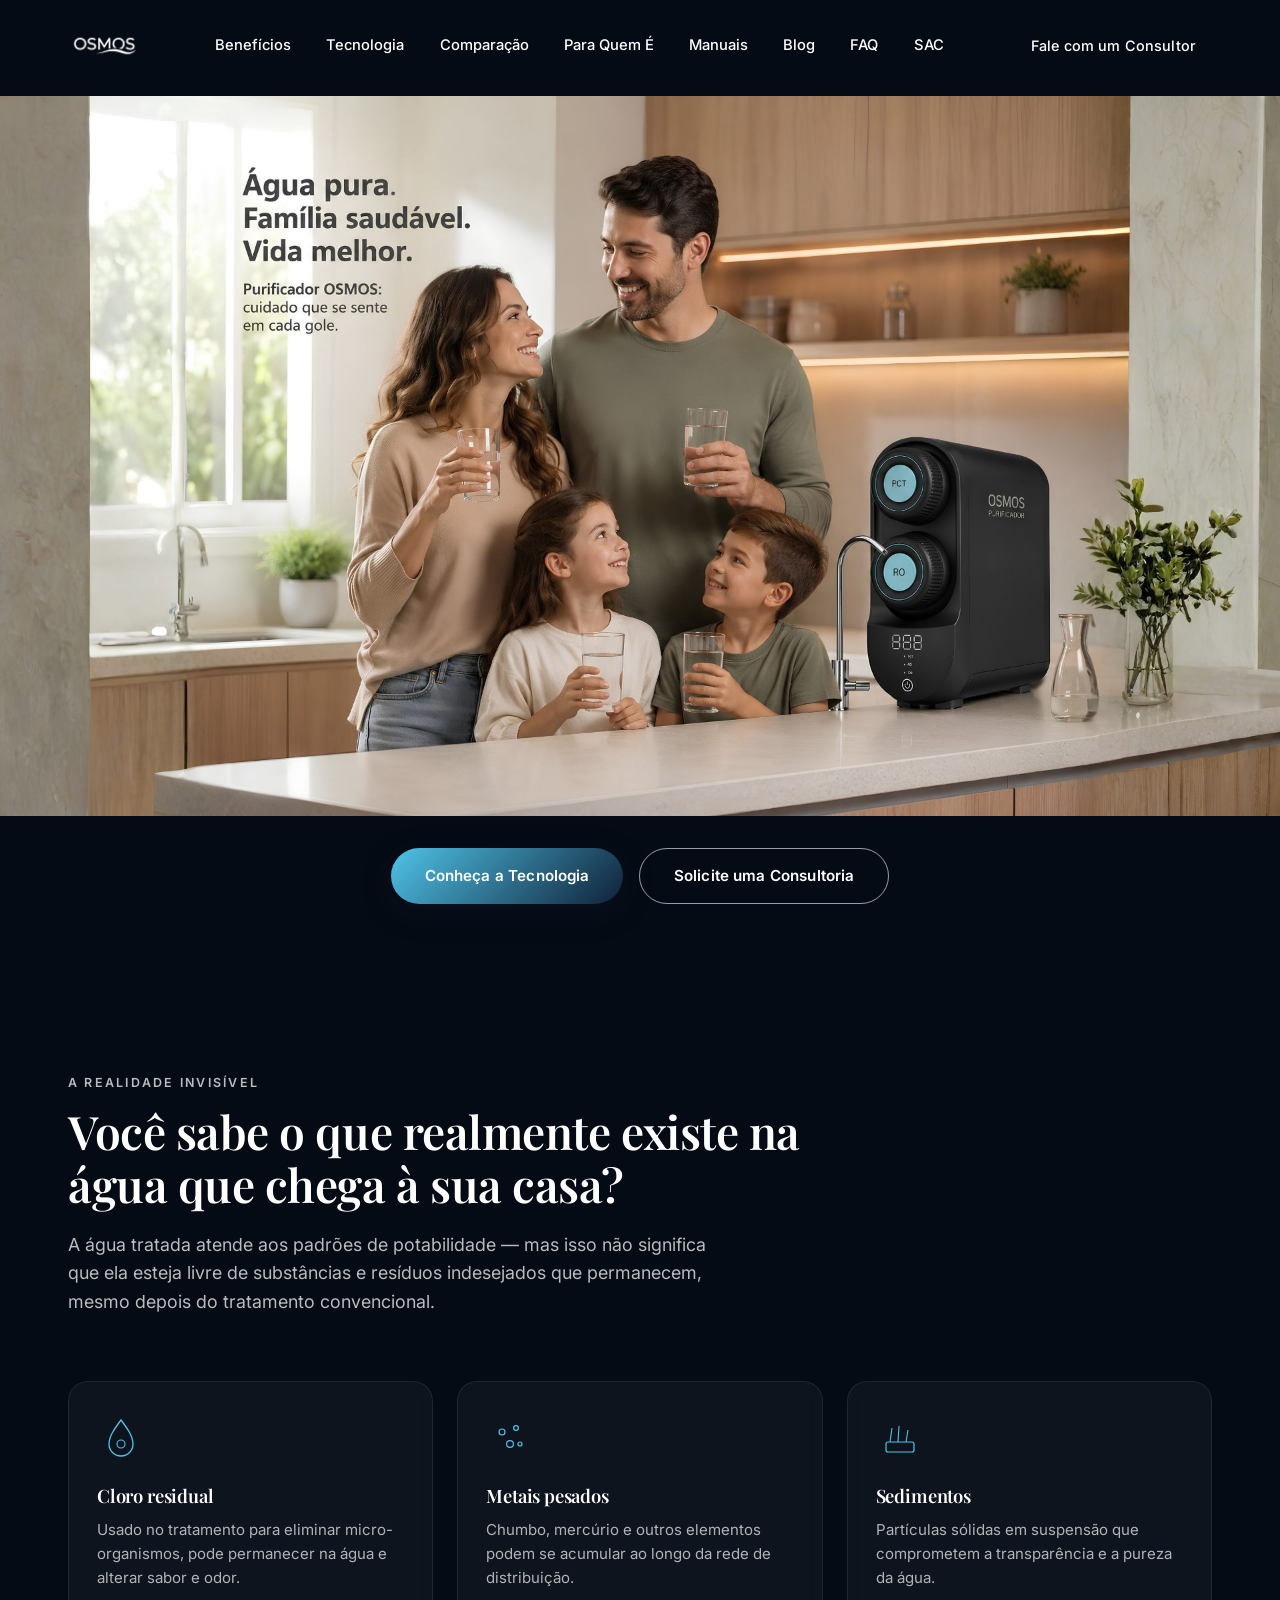
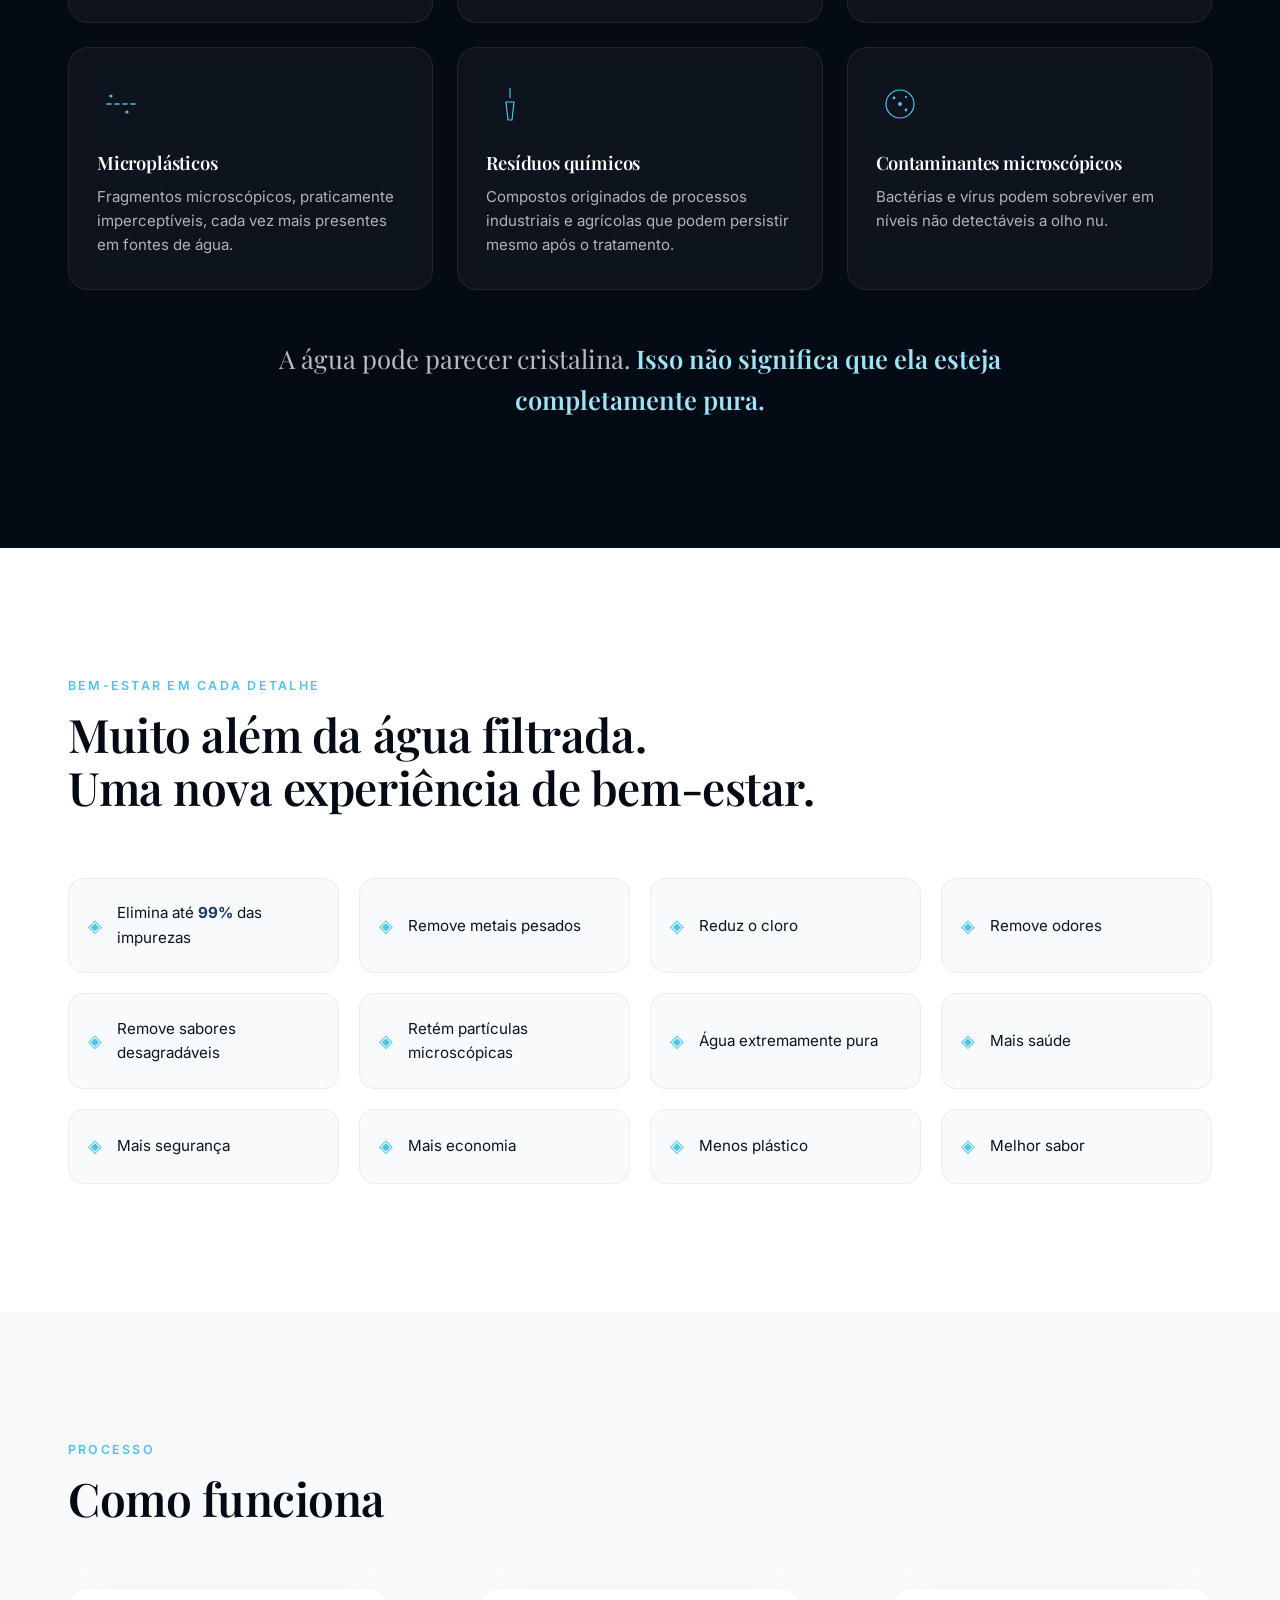
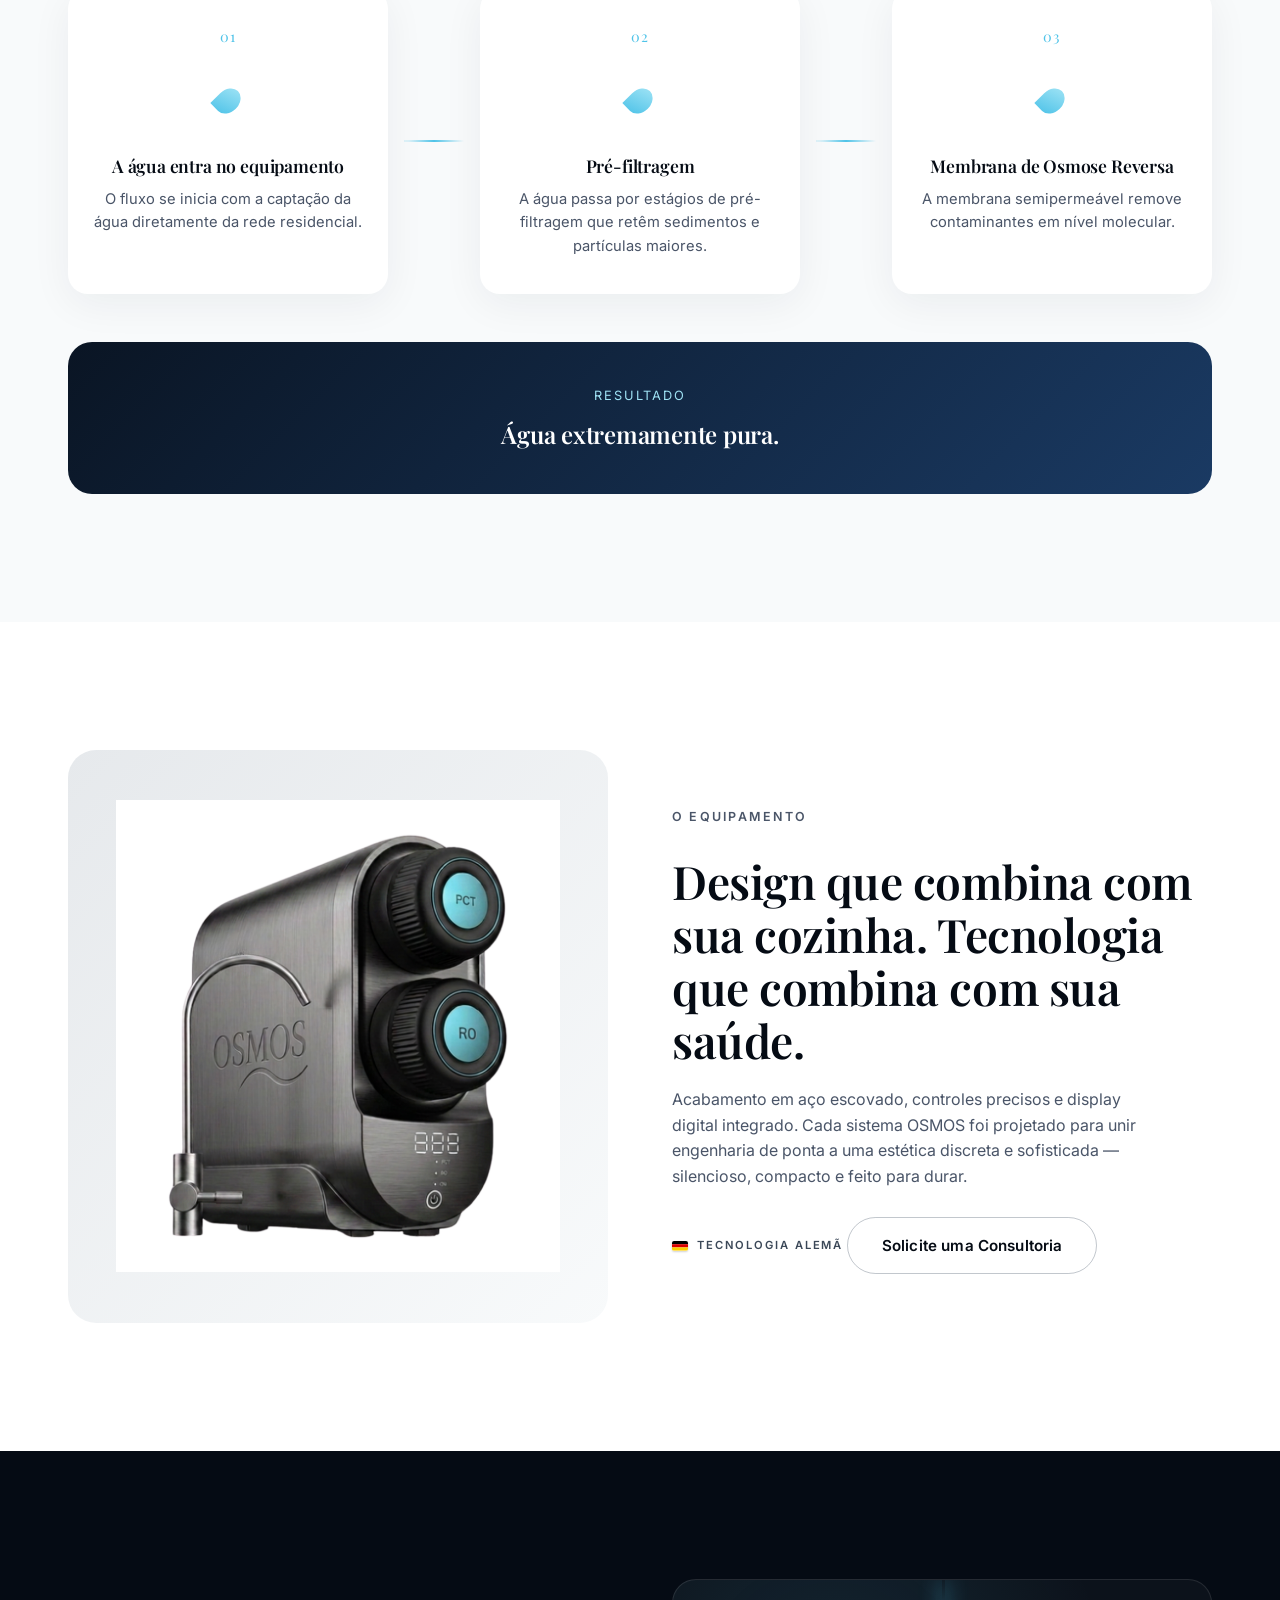
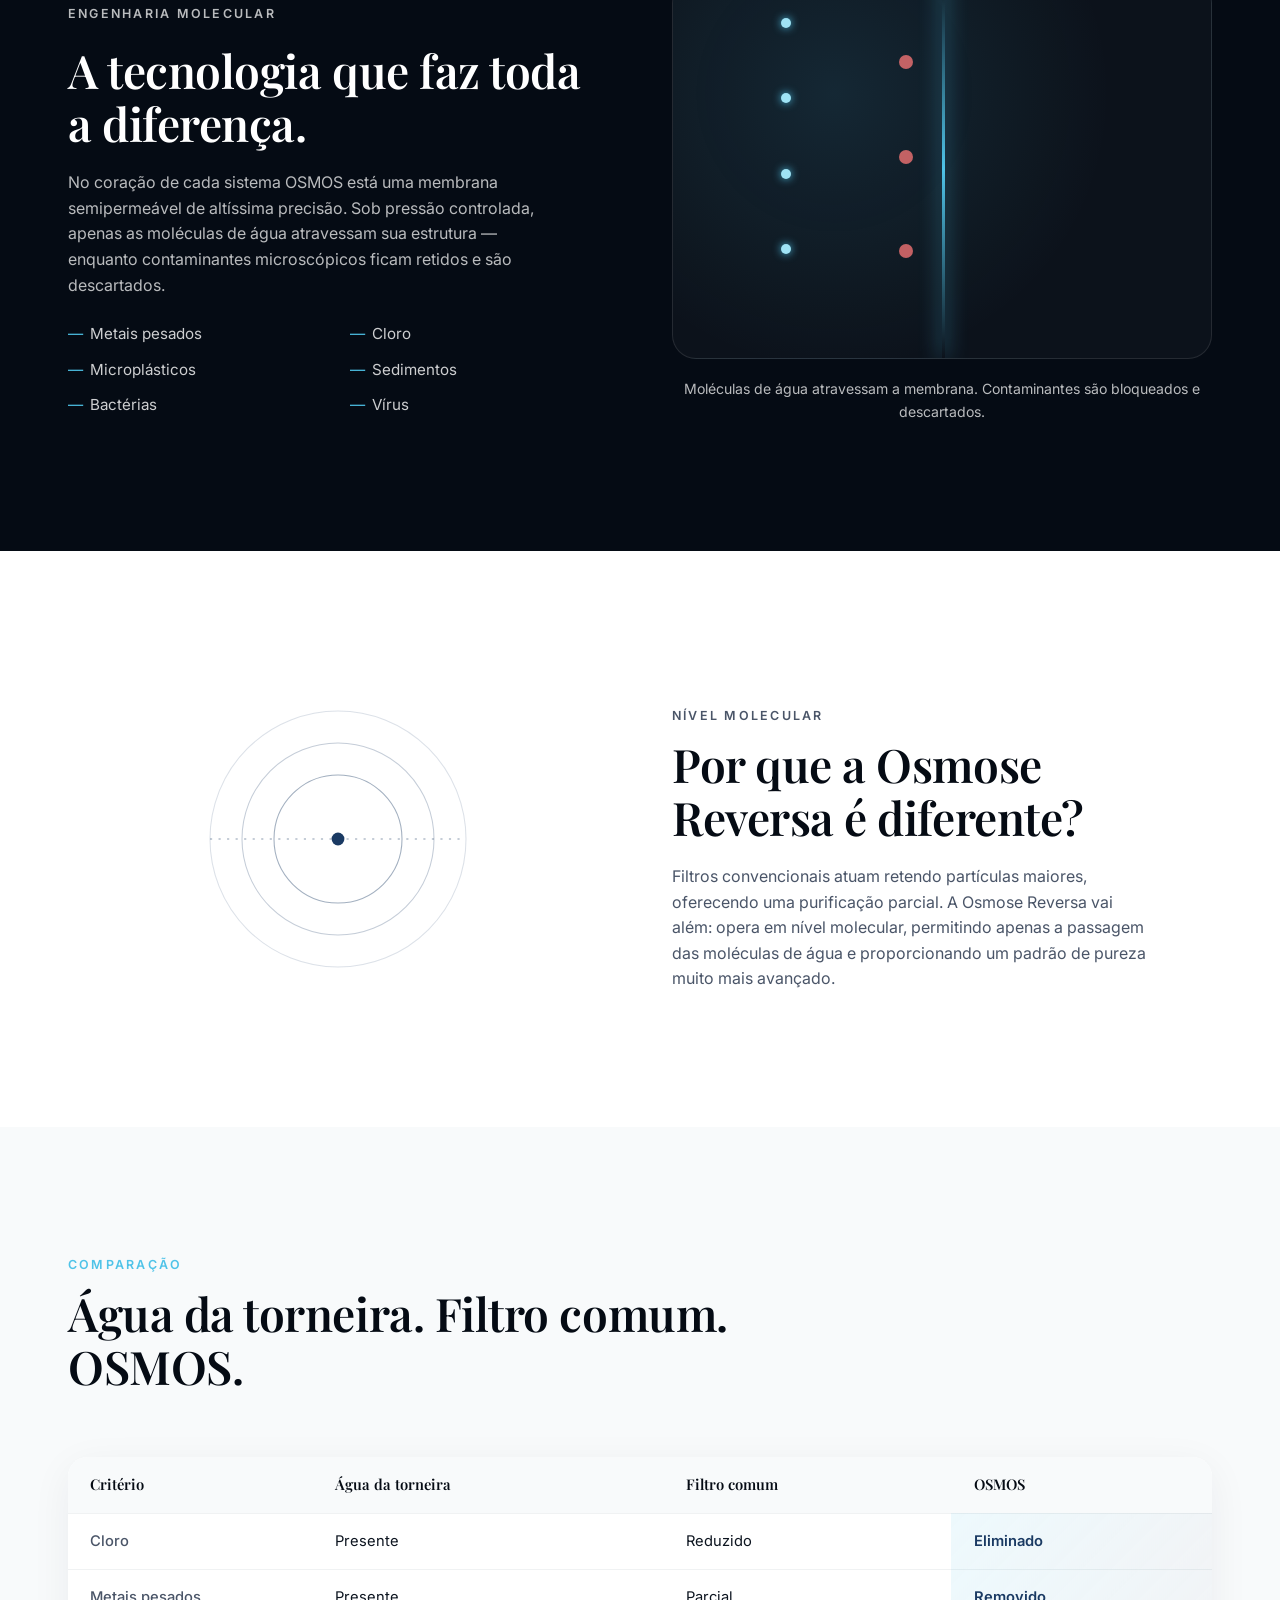
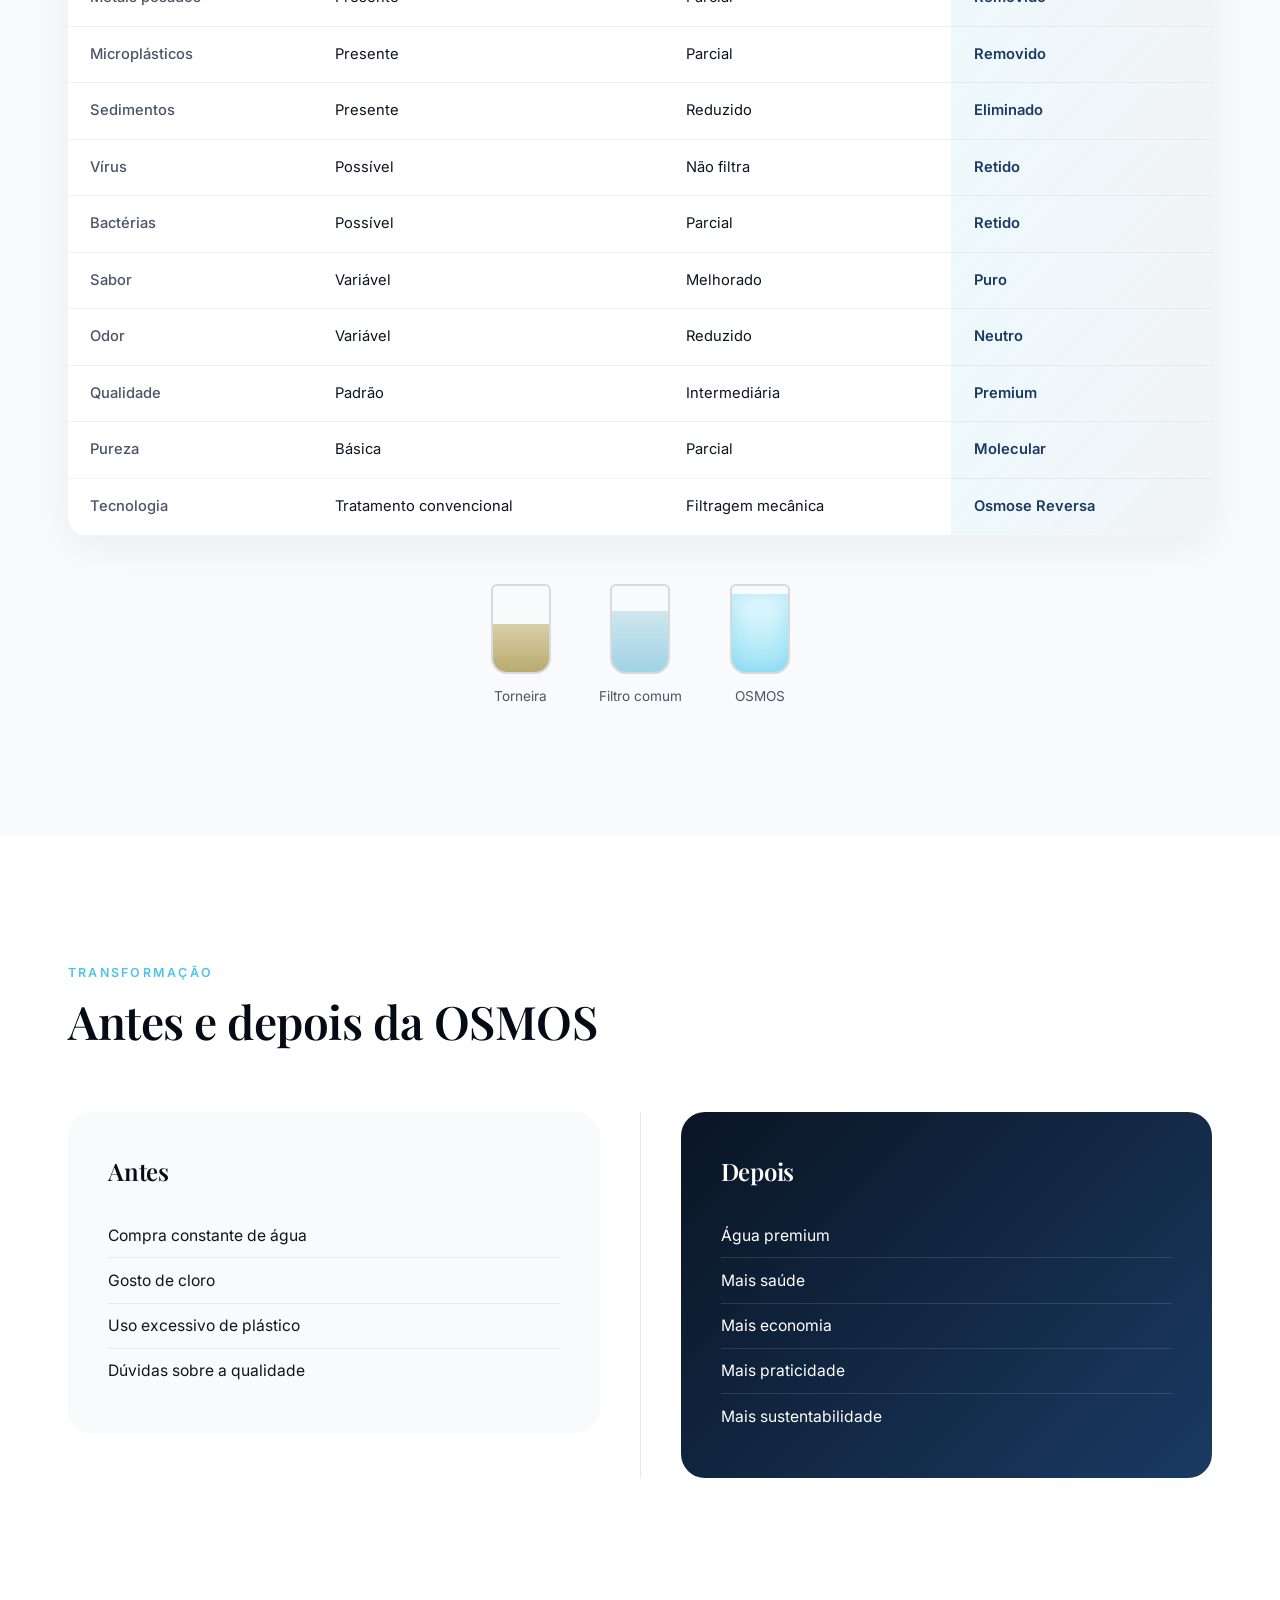
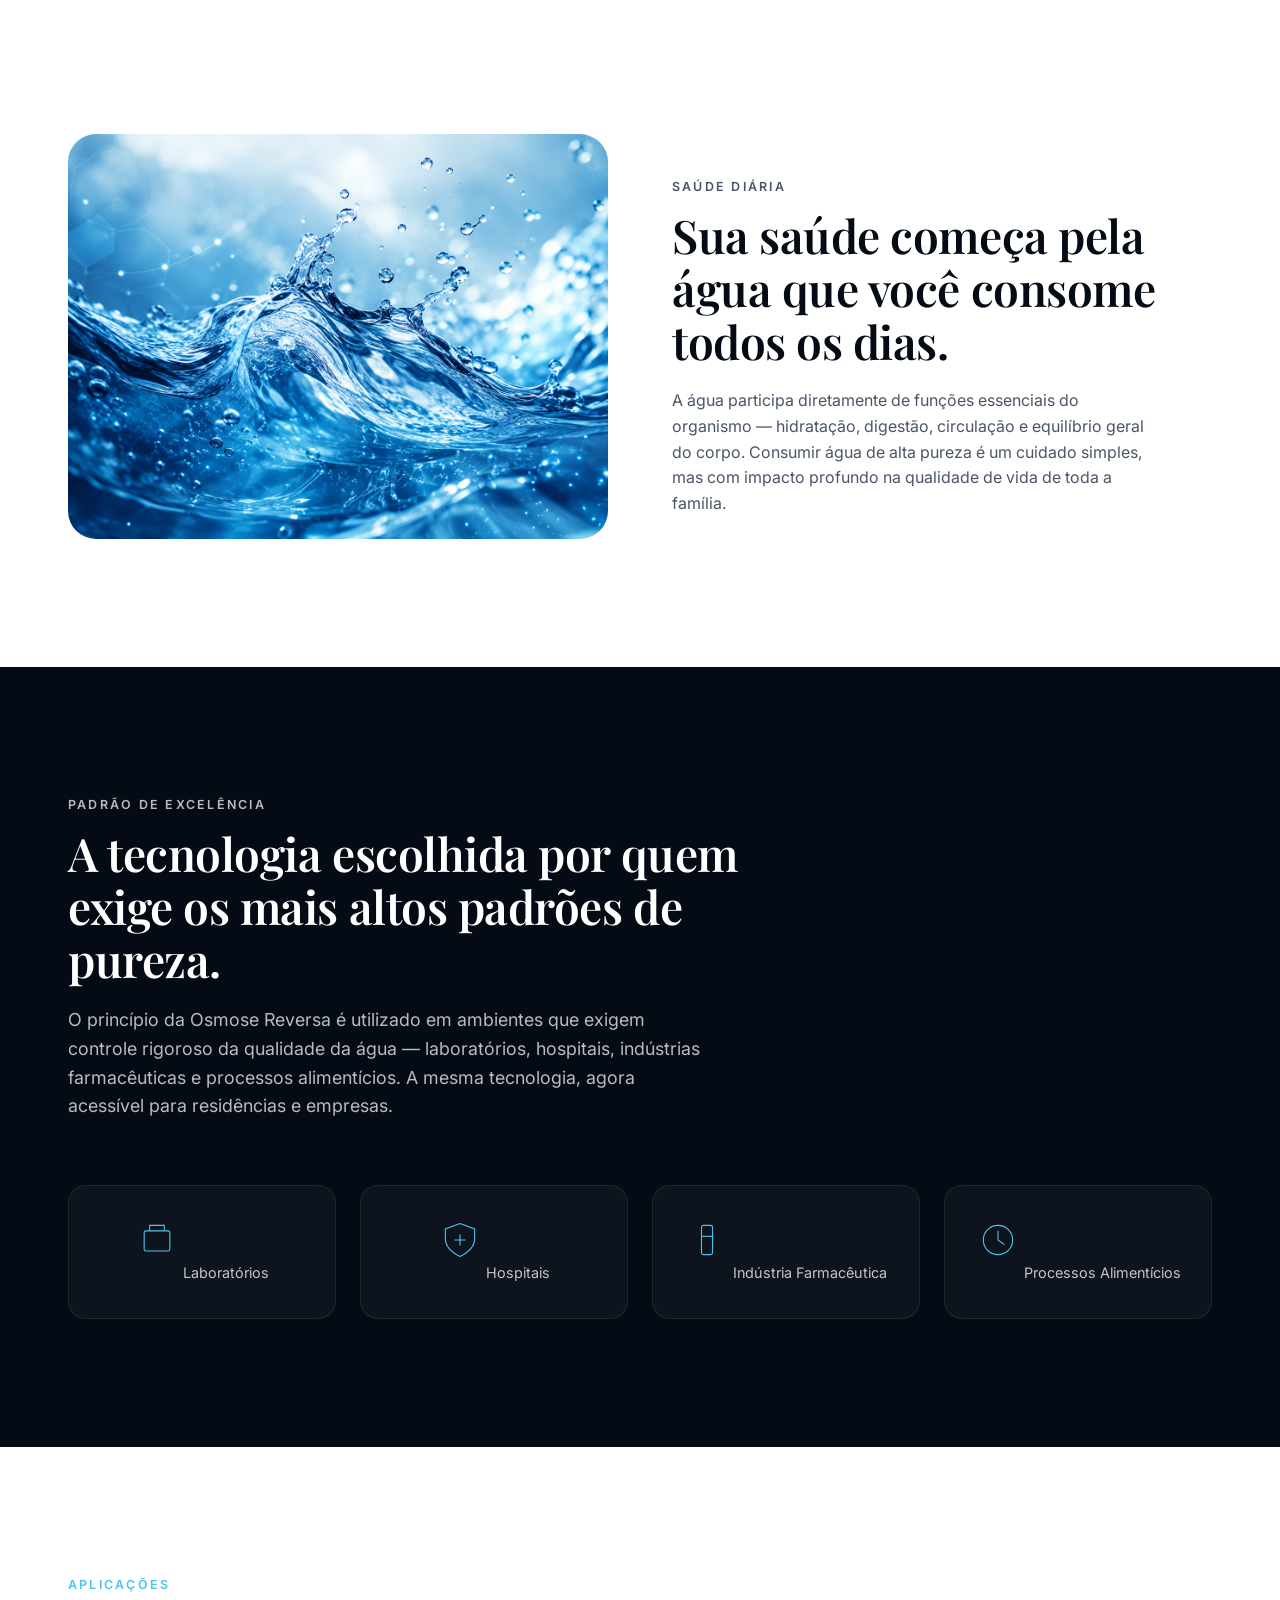
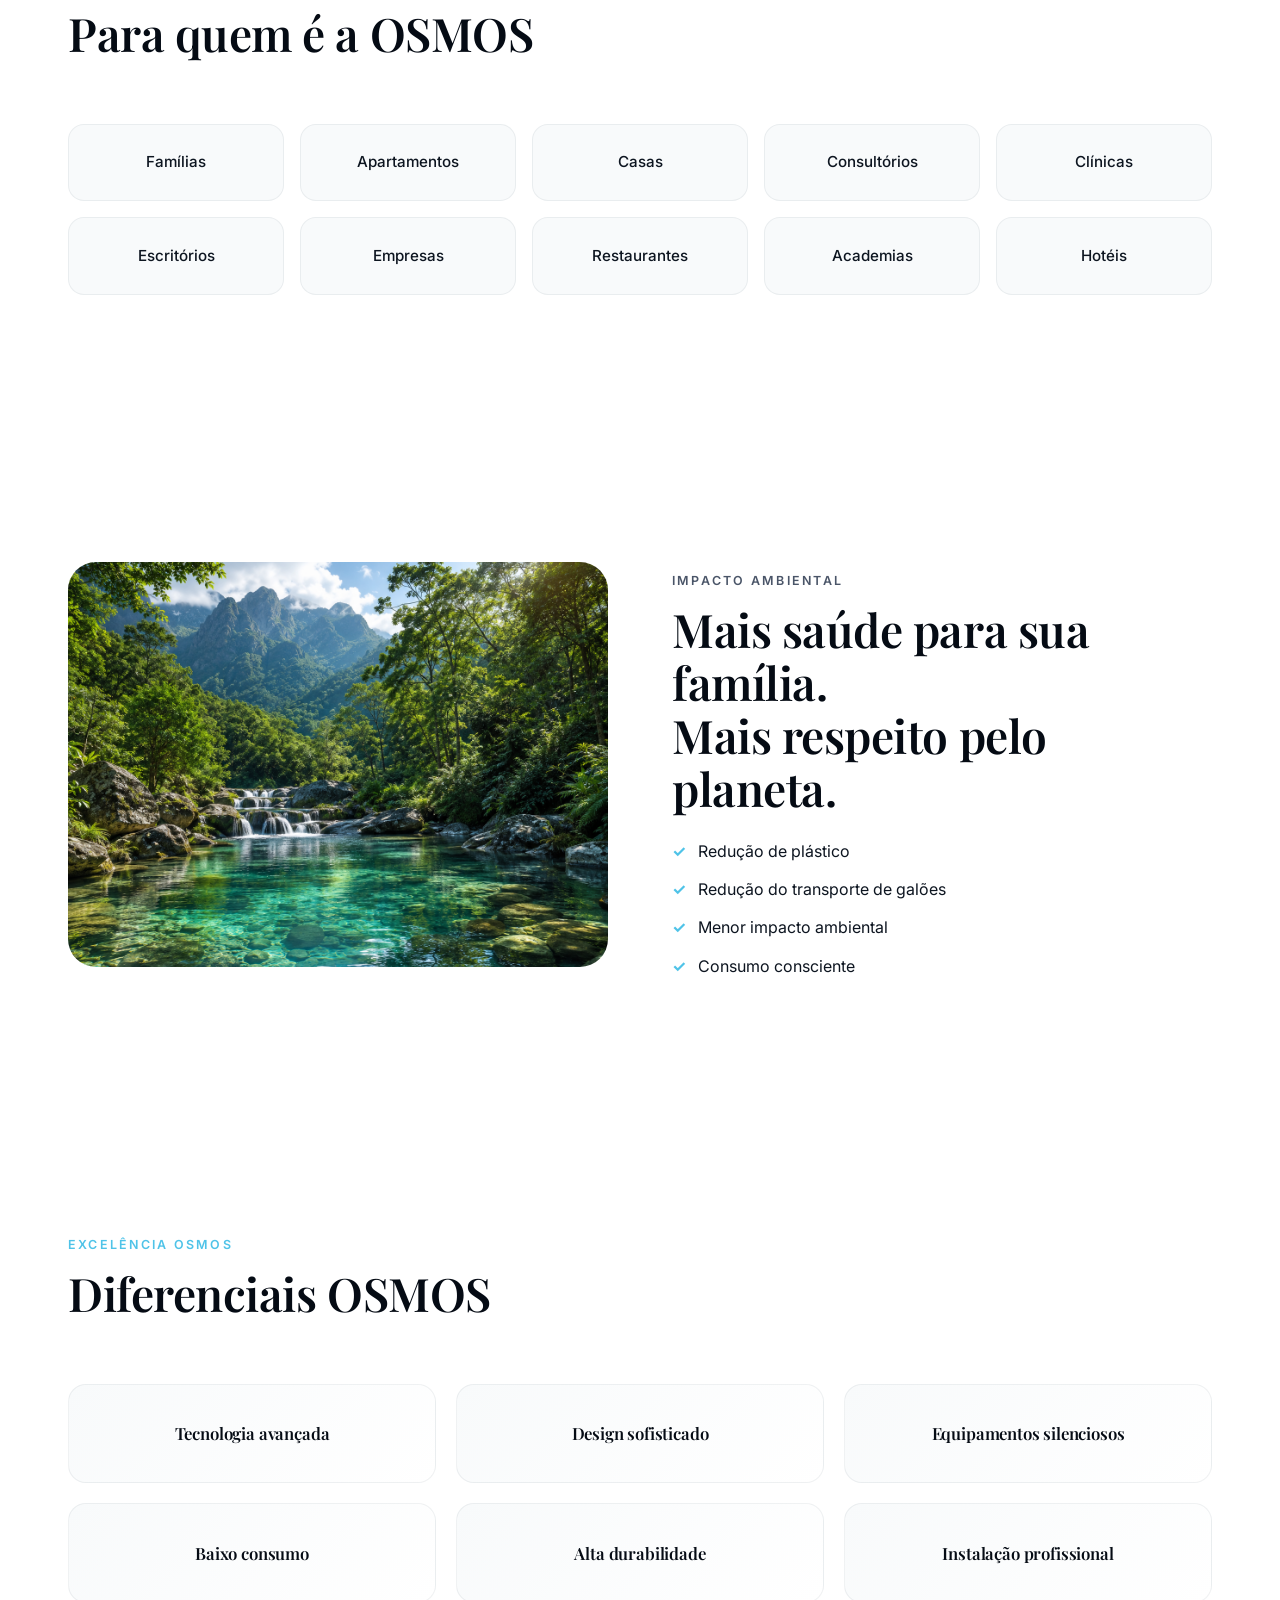
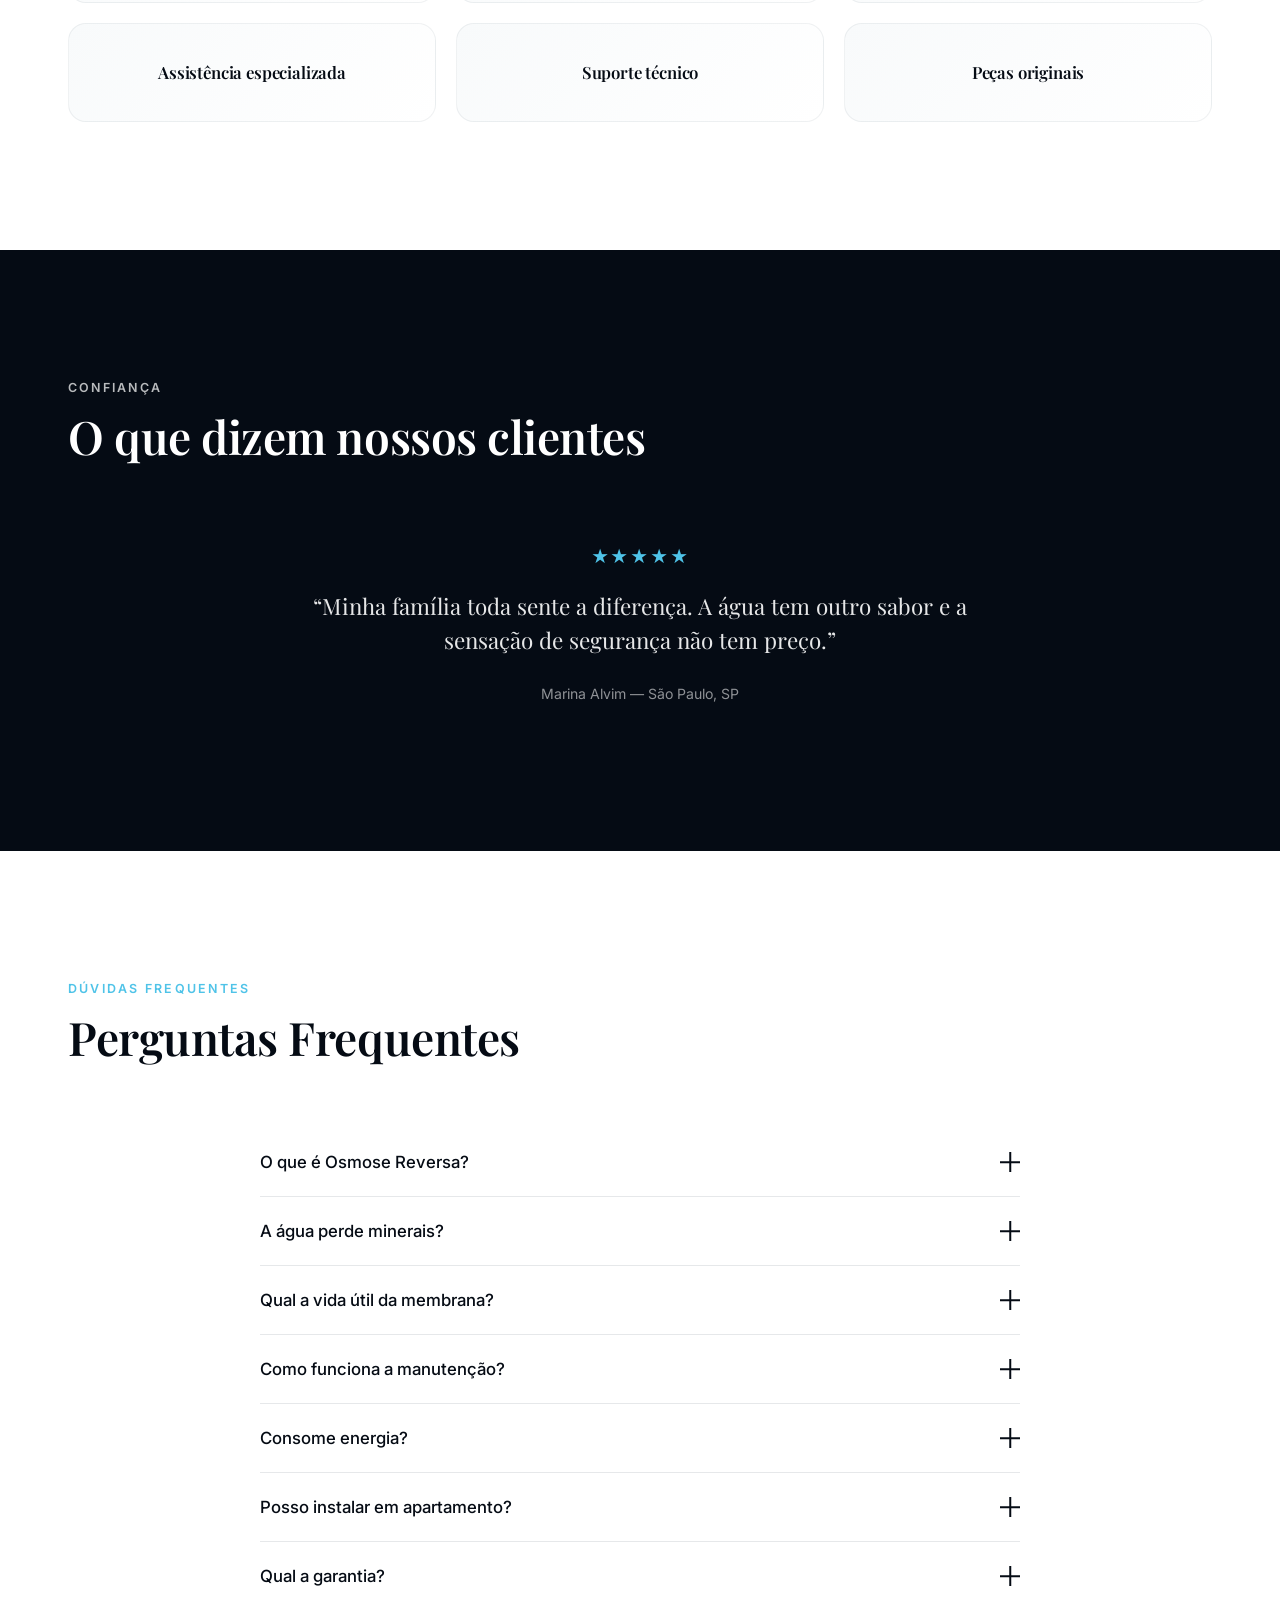
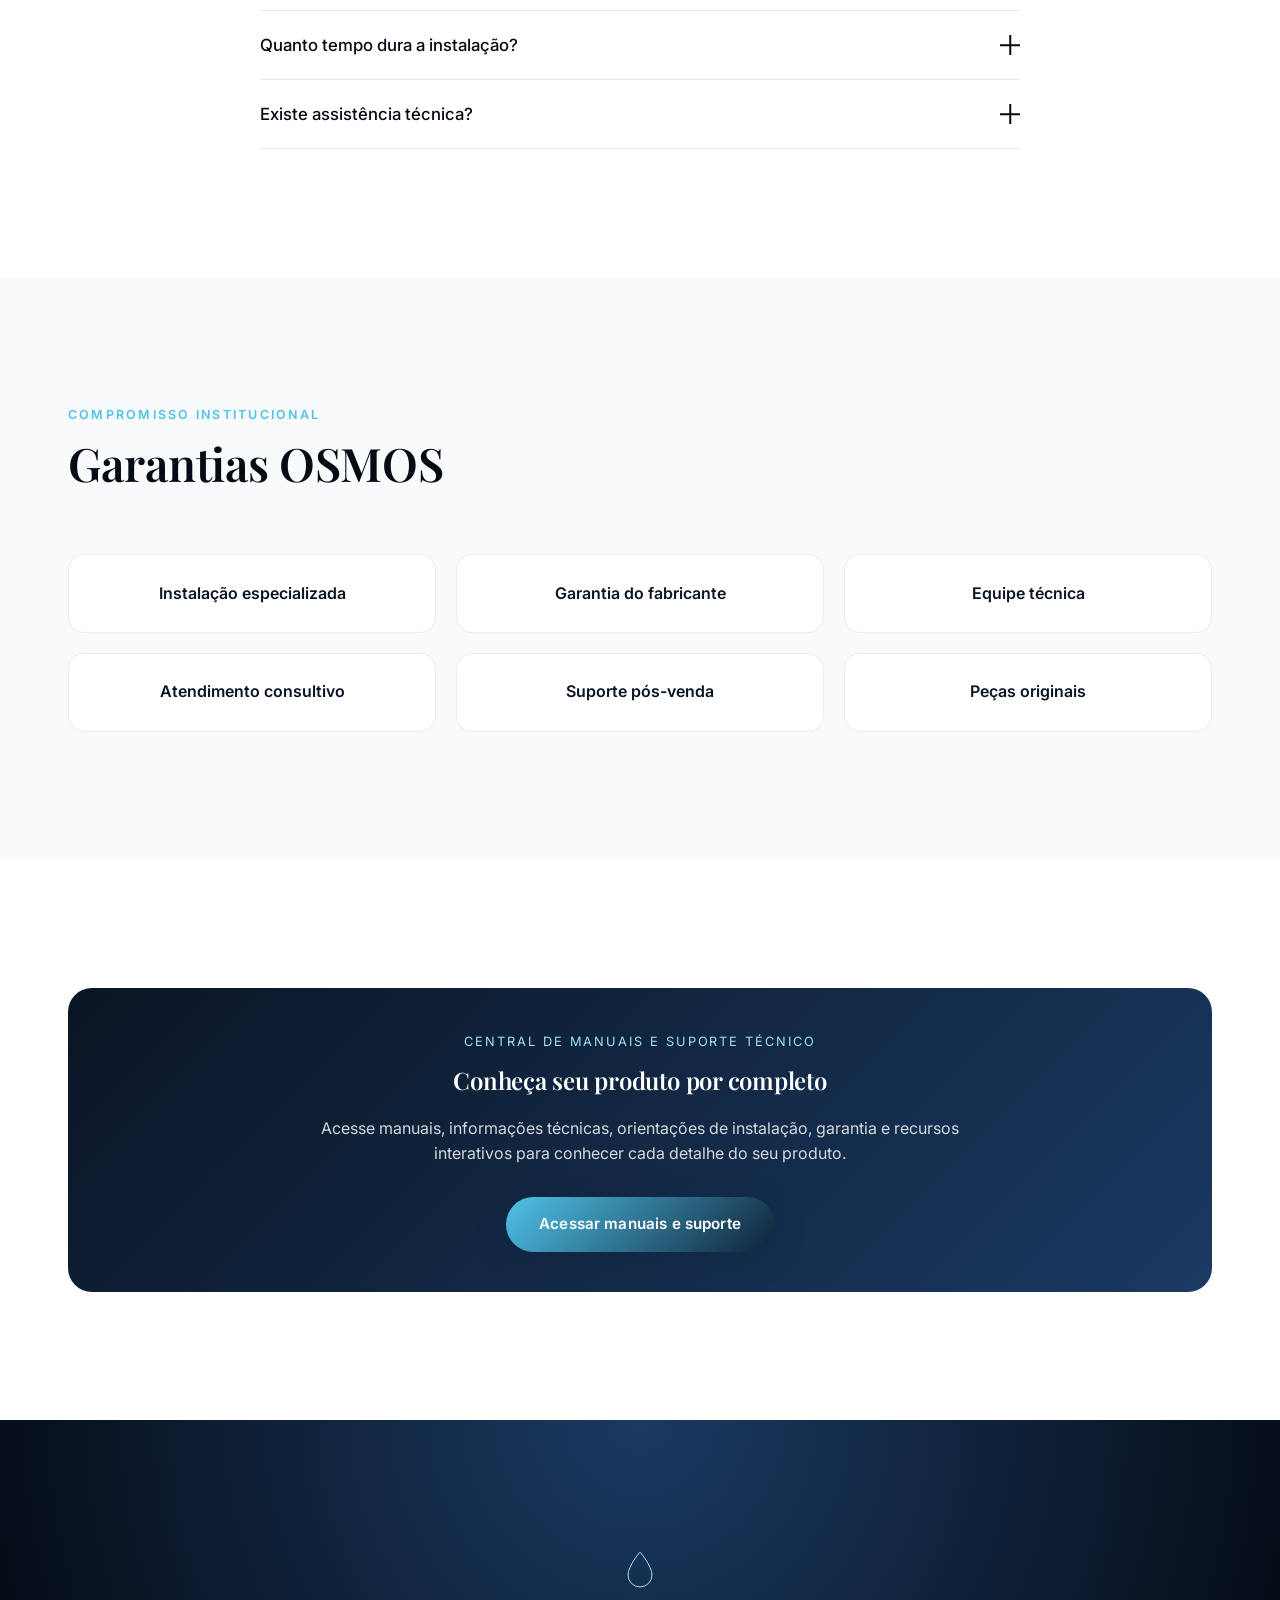
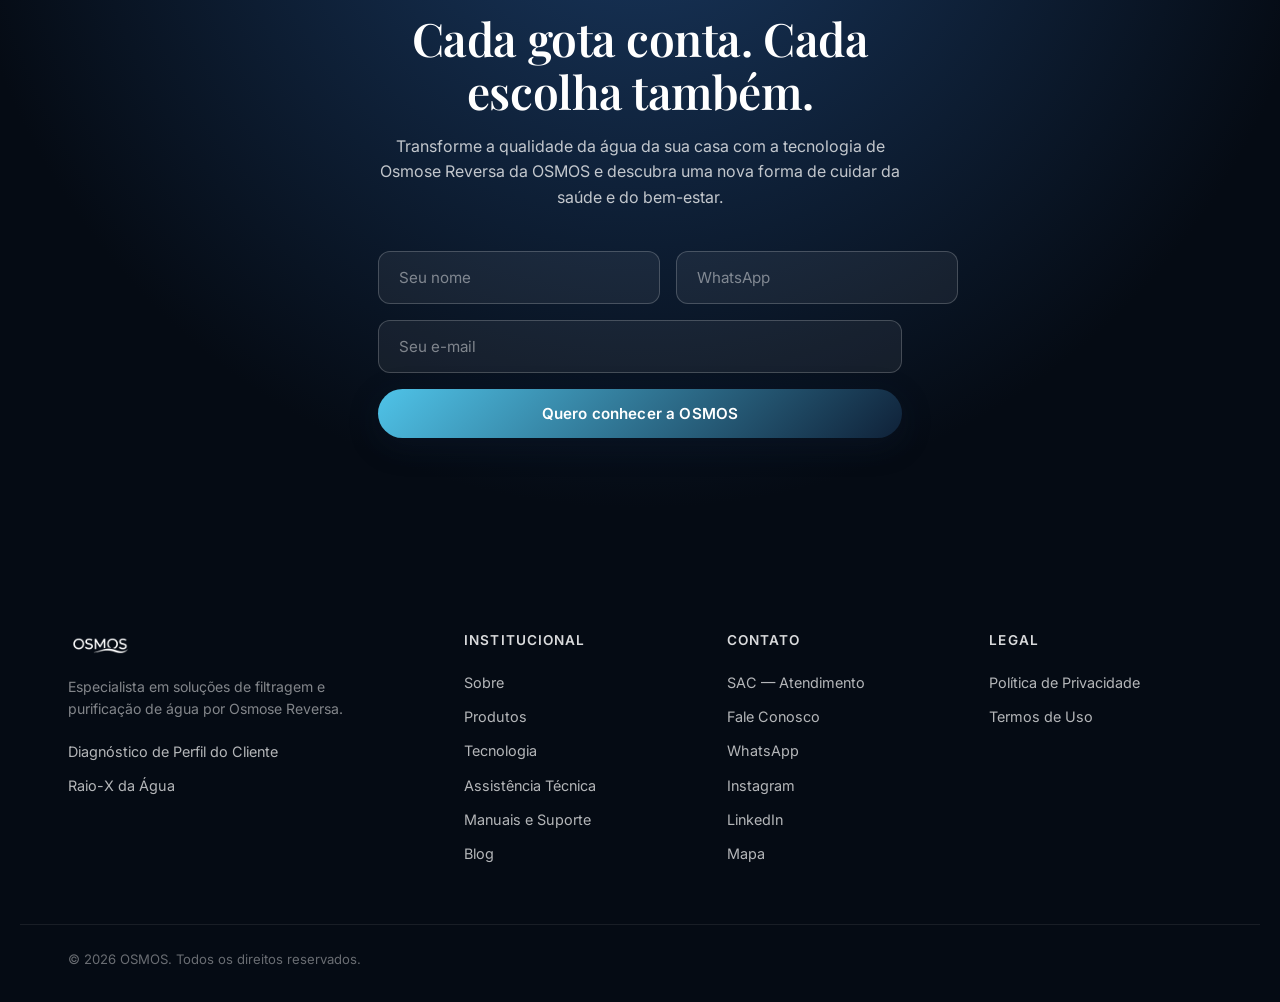
<file: index.html>
<!DOCTYPE html>
<html lang="pt-BR">
<head>
<meta charset="UTF-8">
<meta name="viewport" content="width=device-width, initial-scale=1.0">
<title>OSMOS | Osmose Reversa Premium para Água Pura</title>
<meta name="description" content="Tecnologia de Osmose Reversa premium. Purificação avançada que elimina até 99% das impurezas da água. Solicite uma consultoria OSMOS.">
<meta name="keywords" content="Osmose Reversa, Purificação de Água, Água Premium, Purificador de Água, Filtragem Avançada, Água Cristalina, Água Segura">
<meta name="author" content="OSMOS">
<link rel="canonical" href="https://osmoslife.com.br/">

<!-- Open Graph -->
<meta property="og:type" content="website">
<meta property="og:site_name" content="OSMOS">
<meta property="og:title" content="OSMOS | Osmose Reversa Premium para Água Pura">
<meta property="og:description" content="Descubra como a tecnologia de Osmose Reversa transforma a água da sua casa em saúde, bem-estar e segurança.">
<meta property="og:image" content="assets/img/marca/osmos-produto-logo.png">
<meta property="og:url" content="https://osmoslife.com.br/">
<meta property="og:locale" content="pt_BR">

<meta name="twitter:card" content="summary_large_image">
<meta name="twitter:title" content="OSMOS | Osmose Reversa Premium para Água Pura">
<meta name="twitter:description" content="Água pura. Saúde verdadeira. Segurança em cada gota.">
<meta name="twitter:image" content="assets/img/marca/osmos-produto-logo.png">

<link rel="icon" href="assets/img/marca/osmos-logo.png">
<link rel="preconnect" href="https://fonts.googleapis.com">
<link rel="preconnect" href="https://fonts.gstatic.com" crossorigin>
<link href="https://fonts.googleapis.com/css2?family=Playfair+Display:wght@400;500;600;700&family=Inter:wght@300;400;500;600;700&display=swap" rel="stylesheet">
<link rel="stylesheet" href="css/styles.css">
<link rel="preload" as="image" href="assets/img/site/hero-familia-mobile.jpg" type="image/jpeg" media="(max-width: 768px)" fetchpriority="high">
<link rel="preload" as="image" href="assets/img/site/hero-familia.jpg" type="image/jpeg" media="(min-width: 769px)" fetchpriority="high">

<script type="application/ld+json">
{
  "@context": "https://schema.org",
  "@type": "Organization",
  "name": "OSMOS",
  "url": "https://osmoslife.com.br/",
  "logo": "assets/img/marca/osmos-produto-logo.png",
  "description": "Especialista em soluções de filtragem e purificação de água por Osmose Reversa.",
  "sameAs": [
    "https://www.instagram.com/osmos",
    "https://www.linkedin.com/company/osmos"
  ]
}
</script>
<script type="application/ld+json">
{
  "@context": "https://schema.org",
  "@type": "Product",
  "name": "Sistema de Purificação OSMOS",
  "brand": { "@type": "Brand", "name": "OSMOS" },
  "description": "Sistema premium de Osmose Reversa que elimina até 99% das impurezas da água, incluindo cloro, metais pesados, sedimentos e microplásticos.",
  "image": "assets/img/marca/osmos-produto-logo.png",
  "category": "Purificador de Água"
}
</script>
</head>
<body>

<a href="#main" class="skip-link">Pular para o conteúdo</a>

<!-- HEADER -->
<header class="site-header" id="site-header">
  <div class="container header-inner">
    <a href="#main" class="logo" aria-label="OSMOS - Página inicial">
      <img src="assets/img/marca/osmos-logo.png" alt="OSMOS" class="logo-img" width="624" height="280">
    </a>

    <nav class="main-nav" aria-label="Navegação principal">
      <ul>
        <li><a href="#beneficios">Benefícios</a></li>
        <li><a href="#tecnologia">Tecnologia</a></li>
        <li><a href="#comparacao">Comparação</a></li>
        <li><a href="#para-quem">Para Quem É</a></li>
        <li><a href="/manuais">Manuais</a></li>
        <li><a href="/blog">Blog</a></li>
        <li><a href="#faq">FAQ</a></li>
        <li><a href="sac.html">SAC</a></li>
      </ul>
    </nav>

    <div class="header-actions">
      <a href="#contato" class="btn btn-ghost">Fale com um Consultor</a>
      <button class="nav-toggle" id="navToggle" aria-label="Abrir menu" aria-expanded="false" aria-controls="mobileMenu">
        <span></span><span></span><span></span>
      </button>
    </div>
  </div>

  <div class="mobile-menu" id="mobileMenu">
    <ul>
      <li><a href="#beneficios">Benefícios</a></li>
      <li><a href="#tecnologia">Tecnologia</a></li>
      <li><a href="#comparacao">Comparação</a></li>
      <li><a href="#para-quem">Para Quem É</a></li>
      <li><a href="/manuais">Manuais e Suporte</a></li>
      <li><a href="/blog">Blog</a></li>
      <li><a href="#faq">FAQ</a></li>
      <li><a href="sac.html">SAC</a></li>
      <li><a href="#contato" class="btn btn-primary">Solicitar Consultoria</a></li>
    </ul>
  </div>
</header>

<main id="main">

  <!-- HERO -->
  <section class="hero" id="hero">
    <div class="hero-media" aria-hidden="true">
      <picture>
        <source media="(max-width: 768px)" srcset="assets/img/site/hero-familia-mobile.jpg" type="image/jpeg">
        <img
          id="heroPhoto"
          class="hero-photo"
          src="assets/img/site/hero-familia.jpg"
          alt="Família sorrindo na cozinha, servindo água filtrada ao lado do purificador OSMOS. Texto na imagem: Água pura. Família saudável. Vida melhor. Purificador OSMOS: cuidado que se sente em cada gole."
          width="1920" height="1080"
          fetchpriority="high"
          decoding="async">
      </picture>
    </div>

    <div class="container hero-content">
      <!-- Título/subtítulo já fazem parte da composição da foto; mantidos aqui
           apenas para leitores de tela e hierarquia de heading (sr-only). -->
      <p class="eyebrow sr-only">Osmose Reversa Residencial</p>
      <h1 class="sr-only">Água pura. Família saudável. Vida melhor.</h1>
      <p class="hero-subtitle sr-only">O purificador OSMOS elimina até 99% das impurezas da água da torneira — para sua família sentir a diferença em cada copo.</p>
      <div class="hero-actions fade-up">
        <a href="#tecnologia" class="btn btn-primary">Conheça a Tecnologia</a>
        <a href="#contato" class="btn btn-outline">Solicite uma Consultoria</a>
      </div>
    </div>
  </section>

  <!-- O PROBLEMA -->
  <section class="section section-dark" id="problema">
    <div class="container">
      <div class="section-head">
        <p class="eyebrow">A realidade invisível</p>
        <h2>Você sabe o que realmente existe na água que chega à sua casa?</h2>
        <p class="section-lead">A água tratada atende aos padrões de potabilidade — mas isso não significa que ela esteja livre de substâncias e resíduos indesejados que permanecem, mesmo depois do tratamento convencional.</p>
      </div>

      <div class="problem-grid">
        <article class="problem-card">
          <div class="problem-icon" aria-hidden="true">
            <svg viewBox="0 0 48 48" fill="none"><path d="M24 6c6 8 12 16 12 24a12 12 0 01-24 0c0-8 6-16 12-24z" stroke="currentColor" stroke-width="1.3"/><circle cx="24" cy="30" r="4" stroke="currentColor" stroke-width="1.1"/></svg>
          </div>
          <h3>Cloro residual</h3>
          <p>Usado no tratamento para eliminar micro-organismos, pode permanecer na água e alterar sabor e odor.</p>
        </article>

        <article class="problem-card">
          <div class="problem-icon" aria-hidden="true">
            <svg viewBox="0 0 48 48" fill="none"><circle cx="16" cy="18" r="3" stroke="currentColor" stroke-width="1.2"/><circle cx="30" cy="14" r="2.4" stroke="currentColor" stroke-width="1.2"/><circle cx="24" cy="30" r="3.4" stroke="currentColor" stroke-width="1.2"/><circle cx="34" cy="30" r="2" stroke="currentColor" stroke-width="1.2"/></svg>
          </div>
          <h3>Metais pesados</h3>
          <p>Chumbo, mercúrio e outros elementos podem se acumular ao longo da rede de distribuição.</p>
        </article>

        <article class="problem-card">
          <div class="problem-icon" aria-hidden="true">
            <svg viewBox="0 0 48 48" fill="none"><rect x="10" y="28" width="28" height="10" rx="2" stroke="currentColor" stroke-width="1.2"/><path d="M14 28l2-14M22 28l1-16M30 28l2-12" stroke="currentColor" stroke-width="1.1"/></svg>
          </div>
          <h3>Sedimentos</h3>
          <p>Partículas sólidas em suspensão que comprometem a transparência e a pureza da água.</p>
        </article>

        <article class="problem-card">
          <div class="problem-icon" aria-hidden="true">
            <svg viewBox="0 0 48 48" fill="none"><path d="M10 24h4M18 24h4M26 24h4M34 24h4" stroke="currentColor" stroke-width="1.4" stroke-linecap="round"/><circle cx="14" cy="16" r="1.6" fill="currentColor"/><circle cx="30" cy="32" r="1.6" fill="currentColor"/></svg>
          </div>
          <h3>Microplásticos</h3>
          <p>Fragmentos microscópicos, praticamente imperceptíveis, cada vez mais presentes em fontes de água.</p>
        </article>

        <article class="problem-card">
          <div class="problem-icon" aria-hidden="true">
            <svg viewBox="0 0 48 48" fill="none"><path d="M24 8v10M20 22h8l-2 18h-4l-2-18z" stroke="currentColor" stroke-width="1.2"/></svg>
          </div>
          <h3>Resíduos químicos</h3>
          <p>Compostos originados de processos industriais e agrícolas que podem persistir mesmo após o tratamento.</p>
        </article>

        <article class="problem-card">
          <div class="problem-icon" aria-hidden="true">
            <svg viewBox="0 0 48 48" fill="none"><circle cx="24" cy="24" r="14" stroke="currentColor" stroke-width="1.2"/><circle cx="24" cy="24" r="2" fill="currentColor"/><circle cx="18" cy="18" r="1.4" fill="currentColor"/><circle cx="30" cy="30" r="1.4" fill="currentColor"/><circle cx="30" cy="17" r="1.1" fill="currentColor"/></svg>
          </div>
          <h3>Contaminantes microscópicos</h3>
          <p>Bactérias e vírus podem sobreviver em níveis não detectáveis a olho nu.</p>
        </article>
      </div>

      <p class="problem-highlight">A água pode parecer cristalina. <span>Isso não significa que ela esteja completamente pura.</span></p>
    </div>
  </section>

  <!-- BENEFÍCIOS -->
  <section class="section" id="beneficios">
    <div class="container">
      <div class="section-head">
        <p class="eyebrow">Bem-estar em cada detalhe</p>
        <h2>Muito além da água filtrada.<br>Uma nova experiência de bem-estar.</h2>
      </div>

      <div class="benefits-grid">
        <div class="benefit-item"><span class="benefit-icon">◈</span><p>Elimina até <strong>99%</strong> das impurezas</p></div>
        <div class="benefit-item"><span class="benefit-icon">◈</span><p>Remove metais pesados</p></div>
        <div class="benefit-item"><span class="benefit-icon">◈</span><p>Reduz o cloro</p></div>
        <div class="benefit-item"><span class="benefit-icon">◈</span><p>Remove odores</p></div>
        <div class="benefit-item"><span class="benefit-icon">◈</span><p>Remove sabores desagradáveis</p></div>
        <div class="benefit-item"><span class="benefit-icon">◈</span><p>Retém partículas microscópicas</p></div>
        <div class="benefit-item"><span class="benefit-icon">◈</span><p>Água extremamente pura</p></div>
        <div class="benefit-item"><span class="benefit-icon">◈</span><p>Mais saúde</p></div>
        <div class="benefit-item"><span class="benefit-icon">◈</span><p>Mais segurança</p></div>
        <div class="benefit-item"><span class="benefit-icon">◈</span><p>Mais economia</p></div>
        <div class="benefit-item"><span class="benefit-icon">◈</span><p>Menos plástico</p></div>
        <div class="benefit-item"><span class="benefit-icon">◈</span><p>Melhor sabor</p></div>
      </div>
    </div>
  </section>

  <!-- COMO FUNCIONA -->
  <section class="section section-tint" id="como-funciona">
    <div class="container">
      <div class="section-head">
        <p class="eyebrow">Processo</p>
        <h2>Como funciona</h2>
      </div>

      <div class="steps-flow">
        <div class="step-card">
          <span class="step-number">01</span>
          <div class="step-visual" aria-hidden="true"><span class="flow-drop"></span></div>
          <h3>A água entra no equipamento</h3>
          <p>O fluxo se inicia com a captação da água diretamente da rede residencial.</p>
        </div>

        <div class="step-connector" aria-hidden="true"><span class="flow-line"></span></div>

        <div class="step-card">
          <span class="step-number">02</span>
          <div class="step-visual" aria-hidden="true"><span class="flow-drop"></span></div>
          <h3>Pré-filtragem</h3>
          <p>A água passa por estágios de pré-filtragem que retêm sedimentos e partículas maiores.</p>
        </div>

        <div class="step-connector" aria-hidden="true"><span class="flow-line"></span></div>

        <div class="step-card">
          <span class="step-number">03</span>
          <div class="step-visual" aria-hidden="true"><span class="flow-drop"></span></div>
          <h3>Membrana de Osmose Reversa</h3>
          <p>A membrana semipermeável remove contaminantes em nível molecular.</p>
        </div>
      </div>

      <div class="result-banner">
        <span>Resultado</span>
        <h3>Água extremamente pura.</h3>
      </div>
    </div>
  </section>

  <!-- PRODUTO -->
  <section class="section" id="produto">
    <div class="container product-layout">
      <div class="product-image">
        <img src="assets/img/site/osmos-produto-equipamento.png" alt="Sistema de purificação OSMOS por Osmose Reversa" loading="lazy" class="product-crop" width="810" height="860">
      </div>
      <div class="product-text">
        <p class="eyebrow">O equipamento</p>
        <h2>Design que combina com sua cozinha. Tecnologia que combina com sua saúde.</h2>
        <p>Acabamento em aço escovado, controles precisos e display digital integrado. Cada sistema OSMOS foi projetado para unir engenharia de ponta a uma estética discreta e sofisticada — silencioso, compacto e feito para durar.</p>

        <!-- Selo: origem da tecnologia (não indica local de fabricação) -->
        <div class="de-tech-seal">
          <span class="de-tech-flag" aria-hidden="true">
            <svg viewBox="0 0 20 12" role="img">
              <rect width="20" height="4" y="0" fill="#000000"/>
              <rect width="20" height="4" y="4" fill="#DD0000"/>
              <rect width="20" height="4" y="8" fill="#FFCE00"/>
            </svg>
          </span>
          <span class="de-tech-label">Tecnologia alemã</span>
        </div>

        <a href="#contato" class="btn btn-outline btn-outline-dark">Solicite uma Consultoria</a>
      </div>
    </div>
  </section>

  <!-- CORAÇÃO DA TECNOLOGIA -->
  <section class="section section-dark" id="tecnologia">
    <div class="container tech-layout">
      <div class="tech-text">
        <p class="eyebrow">Engenharia molecular</p>
        <h2>A tecnologia que faz toda a diferença.</h2>
        <p>No coração de cada sistema OSMOS está uma membrana semipermeável de altíssima precisão. Sob pressão controlada, apenas as moléculas de água atravessam sua estrutura — enquanto contaminantes microscópicos ficam retidos e são descartados.</p>
        <ul class="tech-list">
          <li>Metais pesados</li>
          <li>Cloro</li>
          <li>Microplásticos</li>
          <li>Sedimentos</li>
          <li>Bactérias</li>
          <li>Vírus</li>
        </ul>
      </div>

      <div class="membrane-visual" aria-hidden="true">
        <div class="membrane-frame">
          <div class="membrane-line"></div>
          <span class="molecule molecule-clean" style="--d:0"></span>
          <span class="molecule molecule-clean" style="--d:1"></span>
          <span class="molecule molecule-clean" style="--d:2"></span>
          <span class="molecule molecule-clean" style="--d:3"></span>
          <span class="molecule molecule-blocked" style="--d:0"></span>
          <span class="molecule molecule-blocked" style="--d:1"></span>
          <span class="molecule molecule-blocked" style="--d:2"></span>
        </div>
        <p class="membrane-caption">Moléculas de água atravessam a membrana. Contaminantes são bloqueados e descartados.</p>
      </div>
    </div>
  </section>

  <!-- POR QUE A OSMOSE REVERSA É DIFERENTE -->
  <section class="section" id="diferenca">
    <div class="container split-layout">
      <div class="split-visual" aria-hidden="true">
        <svg viewBox="0 0 300 300" fill="none" class="tech-illustration">
          <circle cx="150" cy="150" r="120" stroke="currentColor" stroke-opacity="0.15" stroke-width="1"/>
          <circle cx="150" cy="150" r="90" stroke="currentColor" stroke-opacity="0.25" stroke-width="1"/>
          <circle cx="150" cy="150" r="60" stroke="currentColor" stroke-opacity="0.4" stroke-width="1"/>
          <line x1="30" y1="150" x2="270" y2="150" stroke="currentColor" stroke-opacity="0.5" stroke-width="1" stroke-dasharray="2 6"/>
          <circle cx="150" cy="150" r="6" fill="currentColor"/>
        </svg>
      </div>
      <div class="split-text">
        <p class="eyebrow">Nível molecular</p>
        <h2>Por que a Osmose Reversa é diferente?</h2>
        <p>Filtros convencionais atuam retendo partículas maiores, oferecendo uma purificação parcial. A Osmose Reversa vai além: opera em nível molecular, permitindo apenas a passagem das moléculas de água e proporcionando um padrão de pureza muito mais avançado.</p>
      </div>
    </div>
  </section>

  <!-- COMPARAÇÃO VISUAL -->
  <section class="section section-tint" id="comparacao">
    <div class="container">
      <div class="section-head">
        <p class="eyebrow">Comparação</p>
        <h2>Água da torneira. Filtro comum. OSMOS.</h2>
      </div>

      <div class="compare-table-wrap">
        <table class="compare-table">
          <thead>
            <tr>
              <th scope="col">Critério</th>
              <th scope="col">Água da torneira</th>
              <th scope="col">Filtro comum</th>
              <th scope="col" class="highlight-col">OSMOS</th>
            </tr>
          </thead>
          <tbody>
            <tr><th scope="row">Cloro</th><td>Presente</td><td>Reduzido</td><td class="highlight-col">Eliminado</td></tr>
            <tr><th scope="row">Metais pesados</th><td>Presente</td><td>Parcial</td><td class="highlight-col">Removido</td></tr>
            <tr><th scope="row">Microplásticos</th><td>Presente</td><td>Parcial</td><td class="highlight-col">Removido</td></tr>
            <tr><th scope="row">Sedimentos</th><td>Presente</td><td>Reduzido</td><td class="highlight-col">Eliminado</td></tr>
            <tr><th scope="row">Vírus</th><td>Possível</td><td>Não filtra</td><td class="highlight-col">Retido</td></tr>
            <tr><th scope="row">Bactérias</th><td>Possível</td><td>Parcial</td><td class="highlight-col">Retido</td></tr>
            <tr><th scope="row">Sabor</th><td>Variável</td><td>Melhorado</td><td class="highlight-col">Puro</td></tr>
            <tr><th scope="row">Odor</th><td>Variável</td><td>Reduzido</td><td class="highlight-col">Neutro</td></tr>
            <tr><th scope="row">Qualidade</th><td>Padrão</td><td>Intermediária</td><td class="highlight-col">Premium</td></tr>
            <tr><th scope="row">Pureza</th><td>Básica</td><td>Parcial</td><td class="highlight-col">Molecular</td></tr>
            <tr><th scope="row">Tecnologia</th><td>Tratamento convencional</td><td>Filtragem mecânica</td><td class="highlight-col">Osmose Reversa</td></tr>
          </tbody>
        </table>
      </div>

      <div class="glass-compare" aria-hidden="true">
        <div class="glass-item"><div class="glass glass-tap"></div><span>Torneira</span></div>
        <div class="glass-item"><div class="glass glass-filter"></div><span>Filtro comum</span></div>
        <div class="glass-item"><div class="glass glass-osmos"></div><span>OSMOS</span></div>
      </div>
    </div>
  </section>

  <!-- ANTES E DEPOIS -->
  <section class="section" id="antes-depois">
    <div class="container">
      <div class="section-head">
        <p class="eyebrow">Transformação</p>
        <h2>Antes e depois da OSMOS</h2>
      </div>

      <div class="before-after">
        <div class="ba-column ba-before">
          <h3>Antes</h3>
          <ul>
            <li>Compra constante de água</li>
            <li>Gosto de cloro</li>
            <li>Uso excessivo de plástico</li>
            <li>Dúvidas sobre a qualidade</li>
          </ul>
        </div>
        <div class="ba-divider" aria-hidden="true"></div>
        <div class="ba-column ba-after">
          <h3>Depois</h3>
          <ul>
            <li>Água premium</li>
            <li>Mais saúde</li>
            <li>Mais economia</li>
            <li>Mais praticidade</li>
            <li>Mais sustentabilidade</li>
          </ul>
        </div>
      </div>
    </div>
  </section>

  <!-- SAÚDE -->
  <section class="section section-image" id="saude">
    <div class="container health-layout">
      <div class="health-image">
        <div class="image-frame">
          <img
            src="assets/img/site/onda-de-agua.png"
            alt="Onda de água cristalina em movimento, simbolizando hidratação e qualidade de vida"
            width="1254" height="1254"
            loading="lazy"
            decoding="async">
        </div>
      </div>
      <div class="health-text">
        <p class="eyebrow">Saúde diária</p>
        <h2>Sua saúde começa pela água que você consome todos os dias.</h2>
        <p>A água participa diretamente de funções essenciais do organismo — hidratação, digestão, circulação e equilíbrio geral do corpo. Consumir água de alta pureza é um cuidado simples, mas com impacto profundo na qualidade de vida de toda a família.</p>
      </div>
    </div>
  </section>

  <!-- AUTORIDADE -->
  <section class="section section-dark" id="autoridade">
    <div class="container">
      <div class="section-head">
        <p class="eyebrow">Padrão de excelência</p>
        <h2>A tecnologia escolhida por quem exige os mais altos padrões de pureza.</h2>
        <p class="section-lead">O princípio da Osmose Reversa é utilizado em ambientes que exigem controle rigoroso da qualidade da água — laboratórios, hospitais, indústrias farmacêuticas e processos alimentícios. A mesma tecnologia, agora acessível para residências e empresas.</p>
      </div>

      <div class="authority-icons">
        <div class="authority-item">
          <svg viewBox="0 0 48 48" fill="none"><rect x="10" y="14" width="28" height="22" rx="2" stroke="currentColor" stroke-width="1.2"/><path d="M16 14V8h16v6" stroke="currentColor" stroke-width="1.2"/></svg>
          <span>Laboratórios</span>
        </div>
        <div class="authority-item">
          <svg viewBox="0 0 48 48" fill="none"><path d="M24 6l16 6v10c0 10-8 16-16 20-8-4-16-10-16-20V12z" stroke="currentColor" stroke-width="1.2"/><path d="M24 18v12M18 24h12" stroke="currentColor" stroke-width="1.2"/></svg>
          <span>Hospitais</span>
        </div>
        <div class="authority-item">
          <svg viewBox="0 0 48 48" fill="none"><rect x="18" y="8" width="12" height="32" rx="2" stroke="currentColor" stroke-width="1.2"/><path d="M18 20h12" stroke="currentColor" stroke-width="1.2"/></svg>
          <span>Indústria Farmacêutica</span>
        </div>
        <div class="authority-item">
          <svg viewBox="0 0 48 48" fill="none"><circle cx="24" cy="24" r="16" stroke="currentColor" stroke-width="1.2"/><path d="M24 14v10l7 5" stroke="currentColor" stroke-width="1.2"/></svg>
          <span>Processos Alimentícios</span>
        </div>
      </div>
    </div>
  </section>

  <!-- PARA QUEM É -->
  <section class="section" id="para-quem">
    <div class="container">
      <div class="section-head">
        <p class="eyebrow">Aplicações</p>
        <h2>Para quem é a OSMOS</h2>
      </div>

      <div class="audience-grid">
        <div class="audience-card">Famílias</div>
        <div class="audience-card">Apartamentos</div>
        <div class="audience-card">Casas</div>
        <div class="audience-card">Consultórios</div>
        <div class="audience-card">Clínicas</div>
        <div class="audience-card">Escritórios</div>
        <div class="audience-card">Empresas</div>
        <div class="audience-card">Restaurantes</div>
        <div class="audience-card">Academias</div>
        <div class="audience-card">Hotéis</div>
      </div>
    </div>
  </section>

  <!-- SUSTENTABILIDADE -->
  <section class="section section-image" id="sustentabilidade">
    <div class="container health-layout reverse">
      <div class="health-text">
        <p class="eyebrow">Impacto ambiental</p>
        <h2>Mais saúde para sua família.<br>Mais respeito pelo planeta.</h2>
        <ul class="sustain-list">
          <li>Redução de plástico</li>
          <li>Redução do transporte de galões</li>
          <li>Menor impacto ambiental</li>
          <li>Consumo consciente</li>
        </ul>
      </div>
      <div class="health-image">
        <div class="image-frame">
          <img
            src="assets/img/site/meio-ambiente.png"
            alt="Paisagem natural preservada: rio de águas cristalinas cercado por floresta e montanhas ao fundo"
            width="1254" height="1254"
            loading="lazy"
            decoding="async">
        </div>
      </div>
    </div>
  </section>

  <!-- DIFERENCIAIS -->
  <section class="section" id="diferenciais">
    <div class="container">
      <div class="section-head">
        <p class="eyebrow">Excelência OSMOS</p>
        <h2>Diferenciais OSMOS</h2>
      </div>

      <div class="diff-grid">
        <div class="diff-card"><h3>Tecnologia avançada</h3></div>
        <div class="diff-card"><h3>Design sofisticado</h3></div>
        <div class="diff-card"><h3>Equipamentos silenciosos</h3></div>
        <div class="diff-card"><h3>Baixo consumo</h3></div>
        <div class="diff-card"><h3>Alta durabilidade</h3></div>
        <div class="diff-card"><h3>Instalação profissional</h3></div>
        <div class="diff-card"><h3>Assistência especializada</h3></div>
        <div class="diff-card"><h3>Suporte técnico</h3></div>
        <div class="diff-card"><h3>Peças originais</h3></div>
      </div>
    </div>
  </section>

  <!-- DEPOIMENTOS -->
  <section class="section section-dark" id="depoimentos">
    <div class="container">
      <div class="section-head">
        <p class="eyebrow">Confiança</p>
        <h2>O que dizem nossos clientes</h2>
      </div>

      <div class="testimonial-static">
        <article class="testimonial-slide">
          <div class="stars" aria-label="5 de 5 estrelas">★★★★★</div>
          <p>“Minha família toda sente a diferença. A água tem outro sabor e a sensação de segurança não tem preço.”</p>
          <span class="testimonial-author">Marina Alvim — São Paulo, SP</span>
        </article>
      </div>
    </div>
  </section>

  <!-- FAQ -->
  <section class="section" id="faq">
    <div class="container">
      <div class="section-head">
        <p class="eyebrow">Dúvidas frequentes</p>
        <h2>Perguntas Frequentes</h2>
      </div>

      <div class="faq-list">
        <div class="faq-item">
          <button class="faq-question" aria-expanded="false">O que é Osmose Reversa?<span class="faq-icon"></span></button>
          <div class="faq-answer"><p>É um processo de purificação que utiliza pressão para forçar a água através de uma membrana semipermeável, retendo contaminantes em nível molecular.</p></div>
        </div>
        <div class="faq-item">
          <button class="faq-question" aria-expanded="false">A água perde minerais?<span class="faq-icon"></span></button>
          <div class="faq-answer"><p>O processo reduz minerais dissolvidos junto com os contaminantes. A maior parte dos minerais essenciais é obtida pela alimentação, não pela água.</p></div>
        </div>
        <div class="faq-item">
          <button class="faq-question" aria-expanded="false">Qual a vida útil da membrana?<span class="faq-icon"></span></button>
          <div class="faq-answer"><p>Em condições normais de uso, a membrana tem vida útil estimada entre 2 e 3 anos, variando conforme a qualidade da água de entrada.</p></div>
        </div>
        <div class="faq-item">
          <button class="faq-question" aria-expanded="false">Como funciona a manutenção?<span class="faq-icon"></span></button>
          <div class="faq-answer"><p>A manutenção é realizada por nossa equipe especializada, com troca periódica de filtros e verificação do sistema.</p></div>
        </div>
        <div class="faq-item">
          <button class="faq-question" aria-expanded="false">Consome energia?<span class="faq-icon"></span></button>
          <div class="faq-answer"><p>O consumo é extremamente baixo, dependendo do modelo — alguns sistemas operam apenas com pressão da rede.</p></div>
        </div>
        <div class="faq-item">
          <button class="faq-question" aria-expanded="false">Posso instalar em apartamento?<span class="faq-icon"></span></button>
          <div class="faq-answer"><p>Sim. Os sistemas OSMOS são projetados para instalação em apartamentos, casas, escritórios e estabelecimentos comerciais.</p></div>
        </div>
        <div class="faq-item">
          <button class="faq-question" aria-expanded="false">Qual a garantia?<span class="faq-icon"></span></button>
          <div class="faq-answer"><p>Todos os equipamentos possuem garantia de fabricante, além do suporte técnico especializado OSMOS.</p></div>
        </div>
        <div class="faq-item">
          <button class="faq-question" aria-expanded="false">Quanto tempo dura a instalação?<span class="faq-icon"></span></button>
          <div class="faq-answer"><p>A instalação profissional é rápida, geralmente concluída em poucas horas, sem transtornos para o dia a dia.</p></div>
        </div>
        <div class="faq-item">
          <button class="faq-question" aria-expanded="false">Existe assistência técnica?<span class="faq-icon"></span></button>
          <div class="faq-answer"><p>Sim, contamos com equipe técnica especializada e peças originais para todo o suporte pós-venda.</p></div>
        </div>
      </div>
    </div>
  </section>

  <!-- GARANTIAS -->
  <section class="section section-tint" id="garantias">
    <div class="container">
      <div class="section-head">
        <p class="eyebrow">Compromisso institucional</p>
        <h2>Garantias OSMOS</h2>
      </div>
      <div class="guarantee-grid">
        <div class="guarantee-item">Instalação especializada</div>
        <div class="guarantee-item">Garantia do fabricante</div>
        <div class="guarantee-item">Equipe técnica</div>
        <div class="guarantee-item">Atendimento consultivo</div>
        <div class="guarantee-item">Suporte pós-venda</div>
        <div class="guarantee-item">Peças originais</div>
      </div>
    </div>
  </section>

  <!-- CENTRAL DE MANUAIS E SUPORTE TÉCNICO -->
  <section class="section" id="manuais-cta">
    <div class="container">
      <div class="result-banner" style="text-align:center;">
        <span>Central de Manuais e Suporte Técnico</span>
        <h3>Conheça seu produto por completo</h3>
        <p style="color:rgba(255,255,255,0.82); max-width:640px; margin:1rem auto 1.9rem;">Acesse manuais, informações técnicas, orientações de instalação, garantia e recursos interativos para conhecer cada detalhe do seu produto.</p>
        <a href="/manuais" class="btn btn-primary">Acessar manuais e suporte</a>
      </div>
    </div>
  </section>

  <!-- FECHAMENTO CINEMATOGRÁFICO / CONTATO -->
  <section class="cinematic-close" id="contato">
    <div class="container cinematic-content">
      <span class="drop-icon" aria-hidden="true">
        <svg viewBox="0 0 40 40" fill="none"><path d="M20 4C20 4 8 18 8 27a12 12 0 0024 0C32 18 20 4 20 4z" stroke="currentColor" stroke-width="1"/></svg>
      </span>
      <h2>Cada gota conta. Cada escolha também.</h2>
      <p>Transforme a qualidade da água da sua casa com a tecnologia de Osmose Reversa da OSMOS e descubra uma nova forma de cuidar da saúde e do bem-estar.</p>

      <form class="contact-form" id="contactForm">
        <div class="form-row">
          <input type="text" name="nome" placeholder="Seu nome" required aria-label="Seu nome">
          <input type="tel" name="telefone" placeholder="WhatsApp" required aria-label="Seu WhatsApp">
        </div>
        <input type="email" name="email" placeholder="Seu e-mail" required aria-label="Seu e-mail">
        <button type="submit" class="btn btn-primary btn-full">Quero conhecer a OSMOS</button>
      </form>
      <p class="form-success" id="formSuccess" role="status" hidden>Obrigado! Um consultor OSMOS entrará em contato em breve.</p>
    </div>
  </section>

</main>

<!-- FOOTER -->
<footer class="site-footer">
  <div class="container footer-inner">
    <div class="footer-brand">
      <img src="assets/img/marca/osmos-logo.png" alt="OSMOS" class="logo-img footer-logo" width="624" height="280">
      <p>Especialista em soluções de filtragem e purificação de água por Osmose Reversa.</p>
      <ul class="footer-col footer-brand-links">
        <li><a href="quiz.html">Diagnóstico de Perfil do Cliente</a></li>
        <li><a href="raio-x-agua.html">Raio-X da Água</a></li>
      </ul>
    </div>

    <nav class="footer-col" aria-label="Institucional">
      <h4>Institucional</h4>
      <ul>
        <li><a href="#hero">Sobre</a></li>
        <li><a href="#beneficios">Produtos</a></li>
        <li><a href="#tecnologia">Tecnologia</a></li>
        <li><a href="#garantias">Assistência Técnica</a></li>
        <li><a href="/manuais">Manuais e Suporte</a></li>
        <li><a href="/blog">Blog</a></li>
      </ul>
    </nav>

    <div class="footer-col">
      <h4>Contato</h4>
      <ul>
        <li><a href="sac.html">SAC — Atendimento</a></li>
        <li><a href="#contato">Fale Conosco</a></li>
        <li><a href="https://wa.me/5500000000000" target="_blank" rel="noopener">WhatsApp</a></li>
        <li><a href="https://instagram.com/osmos" target="_blank" rel="noopener">Instagram</a></li>
        <li><a href="https://linkedin.com/company/osmos" target="_blank" rel="noopener">LinkedIn</a></li>
        <li><a href="#">Mapa</a></li>
      </ul>
    </div>

    <div class="footer-col">
      <h4>Legal</h4>
      <ul>
        <li><a href="privacidade.html">Política de Privacidade</a></li>
        <li><a href="termos.html">Termos de Uso</a></li>
      </ul>
    </div>
  </div>
  <div class="container footer-bottom">
    <p>&copy; <span id="year"></span> OSMOS. Todos os direitos reservados.</p>
  </div>
</footer>

<button class="back-to-top" id="backToTop" aria-label="Voltar ao topo">↑</button>

<script src="js/script.js"></script>
</body>
</html>
</file>
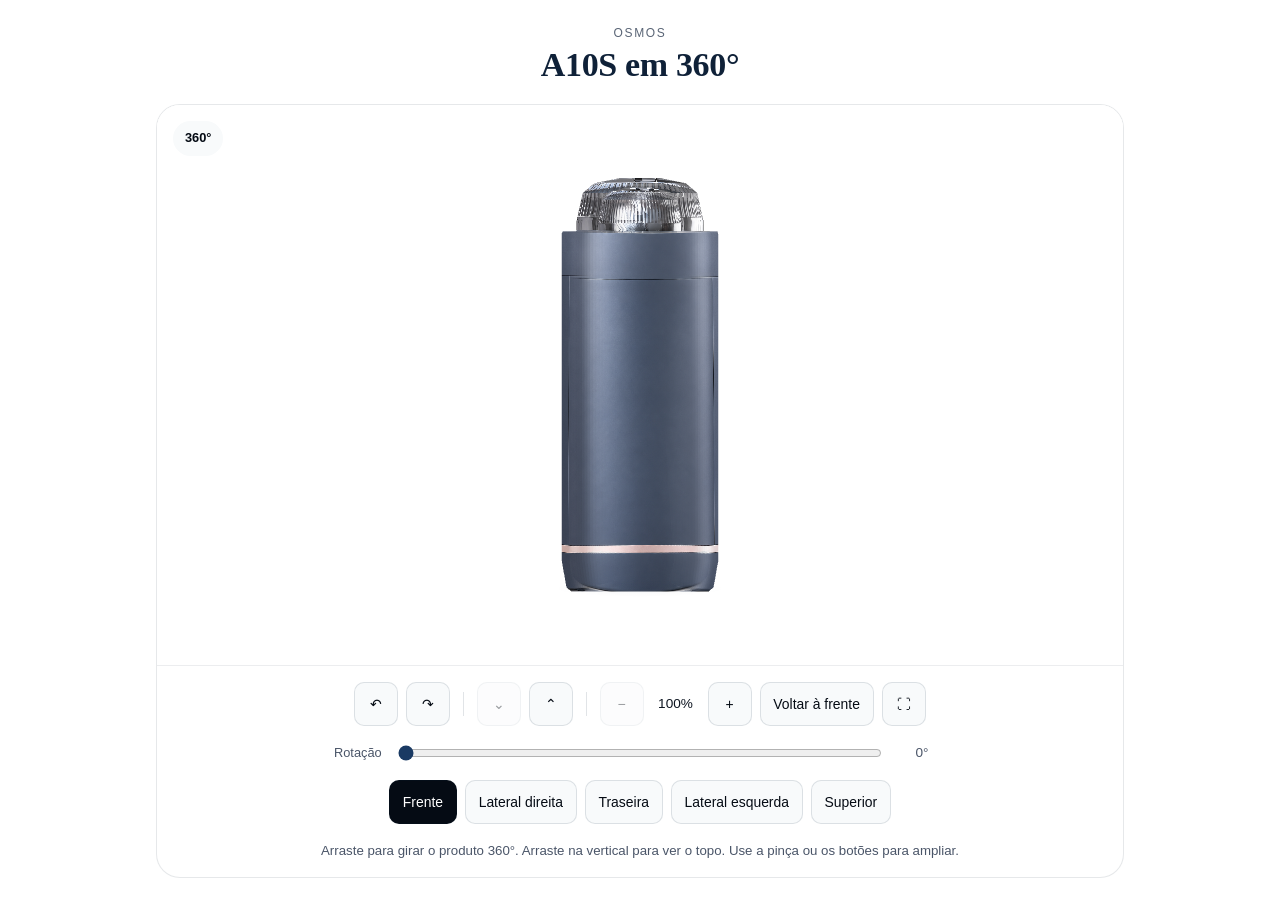
<file: a10s-360.html>
<!doctype html>
<html lang="pt-BR">
<head>
  <meta charset="utf-8">
  <meta name="viewport" content="width=device-width, initial-scale=1">
  <meta name="robots" content="noindex">
  <title>A10S · Visualização 360° | OSMOS</title>
  <link rel="stylesheet" href="/css/styles.css">
  <link rel="stylesheet" href="/css/manuais.css?v=20261007-nav-contrast">
  <style>
    body { margin:0; background:#fff; }
    main { max-width:1000px; margin:auto; padding:24px 16px; }
    .viewer-heading { margin:0 0 20px; text-align:center; }
    .viewer-heading p { margin:0 0 4px; font-size:12px; letter-spacing:.14em; color:#5a6576; }
    .viewer-heading h1 { margin:0; font-size:clamp(24px,4vw,34px); color:#0f2138; }
    @media(max-width:480px) { main { padding:16px 8px; } }
  </style>
</head>
<body>
  <main aria-labelledby="viewer-title">
    <header class="viewer-heading"><p>OSMOS</p><h1 id="viewer-title">A10S em 360°</h1></header>
    <div class="product360" data-product360 data-base="/assets/manuais/a10s/" data-model="a10s" data-produto="A10S">
          <div class="product360-stage">
            <img class="product360-poster" src="/assets/manuais/a10s/frente.png" alt="Vista frontal do Purificador OSMOS A10S" loading="lazy" decoding="async">
            <canvas hidden tabindex="0" role="img" aria-label="Purificador OSMOS A10S em 360 graus. Arraste para girar, use as setas do teclado para rotação, as setas para cima e para baixo para inclinar e ver o topo, mais e menos para zoom e Home para voltar à frente."></canvas>
            <span class="product360-badge" aria-hidden="true">360°</span>
          </div>
          <div class="product360-controls" role="group" aria-label="Controles de visualização">
            <button type="button" data-360-action="left" aria-label="Girar 15 graus para a esquerda" disabled>↶</button>
            <button type="button" data-360-action="right" aria-label="Girar 15 graus para a direita" disabled>↷</button><span class="product360-divider" aria-hidden="true"></span>
            <button type="button" data-360-action="tilt-down" aria-label="Inclinar a visualização para baixo" disabled>⌄</button>
            <button type="button" data-360-action="tilt-up" aria-label="Inclinar a visualização para cima e ver o topo" disabled>⌃</button>
            <span class="product360-divider" aria-hidden="true"></span>
            <button type="button" data-360-action="zoom-out" aria-label="Diminuir zoom" disabled>−</button>
            <output data-360-zoom aria-label="Nível de zoom">100%</output>
            <button type="button" data-360-action="zoom-in" aria-label="Aumentar zoom" disabled>+</button>
            <button type="button" data-360-action="reset">Voltar à frente</button>
            <button type="button" data-360-action="fullscreen" aria-label="Abrir visualizador em tela cheia">⛶</button>
          </div>
          <label class="product360-angle"><span>Rotação</span><input data-360-angle type="range" min="0" max="359" value="0" step="1" disabled aria-label="Ângulo de rotação" aria-valuetext="0 graus"><output data-360-degrees aria-label="Ângulo atual">0°</output></label>
          <div class="product360-views" role="group" aria-label="Vistas do produto"><button type="button" data-360-view="0" aria-pressed="true">Frente</button><button type="button" data-360-view="90" aria-pressed="false">Lateral direita</button><button type="button" data-360-view="180" aria-pressed="false">Traseira</button><button type="button" data-360-view="270" aria-pressed="false">Lateral esquerda</button><button type="button" data-360-view="top" aria-pressed="false">Superior</button></div>
          <p class="product360-status" data-360-status role="status">Carregando visualização interativa…</p>
          <noscript><p class="product360-status">Ative o JavaScript para girar o produto. As fotografias estão disponíveis abaixo.</p></noscript>
        </div>
    <noscript><div class="manual-photo-grid"><figure><a href="/assets/manuais/a10s/frente.png"><img src="/assets/manuais/a10s/frente.png" alt="A10S — Frente" loading="lazy" style="width:100%;height:auto"></a><figcaption>Frente</figcaption></figure><figure><a href="/assets/manuais/a10s/lateral-direita.png"><img src="/assets/manuais/a10s/lateral-direita.png" alt="A10S — Lateral direita" loading="lazy" style="width:100%;height:auto"></a><figcaption>Lateral direita</figcaption></figure><figure><a href="/assets/manuais/a10s/tras.png"><img src="/assets/manuais/a10s/tras.png" alt="A10S — Traseira" loading="lazy" style="width:100%;height:auto"></a><figcaption>Traseira</figcaption></figure><figure><a href="/assets/manuais/a10s/lateral-esquerda.png"><img src="/assets/manuais/a10s/lateral-esquerda.png" alt="A10S — Lateral esquerda" loading="lazy" style="width:100%;height:auto"></a><figcaption>Lateral esquerda</figcaption></figure><figure><a href="/assets/manuais/a10s/superior.png"><img src="/assets/manuais/a10s/superior.png" alt="A10S — Superior" loading="lazy" style="width:100%;height:auto"></a><figcaption>Superior</figcaption></figure></div></noscript>
  </main>
  <script type="module" src="/js/product360.js?v=20261007-a10s-calibrated"></script>
</body>
</html>
</file>
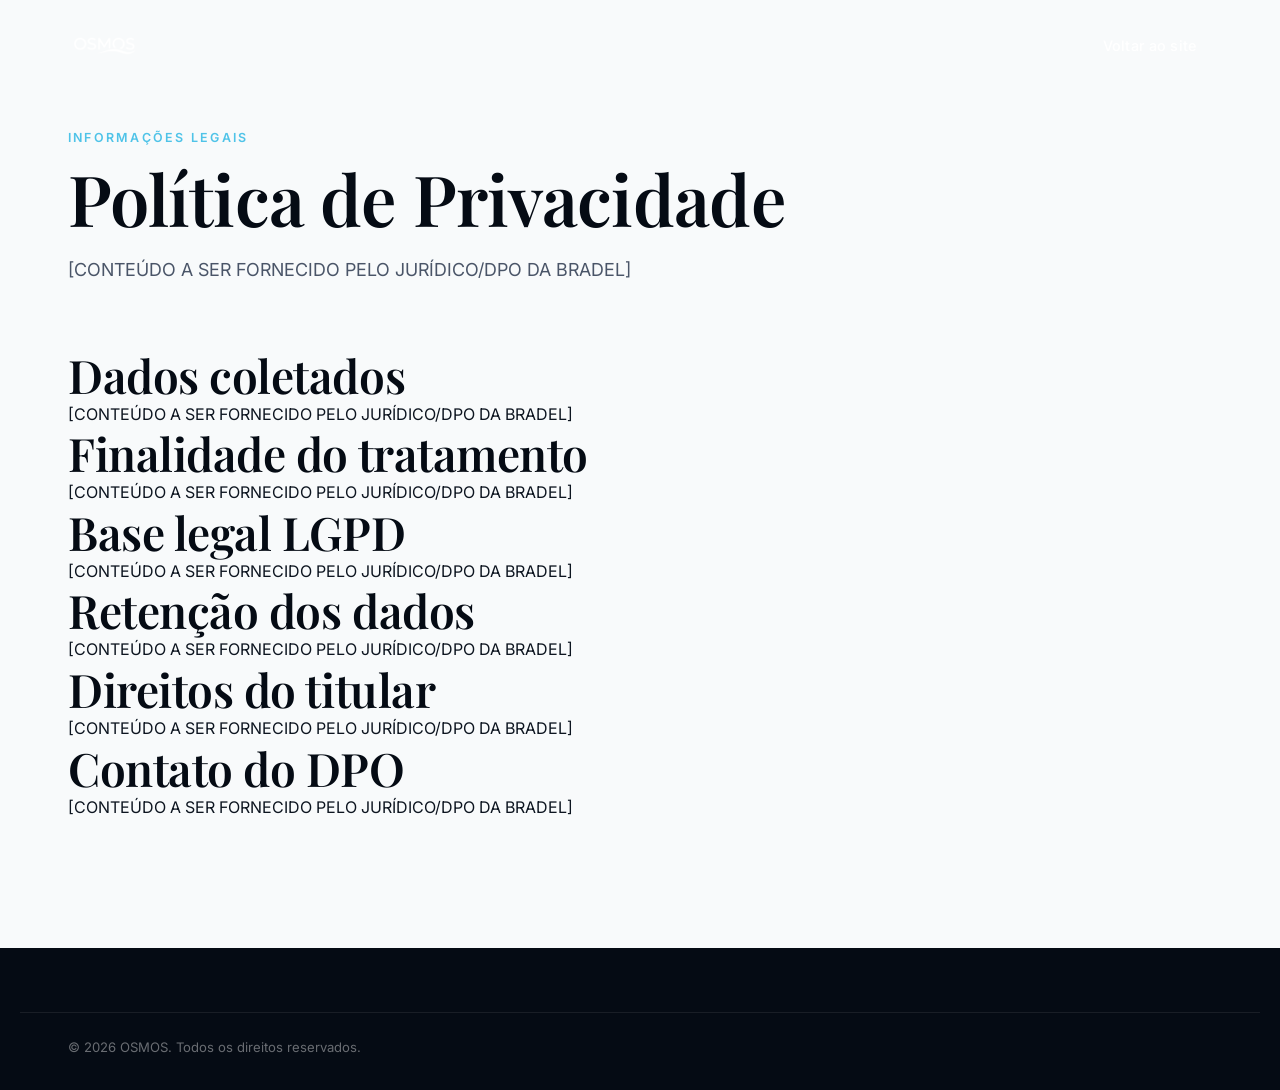
<file: privacidade.html>
<!DOCTYPE html>
<html lang="pt-BR">
<head>
<meta charset="UTF-8">
<meta name="viewport" content="width=device-width, initial-scale=1.0">
<title>Política de Privacidade | OSMOS</title>
<meta name="description" content="Política de Privacidade da OSMOS.">
<link rel="canonical" href="https://osmoslife.com.br/privacidade.html">
<link rel="icon" href="assets/img/marca/osmos-logo.png">
<link rel="preconnect" href="https://fonts.googleapis.com">
<link rel="preconnect" href="https://fonts.gstatic.com" crossorigin>
<link href="https://fonts.googleapis.com/css2?family=Playfair+Display:wght@400;500;600;700&family=Inter:wght@300;400;500;600;700&display=swap" rel="stylesheet">
<link rel="stylesheet" href="css/styles.css">
</head>
<body>
<a href="#main" class="skip-link">Pular para o conteúdo</a>
<header class="site-header" id="site-header"><div class="container header-inner">
  <a href="index.html" class="logo" aria-label="OSMOS - Página inicial"><img src="assets/img/marca/osmos-logo.png" alt="OSMOS" class="logo-img" width="624" height="280"></a>
  <div class="header-actions"><a href="index.html" class="btn btn-ghost">Voltar ao site</a></div>
</div></header>
<main id="main"><section class="section section-tint"><div class="container">
  <div class="section-head"><p class="eyebrow">Informações legais</p><h1>Política de Privacidade</h1>
    <p class="section-lead">[CONTEÚDO A SER FORNECIDO PELO JURÍDICO/DPO DA BRADEL]</p></div>
  <h2>Dados coletados</h2><p>[CONTEÚDO A SER FORNECIDO PELO JURÍDICO/DPO DA BRADEL]</p>
  <h2>Finalidade do tratamento</h2><p>[CONTEÚDO A SER FORNECIDO PELO JURÍDICO/DPO DA BRADEL]</p>
  <h2>Base legal LGPD</h2><p>[CONTEÚDO A SER FORNECIDO PELO JURÍDICO/DPO DA BRADEL]</p>
  <h2>Retenção dos dados</h2><p>[CONTEÚDO A SER FORNECIDO PELO JURÍDICO/DPO DA BRADEL]</p>
  <h2>Direitos do titular</h2><p>[CONTEÚDO A SER FORNECIDO PELO JURÍDICO/DPO DA BRADEL]</p>
  <h2>Contato do DPO</h2><p>[CONTEÚDO A SER FORNECIDO PELO JURÍDICO/DPO DA BRADEL]</p>
</div></section></main>
<footer class="site-footer"><div class="container footer-bottom"><p>&copy; 2026 OSMOS. Todos os direitos reservados.</p></div></footer>
</body>
</html>
</file>
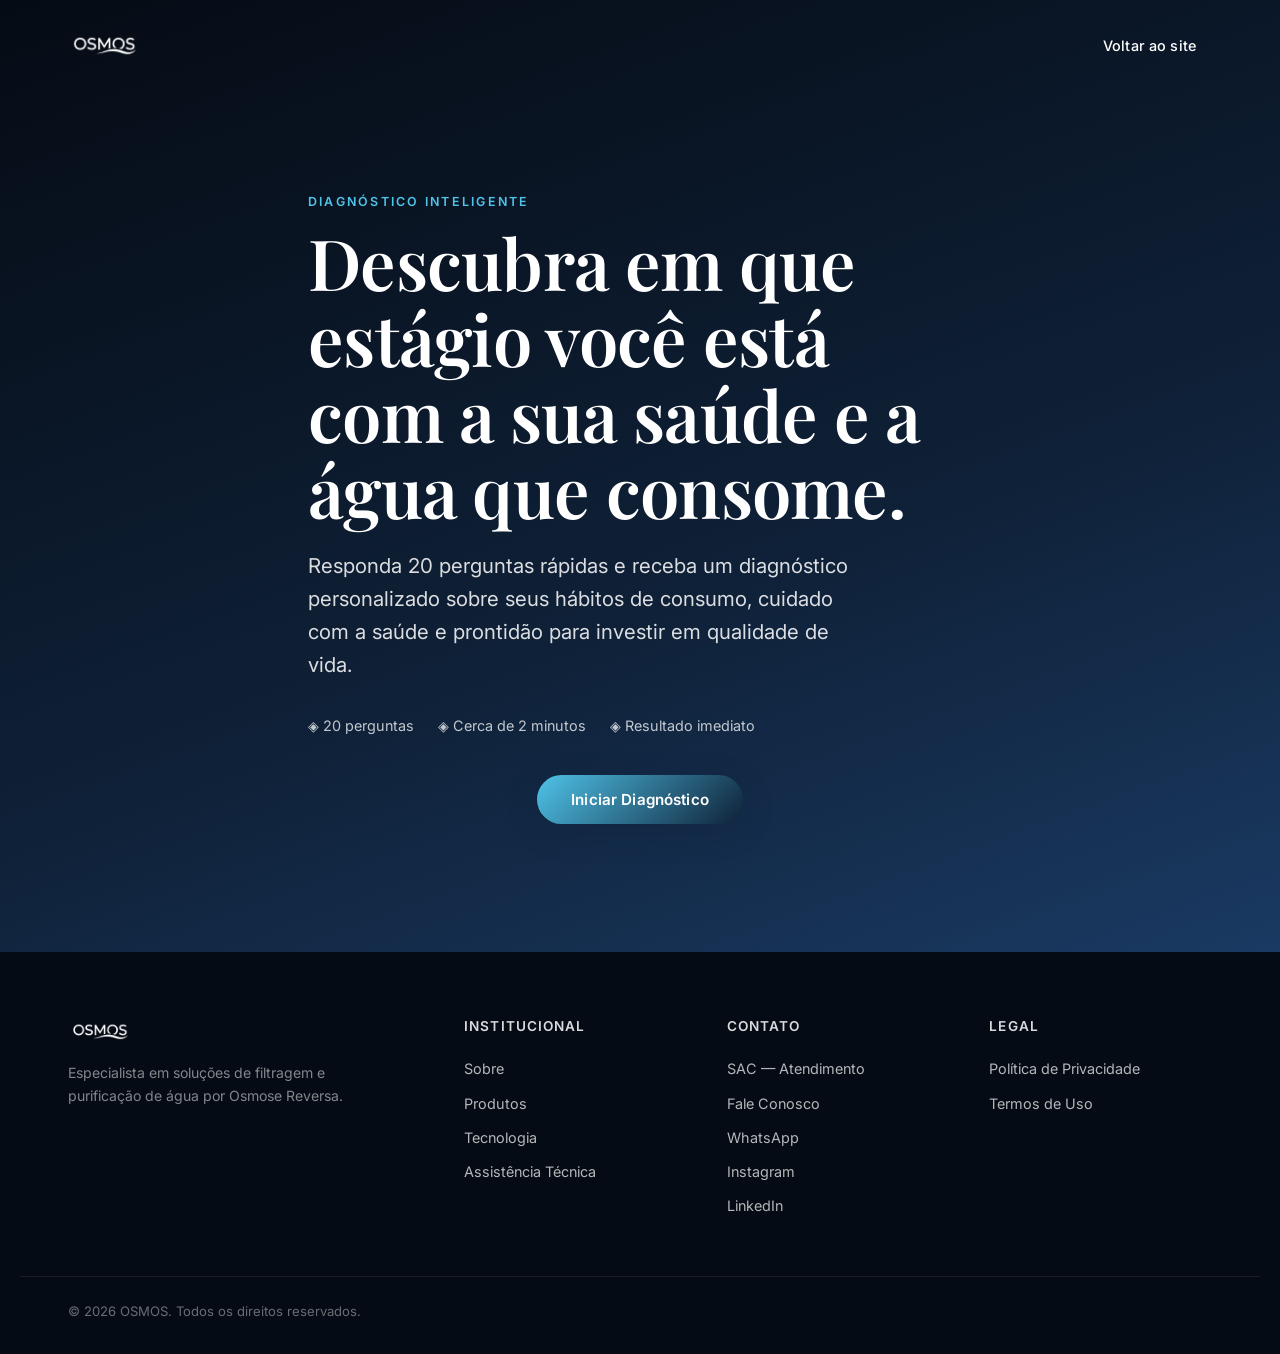
<file: quiz.html>
<!DOCTYPE html>
<html lang="pt-BR">
<head>
<meta charset="UTF-8">
<meta name="viewport" content="width=device-width, initial-scale=1.0">
<title>Diagnóstico Inteligente | OSMOS</title>
<meta name="description" content="Descubra em 2 minutos o seu perfil de consumo e cuidado com a saúde e a água. Diagnóstico gratuito e personalizado OSMOS.">
<meta name="robots" content="noindex, follow">
<link rel="canonical" href="https://osmoslife.com.br/quiz.html">

<link rel="icon" href="assets/img/marca/osmos-logo.png">
<link rel="preconnect" href="https://fonts.googleapis.com">
<link rel="preconnect" href="https://fonts.gstatic.com" crossorigin>
<link href="https://fonts.googleapis.com/css2?family=Playfair+Display:wght@400;500;600;700&family=Inter:wght@300;400;500;600;700&display=swap" rel="stylesheet">
<link rel="stylesheet" href="css/styles.css">
<link rel="stylesheet" href="css/quiz.css">
</head>
<body>

<a href="#main" class="skip-link">Pular para o conteúdo</a>

<!-- HEADER -->
<header class="site-header" id="site-header">
  <div class="container header-inner">
    <a href="index.html" class="logo" aria-label="OSMOS - Página inicial">
      <img src="assets/img/marca/osmos-logo.png" alt="OSMOS" class="logo-img" width="624" height="280">
    </a>

    <div class="header-actions">
      <a href="index.html" class="btn btn-ghost">Voltar ao site</a>
    </div>
  </div>
</header>

<main id="main">

  <!-- INTRO -->
  <section class="quiz-hero" id="quizIntro">
    <div class="container quiz-hero-content">
      <p class="eyebrow fade-up">Diagnóstico inteligente</p>
      <h1 class="fade-up delay-1">Descubra em que estágio você está com a sua saúde e a água que consome.</h1>
      <p class="hero-subtitle quiz-hero-subtitle fade-up delay-2">Responda 20 perguntas rápidas e receba um diagnóstico personalizado sobre seus hábitos de consumo, cuidado com a saúde e prontidão para investir em qualidade de vida.</p>
      <div class="quiz-hero-meta fade-up delay-3">
        <span>◈ 20 perguntas</span>
        <span>◈ Cerca de 2 minutos</span>
        <span>◈ Resultado imediato</span>
      </div>
      <div class="hero-actions fade-up delay-3">
        <button type="button" class="btn btn-primary" id="startQuiz">Iniciar Diagnóstico</button>
      </div>
    </div>
  </section>

  <!-- QUIZ -->
  <section class="quiz-app" id="quizApp" hidden>
    <div class="container quiz-app-content">
      <div class="quiz-progress">
        <div class="quiz-progress-bar"><div class="quiz-progress-fill" id="quizProgressFill"></div></div>
        <span class="quiz-progress-label" id="quizProgressLabel">Pergunta 1 de 20</span>
      </div>

      <div class="quiz-card" id="quizCard" role="group" aria-live="polite">
        <h2 class="quiz-question" id="quizQuestion"></h2>
        <div class="quiz-options" id="quizOptions"></div>
      </div>

      <div class="quiz-nav">
        <button type="button" class="btn btn-ghost" id="quizBack" disabled>Voltar</button>
      </div>
    </div>
  </section>

  <!-- RESULTADO -->
  <section class="quiz-result" id="quizResult" hidden>
    <div class="container quiz-result-content">
      <span class="drop-icon" aria-hidden="true">
        <svg viewBox="0 0 40 40" fill="none"><path d="M20 4C20 4 8 18 8 27a12 12 0 0024 0C32 18 20 4 20 4z" stroke="currentColor" stroke-width="1"/></svg>
      </span>
      <p class="eyebrow" id="resultEyebrow">Seu perfil</p>
      <h2 id="resultTitle"></h2>
      <p class="quiz-result-desc" id="resultDescription"></p>
      <div class="quiz-result-actions">
        <a href="#" class="btn btn-primary" id="resultCta"></a>
        <button type="button" class="btn btn-ghost" id="quizRestart">Refazer diagnóstico</button>
      </div>
    </div>
  </section>

</main>

<!-- FOOTER -->
<footer class="site-footer">
  <div class="container footer-inner">
    <div class="footer-brand">
      <img src="assets/img/marca/osmos-logo.png" alt="OSMOS" class="logo-img footer-logo" width="624" height="280">
      <p>Especialista em soluções de filtragem e purificação de água por Osmose Reversa.</p>
    </div>

    <nav class="footer-col" aria-label="Institucional">
      <h4>Institucional</h4>
      <ul>
        <li><a href="index.html#hero">Sobre</a></li>
        <li><a href="index.html#beneficios">Produtos</a></li>
        <li><a href="index.html#tecnologia">Tecnologia</a></li>
        <li><a href="index.html#garantias">Assistência Técnica</a></li>
      </ul>
    </nav>

    <div class="footer-col">
      <h4>Contato</h4>
      <ul>
        <li><a href="sac.html">SAC — Atendimento</a></li>
        <li><a href="index.html#contato">Fale Conosco</a></li>
        <li><a href="https://wa.me/5500000000000" target="_blank" rel="noopener">WhatsApp</a></li>
        <li><a href="https://instagram.com/osmos" target="_blank" rel="noopener">Instagram</a></li>
        <li><a href="https://linkedin.com/company/osmos" target="_blank" rel="noopener">LinkedIn</a></li>
      </ul>
    </div>

    <div class="footer-col">
      <h4>Legal</h4>
      <ul>
        <li><a href="privacidade.html">Política de Privacidade</a></li>
        <li><a href="termos.html">Termos de Uso</a></li>
      </ul>
    </div>
  </div>
  <div class="container footer-bottom">
    <p>&copy; <span id="year"></span> OSMOS. Todos os direitos reservados.</p>
  </div>
</footer>

<script src="js/quiz.js"></script>
</body>
</html>
</file>
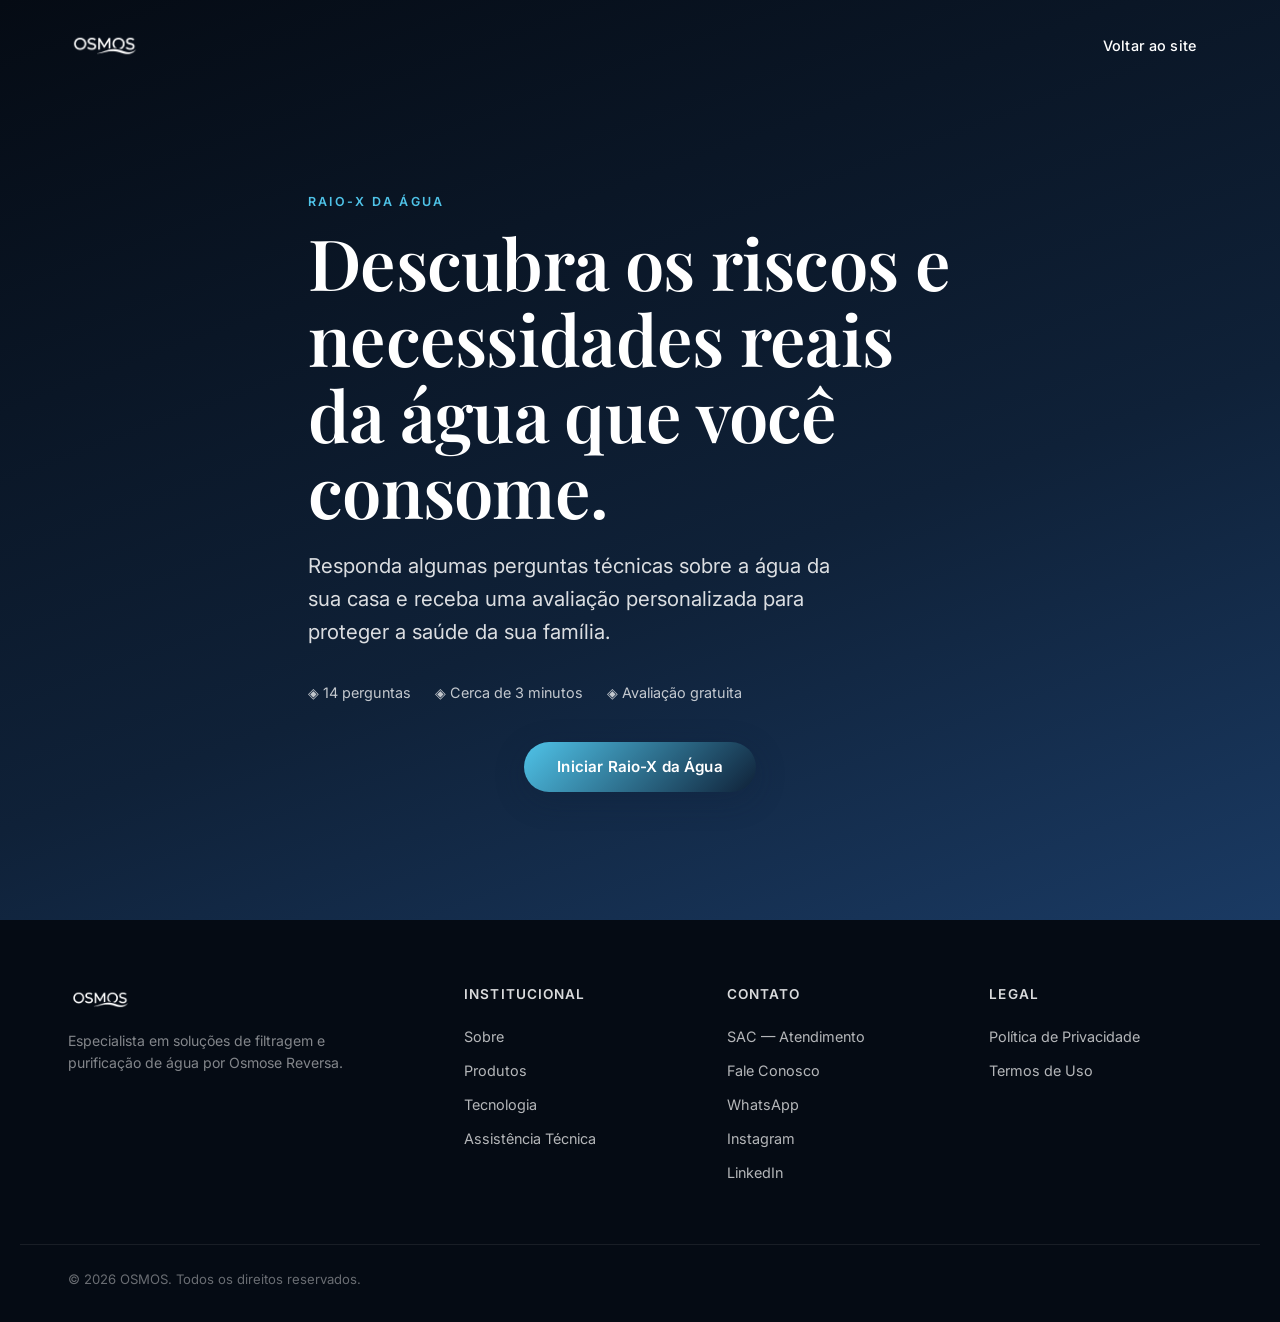
<file: raio-x-agua.html>
<!DOCTYPE html>
<html lang="pt-BR">
<head>
<meta charset="UTF-8">
<meta name="viewport" content="width=device-width, initial-scale=1.0">
<title>Raio-X da Água | OSMOS</title>
<meta name="description" content="Responda o Raio-X da Água e descubra os riscos e necessidades da água consumida na sua casa. Diagnóstico técnico gratuito OSMOS.">
<meta name="robots" content="noindex, follow">
<link rel="canonical" href="https://osmoslife.com.br/raio-x-agua.html">

<link rel="icon" href="assets/img/marca/osmos-logo.png">
<link rel="preconnect" href="https://fonts.googleapis.com">
<link rel="preconnect" href="https://fonts.gstatic.com" crossorigin>
<link href="https://fonts.googleapis.com/css2?family=Playfair+Display:wght@400;500;600;700&family=Inter:wght@300;400;500;600;700&display=swap" rel="stylesheet">
<link rel="stylesheet" href="css/styles.css">
<link rel="stylesheet" href="css/quiz.css">
<link rel="stylesheet" href="css/raiox-agua.css">
</head>
<body>

<a href="#main" class="skip-link">Pular para o conteúdo</a>

<!-- HEADER -->
<header class="site-header" id="site-header">
  <div class="container header-inner">
    <a href="index.html" class="logo" aria-label="OSMOS - Página inicial">
      <img src="assets/img/marca/osmos-logo.png" alt="OSMOS" class="logo-img" width="624" height="280">
    </a>

    <div class="header-actions">
      <a href="index.html" class="btn btn-ghost">Voltar ao site</a>
    </div>
  </div>
</header>

<main id="main">

  <!-- INTRO -->
  <section class="quiz-hero" id="quizIntro">
    <div class="container quiz-hero-content">
      <p class="eyebrow fade-up">Raio-X da Água</p>
      <h1 class="fade-up delay-1">Descubra os riscos e necessidades reais da água que você consome.</h1>
      <p class="hero-subtitle quiz-hero-subtitle fade-up delay-2">Responda algumas perguntas técnicas sobre a água da sua casa e receba uma avaliação personalizada para proteger a saúde da sua família.</p>
      <div class="quiz-hero-meta fade-up delay-3">
        <span>◈ 14 perguntas</span>
        <span>◈ Cerca de 3 minutos</span>
        <span>◈ Avaliação gratuita</span>
      </div>
      <div class="hero-actions fade-up delay-3">
        <button type="button" class="btn btn-primary" id="startQuiz">Iniciar Raio-X da Água</button>
      </div>
    </div>
  </section>

  <!-- QUIZ -->
  <section class="quiz-app" id="quizApp" hidden>
    <div class="container quiz-app-content">
      <div class="quiz-progress">
        <div class="quiz-progress-bar"><div class="quiz-progress-fill" id="quizProgressFill"></div></div>
        <span class="quiz-progress-label" id="quizProgressLabel"></span>
      </div>

      <div class="quiz-card" id="quizCard" role="group" aria-live="polite">
        <h2 class="quiz-question" id="quizQuestion"></h2>
        <div class="quiz-options" id="quizOptions"></div>
      </div>

      <div class="quiz-nav">
        <button type="button" class="btn btn-ghost" id="quizBack" disabled>Voltar</button>
        <button type="button" class="btn btn-primary" id="quizContinue" hidden>Continuar</button>
      </div>
    </div>
  </section>

  <!-- CAPTURA DE LEAD -->
  <section class="quiz-lead" id="quizLead" hidden>
    <div class="container quiz-lead-content">
      <p class="eyebrow">Última etapa</p>
      <h2>Para onde enviamos sua avaliação?</h2>
      <p class="quiz-lead-desc">Preencha seus dados para nossa equipe entrar em contato com a recomendação ideal para a água da sua casa.</p>

      <form id="quizLeadForm" class="quiz-lead-form">
        <div class="field">
          <label for="leadNome">Nome</label>
          <input type="text" id="leadNome" name="nome" required autocomplete="name">
        </div>
        <div class="field">
          <label for="leadWhatsapp">WhatsApp</label>
          <input type="tel" id="leadWhatsapp" name="whatsapp" required autocomplete="tel">
        </div>
        <div class="field">
          <label for="leadCidade">Cidade</label>
          <input type="text" id="leadCidade" name="cidade" autocomplete="address-level2">
        </div>
        <div class="field">
          <label for="leadEstado">Estado</label>
          <input type="text" id="leadEstado" name="estado" autocomplete="address-level1">
        </div>
        <button type="submit" class="btn btn-primary btn-full" id="leadSubmitBtn">Receber minha recomendação</button>
      </form>
    </div>
  </section>

  <!-- RESULTADO -->
  <section class="quiz-result" id="quizResult" hidden>
    <div class="container quiz-result-content">
      <span class="drop-icon" aria-hidden="true">
        <svg viewBox="0 0 40 40" fill="none"><path d="M20 4C20 4 8 18 8 27a12 12 0 0024 0C32 18 20 4 20 4z" stroke="currentColor" stroke-width="1"/></svg>
      </span>
      <p class="eyebrow">Obrigado!</p>
      <h2>Agora já entendemos melhor as características da água utilizada na sua residência.</h2>
      <p class="quiz-result-desc">Com essas informações, nossa equipe poderá indicar a solução ideal para proteger sua saúde e aumentar a qualidade da água consumida.</p>
      <div class="quiz-result-actions">
        <a href="index.html#contato" class="btn btn-primary">Receber minha recomendação</a>
      </div>
    </div>
  </section>

</main>

<!-- FOOTER -->
<footer class="site-footer">
  <div class="container footer-inner">
    <div class="footer-brand">
      <img src="assets/img/marca/osmos-logo.png" alt="OSMOS" class="logo-img footer-logo" width="624" height="280">
      <p>Especialista em soluções de filtragem e purificação de água por Osmose Reversa.</p>
    </div>

    <nav class="footer-col" aria-label="Institucional">
      <h4>Institucional</h4>
      <ul>
        <li><a href="index.html#hero">Sobre</a></li>
        <li><a href="index.html#beneficios">Produtos</a></li>
        <li><a href="index.html#tecnologia">Tecnologia</a></li>
        <li><a href="index.html#garantias">Assistência Técnica</a></li>
      </ul>
    </nav>

    <div class="footer-col">
      <h4>Contato</h4>
      <ul>
        <li><a href="sac.html">SAC — Atendimento</a></li>
        <li><a href="index.html#contato">Fale Conosco</a></li>
        <li><a href="https://wa.me/5500000000000" target="_blank" rel="noopener">WhatsApp</a></li>
        <li><a href="https://instagram.com/osmos" target="_blank" rel="noopener">Instagram</a></li>
        <li><a href="https://linkedin.com/company/osmos" target="_blank" rel="noopener">LinkedIn</a></li>
      </ul>
    </div>

    <div class="footer-col">
      <h4>Legal</h4>
      <ul>
        <li><a href="privacidade.html">Política de Privacidade</a></li>
        <li><a href="termos.html">Termos de Uso</a></li>
      </ul>
    </div>
  </div>
  <div class="container footer-bottom">
    <p>&copy; <span id="year"></span> OSMOS. Todos os direitos reservados.</p>
  </div>
</footer>

<script src="js/raiox-agua.js"></script>
</body>
</html>
</file>
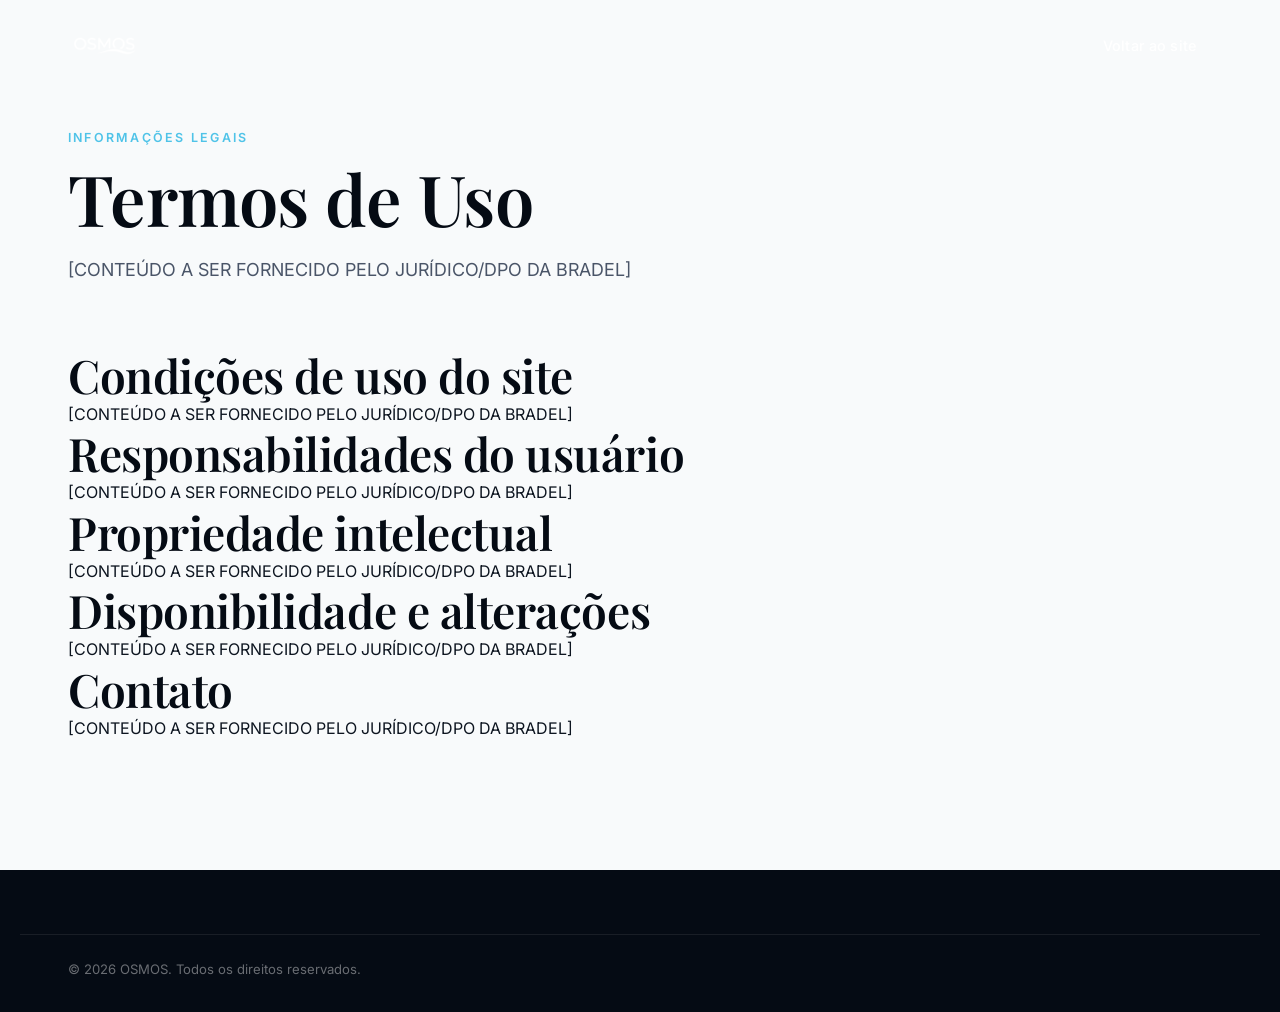
<file: termos.html>
<!DOCTYPE html>
<html lang="pt-BR">
<head>
<meta charset="UTF-8">
<meta name="viewport" content="width=device-width, initial-scale=1.0">
<title>Termos de Uso | OSMOS</title>
<meta name="description" content="Termos de Uso do site OSMOS.">
<link rel="canonical" href="https://osmoslife.com.br/termos.html">
<link rel="icon" href="assets/img/marca/osmos-logo.png">
<link rel="preconnect" href="https://fonts.googleapis.com">
<link rel="preconnect" href="https://fonts.gstatic.com" crossorigin>
<link href="https://fonts.googleapis.com/css2?family=Playfair+Display:wght@400;500;600;700&family=Inter:wght@300;400;500;600;700&display=swap" rel="stylesheet">
<link rel="stylesheet" href="css/styles.css">
</head>
<body>
<a href="#main" class="skip-link">Pular para o conteúdo</a>
<header class="site-header" id="site-header"><div class="container header-inner">
  <a href="index.html" class="logo" aria-label="OSMOS - Página inicial"><img src="assets/img/marca/osmos-logo.png" alt="OSMOS" class="logo-img" width="624" height="280"></a>
  <div class="header-actions"><a href="index.html" class="btn btn-ghost">Voltar ao site</a></div>
</div></header>
<main id="main"><section class="section section-tint"><div class="container">
  <div class="section-head"><p class="eyebrow">Informações legais</p><h1>Termos de Uso</h1>
    <p class="section-lead">[CONTEÚDO A SER FORNECIDO PELO JURÍDICO/DPO DA BRADEL]</p></div>
  <h2>Condições de uso do site</h2><p>[CONTEÚDO A SER FORNECIDO PELO JURÍDICO/DPO DA BRADEL]</p>
  <h2>Responsabilidades do usuário</h2><p>[CONTEÚDO A SER FORNECIDO PELO JURÍDICO/DPO DA BRADEL]</p>
  <h2>Propriedade intelectual</h2><p>[CONTEÚDO A SER FORNECIDO PELO JURÍDICO/DPO DA BRADEL]</p>
  <h2>Disponibilidade e alterações</h2><p>[CONTEÚDO A SER FORNECIDO PELO JURÍDICO/DPO DA BRADEL]</p>
  <h2>Contato</h2><p>[CONTEÚDO A SER FORNECIDO PELO JURÍDICO/DPO DA BRADEL]</p>
</div></section></main>
<footer class="site-footer"><div class="container footer-bottom"><p>&copy; 2026 OSMOS. Todos os direitos reservados.</p></div></footer>
</body>
</html>
</file>
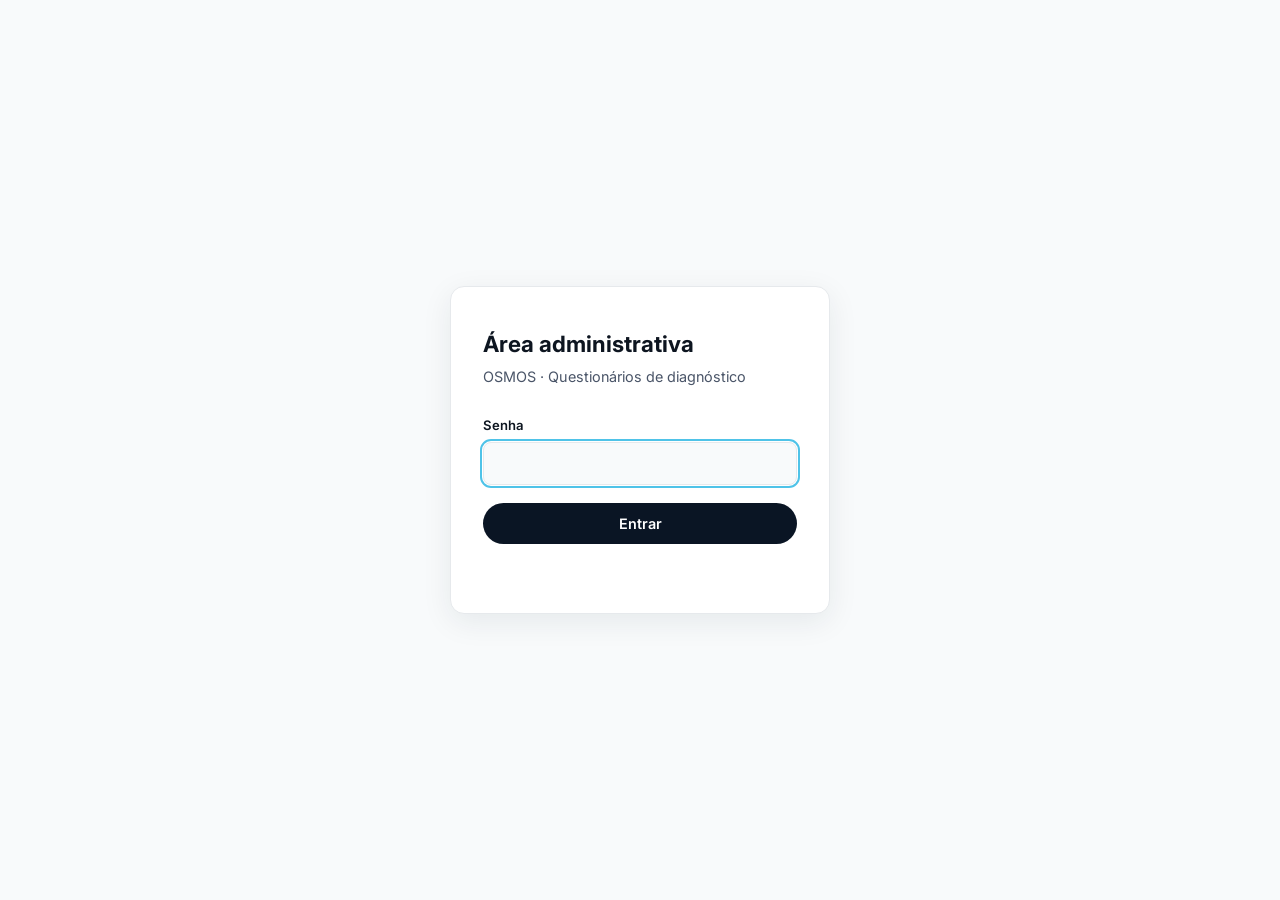
<file: admin/login.html>
<!DOCTYPE html>
<html lang="pt-BR">
<head>
<meta charset="UTF-8">
<meta name="viewport" content="width=device-width, initial-scale=1.0">
<title>Login administrativo | OSMOS</title>
<meta name="robots" content="noindex, nofollow">
<link rel="preconnect" href="https://fonts.googleapis.com">
<link rel="preconnect" href="https://fonts.gstatic.com" crossorigin>
<link href="https://fonts.googleapis.com/css2?family=Inter:wght@400;500;600;700&display=swap" rel="stylesheet">
<link rel="stylesheet" href="css/admin.css">
</head>
<body>

<div class="login-shell">
  <div class="login-card">
    <h1>Área administrativa</h1>
    <p class="sub">OSMOS · Questionários de diagnóstico</p>

    <form id="loginForm">
      <div class="field">
        <label for="senha">Senha</label>
        <input type="password" id="senha" name="senha" autocomplete="current-password" required autofocus>
      </div>
      <button type="submit" class="btn btn-primary btn-block" id="loginBtn">Entrar</button>
      <p class="error-msg" id="loginError"></p>
    </form>
  </div>
</div>

<script>
(function () {
  'use strict';
  var form = document.getElementById('loginForm');
  var errorEl = document.getElementById('loginError');
  var btn = document.getElementById('loginBtn');

  form.addEventListener('submit', function (e) {
    e.preventDefault();
    errorEl.textContent = '';
    btn.disabled = true;
    btn.textContent = 'Entrando…';

    fetch('/api/admin/login', {
      method: 'POST',
      headers: { 'Content-Type': 'application/json' },
      body: JSON.stringify({ senha: document.getElementById('senha').value })
    })
      .then(function (res) {
        if (!res.ok) throw new Error('unauthorized');
        window.location.href = 'questionarios.html';
      })
      .catch(function () {
        errorEl.textContent = 'Senha incorreta. Tente novamente.';
        btn.disabled = false;
        btn.textContent = 'Entrar';
      });
  });
})();
</script>

</body>
</html>
</file>
<file: css/styles.css>
/* ============================================
   OSMOS — Design System
   Premium / Apple-Dyson-B&O inspired
   ============================================ */

:root {
  /* Colors */
  --navy-950: #050b14;
  --navy-900: #0a1524;
  --navy-800: #0f2138;
  --navy-700: #16304f;
  --blue-deep: #1a3a63;
  --blue-accent: #4fc3e8;
  --blue-accent-soft: #9fe3f5;
  --silver: #c8ced4;
  --silver-soft: #e6e9ec;
  --white: #ffffff;
  --off-white: #f8fafb;
  --ink: #0d1520;
  --ink-soft: #4a5568;

  /* Type */
  --font-display: 'Playfair Display', Georgia, serif;
  --font-body: 'Inter', -apple-system, BlinkMacSystemFont, sans-serif;

  /* Spacing */
  --section-pad: clamp(5rem, 10vw, 9rem);
  --container-w: 1240px;
  --header-h: 96px; /* altura máx. do header fixo (estado não-scrolled); usada como offset no hero e nas âncoras */

  /* Motion */
  --ease-premium: cubic-bezier(0.16, 1, 0.3, 1);
  --dur-slow: 900ms;
  --dur-med: 500ms;
  --dur-fast: 250ms;
}

* { margin: 0; padding: 0; box-sizing: border-box; }

html {
  scroll-behavior: smooth;
  -webkit-font-smoothing: antialiased;
}

@media (prefers-reduced-motion: reduce) {
  html { scroll-behavior: auto; }
  *, *::before, *::after { animation-duration: 0.01ms !important; animation-iteration-count: 1 !important; transition-duration: 0.01ms !important; }
}

body {
  font-family: var(--font-body);
  color: var(--ink);
  background: var(--white);
  line-height: 1.6;
  overflow-x: hidden;
}

img, video { max-width: 100%; display: block; }

a { color: inherit; text-decoration: none; }

ul { list-style: none; }

button { font-family: inherit; cursor: pointer; border: none; background: none; }

input { font-family: inherit; }

.container {
  max-width: var(--container-w);
  margin: 0 auto;
  padding: 0 clamp(1.5rem, 5vw, 3rem);
}

.skip-link {
  position: absolute; left: -999px; top: 0;
  background: var(--navy-900); color: var(--white); padding: 0.75rem 1.25rem; z-index: 999;
}
.skip-link:focus { left: 0; }

h1, h2, h3, h4 {
  font-family: var(--font-display);
  font-weight: 600;
  color: var(--navy-950);
  letter-spacing: -0.01em;
}

h1 { font-size: clamp(2.4rem, 5.5vw, 4.5rem); line-height: 1.08; }
h2 { font-size: clamp(1.9rem, 3.6vw, 3rem); line-height: 1.15; }
h3 { font-size: clamp(1.15rem, 2vw, 1.5rem); }

.eyebrow {
  font-family: var(--font-body);
  font-size: 0.78rem;
  font-weight: 600;
  letter-spacing: 0.18em;
  text-transform: uppercase;
  color: var(--blue-accent);
  margin-bottom: 0.75rem;
  display: block;
}

.section-lead {
  font-size: clamp(1rem, 1.4vw, 1.2rem);
  color: var(--ink-soft);
  max-width: 640px;
  margin-top: 1.25rem;
}

.section-head { max-width: 760px; margin-bottom: clamp(2.5rem, 5vw, 4rem); }
.section-dark .section-lead, .section-dark p { color: rgba(255,255,255,0.72); }
.section-dark h2, .section-dark h3 { color: var(--white); }

/* ============ Buttons ============ */
.btn {
  display: inline-flex; align-items: center; justify-content: center;
  padding: 0.95rem 2.1rem;
  font-size: 0.95rem;
  font-weight: 600;
  border-radius: 999px;
  transition: all var(--dur-fast) var(--ease-premium);
  letter-spacing: 0.01em;
  white-space: nowrap;
}
.btn-primary {
  background: linear-gradient(135deg, var(--blue-accent), var(--navy-800));
  color: var(--white);
  box-shadow: 0 8px 30px rgba(15, 33, 56, 0.25);
}
.btn-primary:hover { transform: translateY(-2px); box-shadow: 0 14px 40px rgba(15, 33, 56, 0.35); }
.btn-outline {
  border: 1.5px solid rgba(255,255,255,0.6);
  color: var(--white);
  backdrop-filter: blur(6px);
}
.btn-outline:hover { background: rgba(255,255,255,0.12); transform: translateY(-2px); }
.btn-ghost { color: var(--navy-900); font-size: 0.9rem; font-weight: 500; padding: 0.6rem 1rem; }
.btn-ghost:hover { color: var(--blue-accent); }
.btn-full { width: 100%; }
.btn:focus-visible {
  outline: 2px solid var(--blue-accent-soft);
  outline-offset: 3px;
}

/* ============ Header ============ */
.site-header {
  position: fixed; top: 0; left: 0; right: 0; z-index: 100;
  transition: background var(--dur-med) var(--ease-premium), padding var(--dur-med) var(--ease-premium), box-shadow var(--dur-med);
  padding: 1.5rem 0;
}

/* Compensa a altura do header fixo ao rolar até uma seção via âncora */
section[id] { scroll-margin-top: var(--header-h); }
.site-header.scrolled {
  background: rgba(255,255,255,0.85);
  backdrop-filter: blur(16px) saturate(160%);
  padding: 0.85rem 0;
  box-shadow: 0 1px 0 rgba(15,33,56,0.06);
}
.site-header.scrolled .logo-text,
.site-header.scrolled .btn-ghost { color: var(--navy-950); }
.site-header.scrolled .main-nav a { color: var(--navy-900); }
.site-header:not(.scrolled) .logo-text,
.site-header:not(.scrolled) .main-nav a,
.site-header:not(.scrolled) .btn-ghost { color: var(--white); }

.header-inner { display: flex; align-items: center; justify-content: space-between; gap: 2rem; }

.logo { display: flex; align-items: center; gap: 0.6rem; }
.logo-mark { width: 26px; height: 26px; color: var(--blue-accent); }
.logo-text {
  font-family: var(--font-display);
  font-size: 1.5rem;
  letter-spacing: 0.06em;
  transition: color var(--dur-med);
}
.logo-img { height: 34px; width: auto; display: block; transition: filter var(--dur-med); }
/* Sobre o hero escuro (header não rolado) a logo escura precisa ficar clara */
.site-header:not(.scrolled) .logo-img { filter: brightness(0) invert(1); }

.main-nav ul { display: flex; gap: 2.2rem; }
.main-nav a { font-size: 0.92rem; font-weight: 500; transition: color var(--dur-fast); position: relative; }
.main-nav a::after {
  content: ''; position: absolute; left: 0; bottom: -6px; width: 0; height: 1px;
  background: var(--blue-accent); transition: width var(--dur-fast) var(--ease-premium);
}
.main-nav a:hover::after,
.main-nav a.active::after { width: 100%; }
.site-header.scrolled .main-nav a.active { color: var(--blue-accent); }
.site-header:not(.scrolled) .main-nav a.active { color: var(--blue-accent-soft); }

.header-actions { display: flex; align-items: center; gap: 1.2rem; }

.nav-toggle { display: none; flex-direction: column; gap: 5px; width: 26px; }
.nav-toggle span { display: block; height: 1.5px; background: currentColor; transition: all var(--dur-fast); }
.site-header:not(.scrolled) .nav-toggle { color: var(--white); }
.site-header.scrolled .nav-toggle { color: var(--navy-950); }

.mobile-menu {
  position: fixed; top: 0; right: 0; height: 100vh; width: min(80vw, 340px);
  background: var(--navy-950); transform: translateX(100%);
  transition: transform var(--dur-med) var(--ease-premium);
  display: flex; align-items: center; padding: 2rem;
  z-index: 99;
}
.mobile-menu.open { transform: translateX(0); }
.mobile-menu ul { display: flex; flex-direction: column; gap: 1.6rem; width: 100%; }
.mobile-menu a { color: var(--white); font-size: 1.1rem; }
.mobile-menu a.active { color: var(--blue-accent); }

/* ============ Hero ============ */
.hero {
  /* Banner full-width: a imagem começa exatamente abaixo do header fixo
     (padding-top = --header-h, sem sobreposição) e ocupa 100% da largura na sua
     proporção natural (16:9 no desktop, retrato no mobile) — a foto inteira fica
     visível, sem corte nem distorção; os botões vêm numa faixa logo abaixo. */
  position: relative;
  display: flex;
  flex-direction: column;
  padding-top: var(--header-h);
  background: var(--navy-950);
  color: var(--white);
  overflow: hidden;
}

.hero-media {
  /* full-bleed: de ponta a ponta */
  position: relative;
  width: 100%;
}
.hero-photo {
  /* preenche toda a largura mantendo a proporção original da foto: a imagem
     aparece grande e integralmente, sem recorte nem barras */
  display: block;
  width: 100%;
  height: auto;
}
.hero-media--fallback {
  background: linear-gradient(160deg, var(--navy-950), var(--navy-800) 60%, var(--blue-deep));
}
.hero-media--fallback .hero-photo { display: none; }

.hero-content {
  position: relative;
  z-index: 1;
  width: 100%;
  display: flex;
  justify-content: center;
  padding: clamp(1.75rem, 3.5vh, 3rem) 1.5rem clamp(2rem, 4.5vh, 3.25rem);
}
.hero-content h1 { color: var(--white); margin-bottom: 1.4rem; }
.hero-subtitle { font-size: clamp(1.05rem, 1.6vw, 1.3rem); color: rgba(255,255,255,0.85); max-width: 560px; margin-bottom: 2.4rem; }
.hero-actions { display: flex; gap: 1rem; flex-wrap: wrap; justify-content: center; }

.sr-only {
  position: absolute;
  width: 1px; height: 1px;
  margin: -1px;
  padding: 0;
  overflow: hidden;
  clip: rect(0, 0, 0, 0);
  white-space: nowrap;
  border: 0;
}

/* ============ Fade-up scroll animation ============ */
.fade-up { opacity: 0; transform: translateY(28px); transition: opacity var(--dur-slow) var(--ease-premium), transform var(--dur-slow) var(--ease-premium); }
.fade-up.in-view { opacity: 1; transform: translateY(0); }
.delay-1 { transition-delay: 0.12s; }
.delay-2 { transition-delay: 0.24s; }
.delay-3 { transition-delay: 0.36s; }
.hero .fade-up { opacity: 1; transform: translateY(0); animation: heroIn var(--dur-slow) var(--ease-premium) both; }
.hero .delay-1 { animation-delay: 0.15s; }
.hero .delay-2 { animation-delay: 0.3s; }
.hero .delay-3 { animation-delay: 0.45s; }
@keyframes heroIn { from { opacity: 0; transform: translateY(28px); } to { opacity: 1; transform: translateY(0); } }

/* ============ Sections generic ============ */
.section { padding: var(--section-pad) 0; }
.section-dark { background: var(--navy-950); color: var(--white); }
.section-tint { background: var(--off-white); }
.section-image { background: var(--white); }

/* ============ Problem cards ============ */
.problem-grid {
  display: grid; grid-template-columns: repeat(3, 1fr); gap: 1.5rem;
  margin-bottom: 3rem;
}
.problem-card {
  background: rgba(255,255,255,0.04);
  border: 1px solid rgba(255,255,255,0.08);
  border-radius: 20px;
  padding: 2rem 1.75rem;
  backdrop-filter: blur(10px);
  transition: transform var(--dur-med) var(--ease-premium), border-color var(--dur-med);
}
.problem-card:hover { transform: translateY(-6px); border-color: rgba(79,195,232,0.4); }
.problem-icon { width: 48px; height: 48px; color: var(--blue-accent); margin-bottom: 1.2rem; }
.problem-icon svg { width: 100%; height: 100%; }
.problem-card h3 { color: var(--white); font-size: 1.15rem; margin-bottom: 0.5rem; }
.problem-card p { color: rgba(255,255,255,0.68); font-size: 0.94rem; }

.problem-highlight {
  text-align: center; font-family: var(--font-display); font-size: clamp(1.2rem, 2.2vw, 1.6rem);
  color: rgba(255,255,255,0.85); max-width: 780px; margin: 0 auto;
}
.problem-highlight span { color: var(--blue-accent-soft); font-weight: 600; }

/* ============ Benefits ============ */
.benefits-grid {
  display: grid; grid-template-columns: repeat(4, 1fr); gap: 1.25rem;
}
.benefit-item {
  display: flex; align-items: center; gap: 0.9rem;
  padding: 1.4rem 1.2rem;
  border-radius: 16px;
  background: var(--off-white);
  border: 1px solid rgba(15,33,56,0.06);
  transition: box-shadow var(--dur-med), transform var(--dur-med);
}
.benefit-item:hover { transform: translateY(-4px); box-shadow: 0 16px 40px rgba(15,33,56,0.08); }
.benefit-icon { color: var(--blue-accent); font-size: 1.1rem; flex-shrink: 0; }
.benefit-item p { font-size: 0.95rem; color: var(--navy-900); }
.benefit-item strong { color: var(--blue-deep); }

/* ============ Steps / How it works ============ */
.steps-flow {
  display: flex; align-items: stretch; gap: 1rem; margin-bottom: 3rem;
}
.step-card {
  flex: 1; text-align: center; padding: 2.2rem 1.5rem;
  background: var(--white); border-radius: 20px;
  box-shadow: 0 10px 40px rgba(15,33,56,0.06);
}
.step-number { font-family: var(--font-display); font-size: 0.9rem; color: var(--blue-accent); letter-spacing: 0.1em; }
.step-visual { height: 70px; display: flex; align-items: center; justify-content: center; margin: 1rem 0; }
.flow-drop {
  width: 22px; height: 28px; border-radius: 50% 50% 50% 0; transform: rotate(45deg);
  background: linear-gradient(160deg, var(--blue-accent-soft), var(--blue-accent));
  animation: dropPulse 2.4s ease-in-out infinite;
}
@keyframes dropPulse { 0%, 100% { transform: rotate(45deg) scale(1); opacity: 0.85; } 50% { transform: rotate(45deg) scale(1.15); opacity: 1; } }
.step-card h3 { font-size: 1.1rem; margin-bottom: 0.5rem; }
.step-card p { font-size: 0.92rem; color: var(--ink-soft); }
.step-connector { display: flex; align-items: center; width: 60px; justify-content: center; }
.flow-line { width: 100%; height: 1.5px; background: linear-gradient(90deg, transparent, var(--blue-accent), transparent); position: relative; overflow: hidden; }
.flow-line::after {
  content: ''; position: absolute; top: -3px; left: -10px; width: 8px; height: 8px; border-radius: 50%;
  background: var(--blue-accent); box-shadow: 0 0 10px var(--blue-accent);
  animation: flowMove 2.2s linear infinite;
}
@keyframes flowMove { from { left: -10px; } to { left: 100%; } }

.result-banner {
  text-align: center; padding: 2.5rem; border-radius: 24px;
  background: linear-gradient(135deg, var(--navy-900), var(--blue-deep));
  color: var(--white);
}
.result-banner span { font-size: 0.8rem; letter-spacing: 0.15em; text-transform: uppercase; color: var(--blue-accent-soft); }
.result-banner h3 { color: var(--white); margin-top: 0.5rem; }

/* ============ Product showcase ============ */
.product-layout { display: grid; grid-template-columns: 1fr 1fr; gap: 4rem; align-items: center; }
.product-image {
  aspect-ratio: 810 / 860; border-radius: 28px; overflow: hidden;
  background: linear-gradient(135deg, var(--silver-soft), var(--off-white));
  display: flex; align-items: center; justify-content: center; position: relative;
  padding: clamp(1.5rem, 4vw, 3rem);
}
.product-crop {
  width: 100%; height: 100%; max-width: 100%; object-fit: contain; object-position: center;
}
.product-text p { color: var(--ink-soft); margin: 1.25rem 0 1.75rem; max-width: 480px; }
.btn-outline-dark { border: 1.5px solid rgba(15,33,56,0.25); color: var(--navy-950); }
.btn-outline-dark:hover { background: rgba(15,33,56,0.06); transform: translateY(-2px); }

/* ---- Selo Tecnologia Alemã (origem da tecnologia) — ultra-minimalista ---- */
.de-tech-seal {
  display: inline-flex;
  align-items: center;
  gap: 0.55rem;
  margin: 0.4rem 0 1.9rem;
}
.de-tech-flag {
  flex: none;
  width: 16px;
  aspect-ratio: 5 / 3;
  border-radius: 2px;
  overflow: hidden;
  box-shadow: 0 1px 2px rgba(5,11,20,0.18);
}
.de-tech-flag svg { display: block; width: 100%; height: 100%; }
.de-tech-label {
  font-family: var(--font-body);
  font-size: 0.7rem;
  font-weight: 600;
  letter-spacing: 0.17em;
  text-transform: uppercase;
  color: #3b4858;
}
/* Portabilidade: se o selo for movido para uma seção escura */
.section-dark .de-tech-label { color: rgba(255,255,255,0.78); }

/* ============ Tech / Membrane ============ */
.tech-layout { display: grid; grid-template-columns: 1fr 1fr; gap: 4rem; align-items: center; }
.tech-text p { margin: 1.25rem 0; max-width: 480px; }
.tech-list { display: grid; grid-template-columns: repeat(2, 1fr); gap: 0.7rem 1.5rem; margin-top: 1.5rem; }
.tech-list li { font-size: 0.95rem; color: rgba(255,255,255,0.8); padding-left: 1.4rem; position: relative; }
.tech-list li::before { content: '—'; position: absolute; left: 0; color: var(--blue-accent); }

.membrane-visual { position: relative; }
.membrane-frame {
  position: relative; height: 380px; border-radius: 24px;
  background: radial-gradient(circle at 30% 30%, rgba(79,195,232,0.12), transparent 60%), rgba(255,255,255,0.03);
  border: 1px solid rgba(255,255,255,0.1);
  overflow: hidden;
}
.membrane-line {
  position: absolute; left: 50%; top: 0; bottom: 0; width: 3px;
  background: linear-gradient(180deg, transparent, var(--blue-accent), transparent);
  box-shadow: 0 0 20px var(--blue-accent);
}
.molecule { position: absolute; border-radius: 50%; top: calc(10% + (var(--d) * 20%)); }
.molecule-clean {
  width: 10px; height: 10px; left: 20%;
  background: var(--blue-accent-soft); box-shadow: 0 0 8px var(--blue-accent);
  animation: moleculeCross 3.6s ease-in-out infinite;
  animation-delay: calc(var(--d) * 0.5s);
}
@keyframes moleculeCross {
  0% { left: 15%; opacity: 0.9; }
  45% { left: 48%; opacity: 1; }
  55% { left: 52%; opacity: 1; }
  100% { left: 85%; opacity: 0.9; }
}
.molecule-blocked {
  width: 14px; height: 14px; left: 42%;
  background: rgba(255,120,120,0.75);
  top: calc(20% + (var(--d) * 25%));
  animation: moleculeBlock 3.6s ease-in-out infinite;
  animation-delay: calc(var(--d) * 0.7s);
}
@keyframes moleculeBlock {
  0% { left: 15%; opacity: 0.9; }
  48% { left: 46%; opacity: 1; }
  60% { left: 40%; opacity: 0.7; }
  100% { left: 20%; opacity: 0; }
}
.membrane-caption { margin-top: 1.2rem; font-size: 0.88rem; color: rgba(255,255,255,0.6); text-align: center; }

/* ============ Split layout ============ */
.split-layout { display: grid; grid-template-columns: 1fr 1fr; gap: 4rem; align-items: center; }
.split-visual { display: flex; justify-content: center; color: var(--blue-deep); }
.tech-illustration { width: 100%; max-width: 320px; animation: rotateSlow 40s linear infinite; }
@keyframes rotateSlow { to { transform: rotate(360deg); } }
.split-text p { color: var(--ink-soft); margin-top: 1.25rem; max-width: 480px; }

/* ============ Comparison ============ */
.compare-table-wrap { overflow-x: auto; margin-bottom: 3rem; border-radius: 20px; box-shadow: 0 10px 40px rgba(15,33,56,0.06); }
.compare-table { width: 100%; border-collapse: collapse; background: var(--white); min-width: 640px; }
.compare-table th, .compare-table td { padding: 1rem 1.4rem; text-align: left; font-size: 0.92rem; border-bottom: 1px solid rgba(15,33,56,0.06); }
.compare-table thead th { font-family: var(--font-display); font-weight: 600; color: var(--navy-950); background: var(--off-white); }
.compare-table tbody th { font-weight: 500; color: var(--ink-soft); }
.highlight-col { background: linear-gradient(135deg, rgba(79,195,232,0.1), rgba(26,58,99,0.06)); color: var(--blue-deep); font-weight: 600; }

.glass-compare { display: flex; justify-content: center; gap: 3rem; flex-wrap: wrap; }
.glass-item { display: flex; flex-direction: column; align-items: center; gap: 0.75rem; }
.glass { width: 60px; height: 90px; border-radius: 6px 6px 16px 16px; border: 2px solid rgba(15,33,56,0.15); position: relative; overflow: hidden; }
.glass::after { content: ''; position: absolute; bottom: 0; left: 0; right: 0; }
.glass-tap::after { height: 55%; background: linear-gradient(180deg, #d8cfa8, #b9ab6f); }
.glass-filter::after { height: 70%; background: linear-gradient(180deg, #cfe6ee, #9fd3e6); }
.glass-osmos::after { height: 90%; background: linear-gradient(180deg, #eafcff, var(--blue-accent-soft)); box-shadow: 0 0 20px rgba(79,195,232,0.4) inset; }
.glass-item span { font-size: 0.85rem; color: var(--ink-soft); }

/* ============ Before / After ============ */
.before-after { display: grid; grid-template-columns: 1fr auto 1fr; gap: 2.5rem; align-items: start; }
.ba-column { padding: 2.5rem; border-radius: 24px; }
.ba-before { background: var(--off-white); }
.ba-after { background: linear-gradient(135deg, var(--navy-900), var(--blue-deep)); }
.ba-after h3, .ba-after li { color: var(--white); }
.ba-column h3 { margin-bottom: 1.4rem; }
.ba-column li { padding: 0.6rem 0; font-size: 0.98rem; border-top: 1px solid rgba(15,33,56,0.08); }
.ba-after li { border-top-color: rgba(255,255,255,0.12); }
.ba-column li:first-of-type { border-top: none; }
.ba-divider { width: 1px; background: rgba(15,33,56,0.1); align-self: stretch; }

/* ============ Health / image sections ============ */
.health-layout { display: grid; grid-template-columns: 1fr 1fr; gap: 4rem; align-items: center; }
.health-layout.reverse { direction: rtl; }
.health-layout.reverse > * { direction: ltr; }
.image-frame { border-radius: 28px; overflow: hidden; aspect-ratio: 4/3; }
.image-frame img { width: 100%; height: 100%; object-fit: cover; display: block; }
.image-placeholder {
  display: flex; align-items: center; justify-content: center; text-align: center; padding: 2rem;
  background: linear-gradient(135deg, var(--silver-soft), var(--off-white));
  color: var(--ink-soft); font-size: 0.9rem; border: 1px dashed rgba(15,33,56,0.15);
}
.health-text p { color: var(--ink-soft); margin-top: 1.25rem; max-width: 480px; }
.sustain-list { display: grid; gap: 0.8rem; margin-top: 1.5rem; }
.sustain-list li { padding-left: 1.6rem; position: relative; font-size: 1rem; }
.sustain-list li::before { content: '✓'; position: absolute; left: 0; color: var(--blue-accent); font-weight: 700; }

/* ============ Authority ============ */
.authority-icons { display: grid; grid-template-columns: repeat(4, 1fr); gap: 1.5rem; }
.authority-item {
  text-align: center; padding: 2rem 1rem; border-radius: 18px;
  background: rgba(255,255,255,0.04); border: 1px solid rgba(255,255,255,0.08);
}
.authority-item svg { width: 44px; height: 44px; color: var(--blue-accent); margin-bottom: 1rem; }
.authority-item span { font-size: 0.9rem; color: rgba(255,255,255,0.75); }

/* ============ Audience ============ */
.audience-grid { display: grid; grid-template-columns: repeat(5, 1fr); gap: 1rem; }
.audience-card {
  padding: 1.6rem 1rem; text-align: center; border-radius: 16px;
  background: var(--off-white); font-weight: 500; font-size: 0.95rem;
  border: 1px solid rgba(15,33,56,0.06);
  transition: all var(--dur-fast) var(--ease-premium);
}
.audience-card:hover { background: var(--navy-950); color: var(--white); transform: translateY(-4px); }

/* ============ Diff / Guarantee grids ============ */
.diff-grid { display: grid; grid-template-columns: repeat(3, 1fr); gap: 1.25rem; }
.diff-card {
  padding: 2.2rem 1.5rem; border-radius: 18px; text-align: center;
  background: linear-gradient(135deg, var(--off-white), var(--white));
  border: 1px solid rgba(15,33,56,0.06);
}
.diff-card h3 { font-size: 1.05rem; }

.guarantee-grid { display: grid; grid-template-columns: repeat(3, 1fr); gap: 1.25rem; }
.guarantee-item {
  padding: 1.6rem; border-radius: 16px; text-align: center; font-weight: 600;
  background: var(--white); border: 1px solid rgba(15,33,56,0.08);
  color: var(--navy-900);
}

/* ============ Testimonials ============ */
.testimonial-carousel { max-width: 760px; margin: 0 auto; }
.testimonial-static { max-width: 760px; margin: 0 auto; }
.testimonial-track { display: flex; overflow: hidden; }
.testimonial-slide { min-width: 100%; text-align: center; padding: 1rem 2rem; }
.stars { color: var(--blue-accent); font-size: 1.1rem; margin-bottom: 1.2rem; letter-spacing: 0.1em; }
.testimonial-slide p { font-family: var(--font-display); font-size: clamp(1.1rem, 2vw, 1.4rem); color: rgba(255,255,255,0.9); margin-bottom: 1.5rem; line-height: 1.5; }
.testimonial-author { font-size: 0.88rem; color: rgba(255,255,255,0.55); }
.carousel-controls { display: flex; align-items: center; justify-content: center; gap: 1.5rem; margin-top: 2rem; }
.carousel-btn { width: 42px; height: 42px; border-radius: 50%; border: 1px solid rgba(255,255,255,0.25); color: var(--white); font-size: 1.4rem; display: flex; align-items: center; justify-content: center; transition: background var(--dur-fast); }
.carousel-btn:hover { background: rgba(255,255,255,0.1); }
.carousel-dots { display: flex; gap: 0.5rem; }
.carousel-dot { width: 8px; height: 8px; border-radius: 50%; background: rgba(255,255,255,0.25); transition: background var(--dur-fast); }
.carousel-dot.active { background: var(--blue-accent); }

/* ============ FAQ ============ */
.faq-list { max-width: 760px; margin: 0 auto; }
.faq-item { border-bottom: 1px solid rgba(15,33,56,0.1); }
.faq-question {
  width: 100%; display: flex; justify-content: space-between; align-items: center;
  padding: 1.5rem 0; font-size: 1.05rem; font-weight: 500; color: var(--navy-950); text-align: left;
}
.faq-icon { width: 20px; height: 20px; position: relative; flex-shrink: 0; }
.faq-icon::before, .faq-icon::after {
  content: ''; position: absolute; background: var(--navy-950); transition: transform var(--dur-fast);
}
.faq-icon::before { width: 100%; height: 1.5px; top: 50%; left: 0; transform: translateY(-50%); }
.faq-icon::after { width: 1.5px; height: 100%; left: 50%; top: 0; transform: translateX(-50%); }
.faq-question[aria-expanded="true"] .faq-icon::after { transform: translateX(-50%) rotate(90deg); opacity: 0; }
.faq-answer { max-height: 0; overflow: hidden; transition: max-height var(--dur-med) var(--ease-premium); }
.faq-answer p { padding-bottom: 1.5rem; color: var(--ink-soft); max-width: 640px; }

/* ============ CTA Emotional ============ */
.cta-emotional { position: relative; min-height: 70vh; display: flex; align-items: center; color: var(--white); overflow: hidden; }
.cta-media { position: absolute; inset: 0; }
.cta-content { position: relative; z-index: 1; text-align: center; max-width: 780px; margin: 0 auto; }
.cta-content h2 { color: var(--white); margin-bottom: 1.2rem; }
.cta-content p { color: rgba(255,255,255,0.8); margin-bottom: 2rem; font-size: 1.1rem; }

/* ============ Cinematic close / Contact ============ */
.cinematic-close {
  position: relative; padding: var(--section-pad) 0;
  background: radial-gradient(circle at 50% 0%, var(--blue-deep), var(--navy-950) 70%);
  color: var(--white); text-align: center; overflow: hidden;
}
.cinematic-content { max-width: 620px; margin: 0 auto; position: relative; z-index: 1; }
.drop-icon { display: inline-block; width: 40px; height: 40px; color: var(--blue-accent-soft); margin-bottom: 1.5rem; }
.cinematic-close h2 { color: var(--white); margin-bottom: 1rem; }
.cinematic-close > .container > p { color: rgba(255,255,255,0.75); margin-bottom: 2.5rem; }

.contact-form { display: flex; flex-direction: column; gap: 1rem; text-align: left; }
.form-row { display: grid; grid-template-columns: 1fr 1fr; gap: 1rem; }
.contact-form input {
  padding: 1rem 1.25rem; border-radius: 12px; border: 1px solid rgba(255,255,255,0.2);
  background: rgba(255,255,255,0.06); color: var(--white); font-size: 0.95rem;
  transition: border-color var(--dur-fast);
}
.contact-form input::placeholder { color: rgba(255,255,255,0.45); }
.contact-form input:focus { outline: none; border-color: var(--blue-accent); }
.form-success { margin-top: 1.5rem; color: var(--blue-accent-soft); font-weight: 500; }

/* ============ Footer ============ */
.site-footer { background: var(--navy-950); color: rgba(255,255,255,0.7); padding: 4rem 0 2rem; }
.footer-inner { display: grid; grid-template-columns: 1.6fr 1fr 1fr 1fr; gap: 2.5rem; margin-bottom: 3rem; }
.footer-brand .logo-text { color: var(--white); font-size: 1.4rem; }
/* Rodapé escuro: logo escura convertida para branca */
.footer-logo { height: 30px; filter: brightness(0) invert(1); }
.footer-brand p { margin-top: 1rem; font-size: 0.88rem; max-width: 280px; color: rgba(255,255,255,0.5); }
.footer-brand-links { margin-top: 1.2rem; }
.footer-col h4 { font-family: var(--font-body); font-size: 0.85rem; text-transform: uppercase; letter-spacing: 0.08em; color: rgba(255,255,255,0.85); margin-bottom: 1.2rem; }
.footer-col li { margin-bottom: 0.7rem; font-size: 0.9rem; }
.footer-col a:hover { color: var(--blue-accent-soft); }
.footer-bottom { border-top: 1px solid rgba(255,255,255,0.08); padding-top: 1.5rem; font-size: 0.82rem; color: rgba(255,255,255,0.4); }

/* ============ Back to top ============ */
.back-to-top {
  position: fixed; bottom: 2rem; right: 2rem; width: 48px; height: 48px; border-radius: 50%;
  background: var(--navy-950); color: var(--white); font-size: 1.2rem; z-index: 90;
  opacity: 0; pointer-events: none; transform: translateY(10px);
  transition: all var(--dur-fast) var(--ease-premium);
  box-shadow: 0 10px 30px rgba(15,33,56,0.3);
}
.back-to-top.visible { opacity: 1; pointer-events: auto; transform: translateY(0); }
.back-to-top:hover { background: var(--blue-deep); }

/* ============================================
   Responsive
   ============================================ */
@media (max-width: 1024px) {
  .problem-grid { grid-template-columns: repeat(2, 1fr); }
  .benefits-grid { grid-template-columns: repeat(2, 1fr); }
  .tech-layout, .split-layout, .health-layout, .product-layout { grid-template-columns: 1fr; gap: 2.5rem; }
  .health-layout.reverse { direction: ltr; }
  .authority-icons { grid-template-columns: repeat(2, 1fr); }
  .audience-grid { grid-template-columns: repeat(3, 1fr); }
  .diff-grid, .guarantee-grid { grid-template-columns: repeat(2, 1fr); }
  .footer-inner { grid-template-columns: 1fr 1fr; }
}

@media (max-width: 860px) {
  .main-nav { display: none; }
  .nav-toggle { display: flex; }
  .header-actions .btn-ghost { display: none; }
  .steps-flow { flex-direction: column; }
  .step-connector { width: auto; height: 40px; transform: rotate(90deg); }
  .before-after { grid-template-columns: 1fr; }
  .ba-divider { display: none; }
}

@media (max-width: 640px) {
  .problem-grid, .benefits-grid, .audience-grid, .diff-grid, .guarantee-grid, .authority-icons { grid-template-columns: repeat(2, 1fr); }
  .form-row { grid-template-columns: 1fr; }
  .footer-inner { grid-template-columns: 1fr; }
  .glass-compare { gap: 1.5rem; }
}

/* Hero em telas de até 768px: mantém full-width e full-height (a foto mobile
   preenche a área via cover) e empilha os botões em largura total. */
@media (max-width: 768px) {
  .hero .container { padding-left: 1.25rem; padding-right: 1.25rem; }
  .hero-content { max-width: 100%; padding-left: 1.25rem; padding-right: 1.25rem; }
  .hero-actions {
    flex-direction: column;
    align-items: stretch;
    width: 100%;
    gap: 0.75rem;
  }
  .hero-actions .btn {
    width: 100%;
    text-align: center;
    white-space: normal;
    padding: 0.9rem 1.2rem;
  }
}
</file>
<file: css/manuais.css>
/* ============================================
   OSMOS — Central de Manuais e Suporte Técnico
   Usa os tokens do design system (css/styles.css).
   ============================================ */

/* ---------- Hero da central ---------- */
.manuais-hero {
  padding: calc(var(--header-h) + clamp(2.5rem, 6vw, 5rem)) 0 clamp(2.5rem, 5vw, 4rem);
  background: radial-gradient(circle at 20% 0%, rgba(79,195,232,0.14), transparent 55%), var(--navy-950);
  color: var(--white);
}
.manuais-hero h1 { color: var(--white); margin-bottom: 1rem; }
.manuais-hero .eyebrow { color: var(--blue-accent-soft); }
.manuais-hero .section-lead { color: rgba(255,255,255,0.8); }

/* ---------- Barra de busca / filtros ---------- */
.manual-finder-bar {
  display: grid;
  grid-template-columns: 1fr auto auto;
  gap: 1rem;
  margin-bottom: clamp(2rem, 4vw, 3rem);
}
.manual-search {
  position: relative; display: flex; align-items: center;
  background: var(--white);
  border: 1px solid rgba(15,33,56,0.12);
  border-radius: 999px;
  padding: 0 1.2rem;
  transition: border-color var(--dur-fast), box-shadow var(--dur-fast);
}
.manual-search:focus-within { border-color: var(--blue-accent); box-shadow: 0 0 0 4px rgba(79,195,232,0.14); }
.manual-search-icon { width: 20px; height: 20px; color: var(--ink-soft); flex-shrink: 0; }
.manual-search input {
  width: 100%; border: none; outline: none; background: transparent;
  padding: 0.95rem 0.75rem; font-size: 0.98rem; color: var(--ink);
}
.manual-filter select {
  appearance: none; -webkit-appearance: none;
  background: var(--white) url("data:image/svg+xml,%3Csvg xmlns='http://www.w3.org/2000/svg' width='14' height='14' viewBox='0 0 24 24' fill='none'%3E%3Cpath d='M6 9l6 6 6-6' stroke='%234a5568' stroke-width='2' stroke-linecap='round' stroke-linejoin='round'/%3E%3C/svg%3E") no-repeat right 1.1rem center;
  border: 1px solid rgba(15,33,56,0.12); border-radius: 999px;
  padding: 0.95rem 2.6rem 0.95rem 1.3rem; font-size: 0.95rem; color: var(--navy-900);
  cursor: pointer; min-width: 190px;
}
.manual-filter select:focus { outline: none; border-color: var(--blue-accent); box-shadow: 0 0 0 4px rgba(79,195,232,0.14); }

/* ---------- Grade de produtos ---------- */
/* Componente ÚNICO e padronizado para todos os produtos. Independe do formato
   da foto ou do tamanho do texto: caixa de imagem fixa + estrutura de blocos
   com alturas consistentes garantem que tag/código, título, descrição e botão
   fiquem perfeitamente alinhados entre os cards. */
.manual-grid { display: grid; grid-template-columns: repeat(3, 1fr); gap: 1.5rem; align-items: stretch; }
/* O card inteiro é um único link: toda a área navega, sem áreas mortas. */
.manual-card {
  position: relative; display: flex; flex-direction: column;
  background: var(--white); border: 1px solid rgba(15,33,56,0.08);
  border-radius: 22px; overflow: hidden;
  color: inherit; text-decoration: none; cursor: pointer;
  transition: transform var(--dur-med) var(--ease-premium), box-shadow var(--dur-med), border-color var(--dur-med);
}
.manual-card:hover { transform: translateY(-6px); box-shadow: 0 20px 50px rgba(15,33,56,0.12); border-color: rgba(79,195,232,0.35); }
.manual-card:focus-visible { outline: 3px solid var(--blue-deep); outline-offset: 3px; }
/* Caixa de imagem FIXA e idêntica em todos os cards. object-fit: contain
   redimensiona cada produto proporcionalmente para caber na mesma caixa,
   sem cortar, esticar ou deformar. Mesmo padding ao redor de todas as fotos. */
.manual-card-media {
  flex-shrink: 0;
  display: flex; align-items: center; justify-content: center;
  height: 240px; background: linear-gradient(135deg, var(--silver-soft), var(--off-white));
  padding: 1.75rem;
}
.manual-card-media img { width: 100%; height: 100%; object-fit: contain; object-position: center; }
.manual-card-media--art { color: var(--blue-deep); }
.manual-card-media--art svg { height: 82%; width: auto; opacity: 0.9; }
/* Corpo: coluna flexível. A descrição absorve a sobra (flex:1) e empurra o
   botão sempre para a base, então uma descrição maior nunca o desloca. */
.manual-card-body { padding: 1.5rem 1.6rem 1.7rem; display: flex; flex-direction: column; gap: 0.55rem; flex: 1; }
.manual-card-meta { display: flex; align-items: center; gap: 0.6rem; flex-wrap: wrap; min-height: 1.5rem; }
.manual-card-model {
  font-size: 0.72rem; font-weight: 700; letter-spacing: 0.08em; text-transform: uppercase;
  color: var(--blue-accent); background: rgba(79,195,232,0.12); padding: 0.25rem 0.6rem; border-radius: 999px;
}
.manual-card-sku { font-size: 0.74rem; color: var(--ink-soft); letter-spacing: 0.04em; }
/* Título com altura reservada p/ 2 linhas: a descrição começa na mesma altura
   em todos os cards, mesmo quando um nome é mais curto que o outro. */
.manual-card-title {
  font-size: 1.2rem; line-height: 1.25; color: var(--navy-950);
  min-height: calc(1.2rem * 1.25 * 2);
  display: -webkit-box; -webkit-line-clamp: 2; -webkit-box-orient: vertical; overflow: hidden;
}
/* Descrição padronizada: mesma fonte/entrelinha, limitada a 3 linhas para
   manter quantidade visual de informação semelhante entre os cards. */
.manual-card-desc {
  font-size: 0.92rem; line-height: 1.5; color: var(--ink-soft); flex: 1;
  display: -webkit-box; -webkit-line-clamp: 3; -webkit-box-orient: vertical; overflow: hidden;
}
/* Botão ancorado na base (margin-top:auto) e idêntico em todos os cards. */
.manual-card-cta { margin-top: auto; align-self: flex-start; }
.manual-card-cta span { margin-left: 0.4rem; transition: transform var(--dur-fast); display: inline-block; }
.manual-card:hover .manual-card-cta span { transform: translateX(4px); }

.manual-noresults, .manual-empty { text-align: center; color: var(--ink-soft); padding: 3rem 1rem; font-size: 1rem; }

/* ---------- Bloco de ajuda / SAC ---------- */
.manuais-help-inner {
  display: flex; align-items: center; justify-content: space-between; gap: 2rem; flex-wrap: wrap;
}
.manuais-help-inner h2 { margin: 0.4rem 0 0.6rem; }
.manuais-help-inner .section-lead { margin-top: 0; }

/* ============================================
   Página do manual interativo
   ============================================ */

/* A página de manual começa com fundo claro (sem hero escuro), então o header
   fixo — que por padrão usa texto branco para o hero da home — precisa já nascer
   no estado "sólido" (texto escuro). Sem isso o menu branco some sobre o claro. */
.manual-detail-page .site-header:not(.scrolled) {
  background: rgba(255,255,255,0.85);
  backdrop-filter: blur(16px) saturate(160%);
  box-shadow: 0 1px 0 rgba(15,33,56,0.06);
}
.manual-detail-page .site-header:not(.scrolled) .main-nav a,
.manual-detail-page .site-header:not(.scrolled) .logo-text,
.manual-detail-page .site-header:not(.scrolled) .btn-ghost { color: var(--navy-900); }
.manual-detail-page .site-header:not(.scrolled) .nav-toggle { color: var(--navy-950); }
.manual-detail-page .site-header:not(.scrolled) .logo-img { filter: none; }
.manual-detail-page .site-header:not(.scrolled) .main-nav a.active { color: var(--blue-accent); }

.manual-top {
  padding-top: calc(var(--header-h) + clamp(1.5rem, 4vw, 3rem));
  background: linear-gradient(180deg, var(--off-white), var(--white));
}
.breadcrumb { font-size: 0.85rem; color: var(--ink-soft); margin-bottom: 1.2rem; }
.breadcrumb a { color: var(--blue-deep); }
.breadcrumb a:hover { color: var(--blue-accent); }
.manual-top-grid { display: grid; grid-template-columns: 1.4fr 0.8fr; gap: 2.5rem; align-items: center; padding-bottom: 2rem; }
.manual-top-info h1 { margin: 0.4rem 0 0.9rem; }
.manual-top-meta { display: flex; gap: 0.6rem; flex-wrap: wrap; margin-bottom: 1rem; }
.manual-chip {
  font-size: 0.78rem; font-weight: 600; color: var(--blue-deep);
  background: rgba(79,195,232,0.12); border: 1px solid rgba(79,195,232,0.25);
  padding: 0.3rem 0.8rem; border-radius: 999px;
}
.manual-smart-search { margin-top: 1.5rem; max-width: 520px; }
.manual-smart-search { position: relative; }
.smart-results {
  position: absolute; top: calc(100% + 0.5rem); left: 0; right: 0; z-index: 20;
  background: var(--white); border: 1px solid rgba(15,33,56,0.12); border-radius: 16px;
  box-shadow: 0 20px 50px rgba(15,33,56,0.18); overflow: hidden; max-height: 320px; overflow-y: auto;
}
.smart-results a { display: block; padding: 0.85rem 1.2rem; border-bottom: 1px solid rgba(15,33,56,0.06); font-size: 0.92rem; color: var(--navy-900); }
.smart-results a:last-child { border-bottom: none; }
.smart-results a:hover, .smart-results a.active { background: var(--off-white); color: var(--blue-deep); }
.smart-results .sr-sec { display: block; font-size: 0.72rem; text-transform: uppercase; letter-spacing: 0.08em; color: var(--blue-accent); margin-bottom: 0.15rem; }
.smart-results .sr-empty { padding: 1rem 1.2rem; color: var(--ink-soft); font-size: 0.9rem; }
.manual-top-art { display: flex; align-items: center; justify-content: center; color: var(--blue-deep); }
.manual-top-art svg { height: 300px; width: auto; filter: drop-shadow(0 20px 40px rgba(15,33,56,0.12)); }

/* ---------- Subnav fixa (scrollspy) ---------- */
.manual-subnav {
  position: sticky; top: 0; z-index: 50;
  background: rgba(255,255,255,0.9); backdrop-filter: blur(14px) saturate(160%);
  border-top: 1px solid rgba(15,33,56,0.06); border-bottom: 1px solid rgba(15,33,56,0.08);
}
.manual-subnav-inner { display: flex; flex-wrap: wrap; gap: 0.4rem 0.5rem; padding-top: 0.6rem; padding-bottom: 0.6rem; }
.manual-subnav-inner::-webkit-scrollbar { display: none; }
.manual-subnav a {
  flex: 0 0 auto;
  white-space: nowrap; font-size: 0.85rem; font-weight: 500; color: var(--ink-soft);
  padding: 0.5rem 0.9rem; border-radius: 999px; transition: all var(--dur-fast);
}
.manual-subnav a:hover { color: var(--navy-950); background: var(--off-white); }
.manual-subnav a.active { color: var(--white); background: linear-gradient(135deg, var(--blue-accent), var(--navy-800)); }

/* ---------- Seções ---------- */
.manual-section { padding: clamp(3rem, 6vw, 5.5rem) 0; }
.manual-lead-text { font-size: clamp(1rem, 1.4vw, 1.15rem); color: var(--ink-soft); max-width: 780px; }
.section-dark .manual-lead-text { color: rgba(255,255,255,0.78); }
.manual-highlight {
  font-family: var(--font-display); font-size: clamp(1.15rem, 2vw, 1.5rem);
  color: var(--blue-deep); max-width: 820px; margin: 1.5rem 0; line-height: 1.5;
  padding-left: 1.4rem; border-left: 3px solid var(--blue-accent);
}
.mt { margin-top: 1.4rem; }

/* ---------- Características ---------- */
.feature-grid { display: grid; grid-template-columns: repeat(3, 1fr); gap: 1.25rem; margin-top: 2.5rem; }
.feature-card {
  background: var(--white); border: 1px solid rgba(15,33,56,0.07); border-radius: 18px;
  padding: 1.8rem 1.6rem; transition: transform var(--dur-med) var(--ease-premium), box-shadow var(--dur-med);
}
.feature-card:hover { transform: translateY(-4px); box-shadow: 0 16px 40px rgba(15,33,56,0.08); }
.feature-icon { display: inline-flex; width: 46px; height: 46px; color: var(--blue-accent); margin-bottom: 1rem; }
.feature-icon svg { width: 100%; height: 100%; }
.feature-card h3 { font-size: 1.08rem; margin-bottom: 0.4rem; }
.feature-card p { font-size: 0.92rem; color: var(--ink-soft); }

.feature-checklist { display: grid; gap: 0.8rem; margin-top: 1.5rem; max-width: 820px; }
.feature-checklist li { position: relative; padding-left: 1.7rem; font-size: 0.98rem; color: var(--ink-soft); }
.feature-checklist li::before { content: '✓'; position: absolute; left: 0; top: 0; color: var(--blue-accent); font-weight: 700; }

/* ---------- Visualizador 3D ---------- */
.manual-3d .section-head h2, .manual-3d .section-head .eyebrow { color: var(--white); }
.manual-3d .eyebrow { color: var(--blue-accent-soft); }
.viewer3d {
  position: relative; border-radius: 24px; overflow: hidden;
  border: 1px solid rgba(255,255,255,0.12);
  background: radial-gradient(circle at 50% 20%, rgba(79,195,232,0.12), transparent 60%), rgba(255,255,255,0.03);
  margin-top: 1.5rem;
}
.viewer3d-stage { position: relative; width: 100%; height: clamp(360px, 55vh, 560px); touch-action: none; cursor: grab; }
.viewer3d-stage:active { cursor: grabbing; }
.viewer3d-stage canvas { display: block; width: 100% !important; height: 100% !important; }
.viewer3d.fullscreen { border-radius: 0; }
.viewer3d.fullscreen .viewer3d-stage { height: 100vh; }
.viewer3d-fallback {
  position: absolute; inset: 0; display: flex; flex-direction: column; align-items: center; justify-content: center;
  gap: 1rem; color: rgba(255,255,255,0.7); text-align: center; padding: 2rem;
}
.viewer3d-fallback-art { color: var(--blue-accent-soft); }
.viewer3d-fallback-art svg { height: 220px; width: auto; }
.viewer3d-toolbar { position: absolute; top: 1rem; right: 1rem; display: flex; gap: 0.5rem; z-index: 6; }
.viewer3d-btn {
  min-width: 42px; height: 42px; padding: 0 0.9rem; border-radius: 12px;
  background: rgba(10,21,36,0.6); color: var(--white); border: 1px solid rgba(255,255,255,0.18);
  backdrop-filter: blur(8px); font-size: 1.1rem; display: inline-flex; align-items: center; gap: 0.4rem;
  transition: background var(--dur-fast);
}
.viewer3d-btn:hover:not(:disabled) { background: rgba(79,195,232,0.3); }
.viewer3d-btn--soon { font-size: 0.82rem; opacity: 0.75; cursor: not-allowed; }
.soon-tag { font-size: 0.62rem; text-transform: uppercase; letter-spacing: 0.08em; background: rgba(255,255,255,0.15); padding: 0.1rem 0.4rem; border-radius: 6px; }

/* Hotspots (overlay) */
.hotspot {
  position: absolute; z-index: 5; width: 30px; height: 30px; margin: -15px 0 0 -15px;
  border-radius: 50%; border: 2px solid var(--white);
  background: rgba(79,195,232,0.85); color: var(--navy-950);
  display: flex; align-items: center; justify-content: center; font-size: 0.8rem; font-weight: 700;
  cursor: pointer; box-shadow: 0 0 0 0 rgba(79,195,232,0.6); animation: hotspotPulse 2.4s ease-out infinite;
  transition: transform var(--dur-fast);
}
.hotspot:hover, .hotspot.active { transform: scale(1.18); background: var(--blue-accent-soft); }
.hotspot[data-behind="1"] { opacity: 0.28; }
@keyframes hotspotPulse { 0% { box-shadow: 0 0 0 0 rgba(79,195,232,0.5); } 70% { box-shadow: 0 0 0 12px rgba(79,195,232,0); } 100% { box-shadow: 0 0 0 0 rgba(79,195,232,0); } }

.viewer3d-legend { display: flex; flex-wrap: wrap; gap: 0.75rem 1.5rem; margin-top: 1.5rem; }
.viewer3d-legend li { display: flex; align-items: center; gap: 0.5rem; font-size: 0.9rem; color: rgba(255,255,255,0.78); }
.viewer3d-legend .dot { width: 10px; height: 10px; border-radius: 50%; background: var(--blue-accent); }
.viewer3d-hint { margin-top: 1rem; font-size: 0.85rem; color: rgba(255,255,255,0.55); }

/* Popover do hotspot */
.hotspot-popover {
  position: fixed; z-index: 120; width: min(320px, 90vw);
  background: var(--white); color: var(--ink); border-radius: 16px;
  box-shadow: 0 24px 60px rgba(5,11,20,0.35); border: 1px solid rgba(15,33,56,0.1);
  padding: 1.2rem 1.3rem; opacity: 0; transform: translateY(8px); transition: opacity var(--dur-fast), transform var(--dur-fast);
}
.hotspot-popover.show { opacity: 1; transform: translateY(0); }
.hotspot-popover h4 { font-size: 1.05rem; margin-bottom: 0.5rem; color: var(--navy-950); }
.hotspot-popover p { font-size: 0.88rem; color: var(--ink-soft); margin-bottom: 0.5rem; }
.hotspot-popover .hp-row { font-size: 0.82rem; color: var(--navy-900); margin-bottom: 0.3rem; }
.hotspot-popover .hp-row strong { color: var(--blue-deep); }
.hotspot-popover .btn { margin-top: 0.6rem; }
.hotspot-popover-close { position: absolute; top: 0.6rem; right: 0.7rem; font-size: 1.1rem; color: var(--ink-soft); background: none; }

/* ---------- Componentes ---------- */
.component-layout { display: grid; grid-template-columns: repeat(2, minmax(0, 1fr)); gap: 1.5rem; align-items: start; margin-top: 2rem; }
.component-list { display: grid; gap: 1rem; list-style: none; margin: 0; padding: 0; min-width: 0; }
.component-item { display: flex; gap: 1rem; padding: 1.1rem 1.2rem; background: var(--white); border: 1px solid rgba(15,33,56,0.07); border-radius: 14px; transition: border-color var(--dur-fast), transform var(--dur-fast); }
.component-item:hover { border-color: rgba(79,195,232,0.4); transform: translateX(4px); }
.component-num { flex-shrink: 0; width: 28px; height: 28px; border-radius: 50%; background: var(--navy-950); color: var(--white); display: flex; align-items: center; justify-content: center; font-size: 0.82rem; font-weight: 700; }
.component-item h3 { font-size: 1rem; margin-bottom: 0.2rem; }
.component-item p { font-size: 0.9rem; color: var(--ink-soft); }

/* ---------- Instalação ---------- */
.install-steps { display: grid; gap: 1rem; margin-top: 2rem; }
.install-step { display: flex; gap: 1.4rem; padding: 1.6rem 1.8rem; background: var(--white); border: 1px solid rgba(15,33,56,0.07); border-radius: 18px; box-shadow: 0 8px 30px rgba(15,33,56,0.04); }
.install-step-num { font-family: var(--font-display); font-size: 1.6rem; color: var(--blue-accent); flex-shrink: 0; line-height: 1; }
.install-step-body h3 { font-size: 1.1rem; margin-bottom: 0.4rem; }
.install-step-body p { font-size: 0.95rem; color: var(--ink-soft); }

/* ---------- Callouts (dicas) ---------- */
.callout-grid { margin-top: 2.5rem; }
.callout-grid-title { font-size: 1.2rem; margin-bottom: 1.2rem; }
.callout-cards { display: grid; grid-template-columns: repeat(2, 1fr); gap: 1rem; }
.callout { background: var(--white); border: 1px solid rgba(15,33,56,0.08); border-left: 4px solid var(--blue-accent); border-radius: 14px; padding: 1.2rem 1.4rem; }
.callout h4 { font-size: 1rem; margin: 0.5rem 0 0.3rem; }
.callout p { font-size: 0.9rem; color: var(--ink-soft); }
.callout-tag { display: inline-flex; align-items: center; gap: 0.35rem; font-size: 0.72rem; font-weight: 700; text-transform: uppercase; letter-spacing: 0.06em; }
.callout--dica { border-left-color: var(--blue-accent); } .callout--dica .callout-tag { color: var(--blue-deep); }
.callout--atencao { border-left-color: #e0a106; } .callout--atencao .callout-tag { color: #a9770a; }
.callout--importante { border-left-color: #1a3a63; } .callout--importante .callout-tag { color: #1a3a63; }
.callout--nao-recomendado { border-left-color: #d9534f; } .callout--nao-recomendado .callout-tag { color: #c0392b; }

/* ---------- Antes de instalar ---------- */
.antes-grid { display: grid; grid-template-columns: repeat(3, 1fr); gap: 1.25rem; margin-top: 2rem; }
.antes-card { background: var(--white); border: 1px solid rgba(15,33,56,0.07); border-radius: 18px; padding: 1.6rem 1.7rem; }
.antes-card h3 { font-size: 1.05rem; margin-bottom: 0.9rem; }
.check-list, .bullet-list { display: grid; gap: 0.6rem; }
.check-list li { position: relative; padding-left: 1.6rem; font-size: 0.92rem; color: var(--ink-soft); }
.check-list li::before { content: '✓'; position: absolute; left: 0; color: var(--blue-accent); font-weight: 700; }
.bullet-list li { position: relative; padding-left: 1.2rem; font-size: 0.92rem; color: var(--ink-soft); }
.bullet-list li::before { content: '—'; position: absolute; left: 0; color: var(--blue-accent); }

/* ---------- Tabela de especificações ---------- */
.spec-table { display: grid; gap: 0; border: 1px solid rgba(15,33,56,0.08); border-radius: 14px; overflow: hidden; }
.spec-table--full { max-width: 820px; margin-top: 2rem; }
.spec-row { display: flex; justify-content: space-between; gap: 1.5rem; padding: 0.9rem 1.2rem; border-bottom: 1px solid rgba(15,33,56,0.06); background: var(--white); }
.spec-row:last-child { border-bottom: none; }
.spec-row span { color: var(--ink-soft); font-size: 0.92rem; }
.spec-row strong { color: var(--navy-950); font-size: 0.92rem; text-align: right; }

/* ---------- Desenhos técnicos ---------- */
.draw-tabs { display: flex; flex-wrap: wrap; gap: 0.5rem; margin: 2rem 0 1.5rem; }
.draw-tab { font-size: 0.85rem; font-weight: 500; padding: 0.55rem 1.1rem; border-radius: 999px; background: var(--white); border: 1px solid rgba(15,33,56,0.12); color: var(--navy-900); transition: all var(--dur-fast); }
.draw-tab:hover { border-color: var(--blue-accent); }
.draw-tab.active { background: var(--navy-950); color: var(--white); border-color: var(--navy-950); }
.draw-stage { position: relative; }
.draw-panel { display: none; grid-template-columns: 1.3fr 0.7fr; gap: 2rem; align-items: center; background: var(--white); border: 1px solid rgba(15,33,56,0.08); border-radius: 20px; padding: 2rem; }
.draw-panel.active { display: grid; }
.draw-canvas { display: flex; align-items: center; justify-content: center; background: var(--white); border-radius: 14px; padding: 1.5rem; min-height: 320px; color: var(--navy-900); cursor: zoom-in; }
.draw-canvas svg { height: 320px; width: auto; max-width: 100%; }
.draw-panel figcaption { display: flex; flex-direction: column; gap: 0.5rem; }
.draw-panel figcaption strong { font-size: 1.1rem; color: var(--navy-950); font-family: var(--font-display); }
.draw-panel figcaption span { font-size: 0.92rem; color: var(--ink-soft); }
.draw-actions { display: flex; flex-direction: column; gap: 0.6rem; margin-top: 0.8rem; align-items: flex-start; }
.draw-dims { display: inline-flex; gap: 0.8rem; align-items: center; margin-top: 1.5rem; padding: 0.8rem 1.3rem; background: var(--white); border: 1px solid rgba(15,33,56,0.08); border-radius: 12px; }
.draw-dims span { font-size: 0.72rem; text-transform: uppercase; letter-spacing: 0.08em; color: var(--blue-accent); font-weight: 700; }
.draw-dims strong { color: var(--navy-950); font-size: 0.95rem; }

/* Fechado por padrão: só aparece com a classe .is-open (aplicada ao clicar num
   desenho/foto). Nunca cobre a tela no load, mesmo sem JS ou com CSS em cache. */
.draw-lightbox { position: fixed; inset: 0; z-index: 200; background: rgba(5,11,20,0.92); display: none; align-items: center; justify-content: center; padding: 3vw; }
.draw-lightbox.is-open { display: flex; }
.draw-lightbox-canvas { width: 100%; height: 100%; display: flex; align-items: center; justify-content: center; color: var(--white); overflow: auto; }
.draw-lightbox-canvas svg { max-width: 92vw; max-height: 88vh; width: auto; height: auto; transition: transform var(--dur-fast); }
.draw-lightbox-close { position: fixed; top: 1.5rem; right: 1.8rem; width: 46px; height: 46px; border-radius: 50%; background: rgba(255,255,255,0.12); color: var(--white); font-size: 1.2rem; border: 1px solid rgba(255,255,255,0.25); }
.draw-lightbox-close:hover { background: rgba(255,255,255,0.24); }

/* ---------- Manutenção ---------- */
.manut-grid { display: grid; grid-template-columns: 1fr 1fr; gap: 1.25rem; margin-top: 2rem; }
.manut-card { background: var(--white); border: 1px solid rgba(15,33,56,0.07); border-radius: 18px; padding: 1.6rem 1.7rem; }
.manut-card h3 { font-size: 1.05rem; margin-bottom: 0.9rem; }
.ordered-steps { display: grid; gap: 0.7rem; margin: 1.2rem 0 1.8rem; counter-reset: step; max-width: 820px; }
.ordered-steps li { display: flex; gap: 0.9rem; align-items: flex-start; font-size: 0.95rem; color: var(--ink-soft); }
.ol-num { flex-shrink: 0; width: 26px; height: 26px; border-radius: 50%; background: rgba(79,195,232,0.15); color: var(--blue-deep); display: flex; align-items: center; justify-content: center; font-size: 0.8rem; font-weight: 700; }

/* ---------- Solução de problemas ---------- */
.trouble-controls { display: grid; grid-template-columns: 1fr auto; gap: 1rem; margin: 2rem 0 1.5rem; }
.trouble-table-wrap { overflow-x: auto; border-radius: 18px; border: 1px solid rgba(15,33,56,0.08); }
.trouble-table { width: 100%; border-collapse: collapse; background: var(--white); min-width: 680px; }
.trouble-table th, .trouble-table td { text-align: left; padding: 1rem 1.3rem; font-size: 0.92rem; border-bottom: 1px solid rgba(15,33,56,0.06); vertical-align: top; }
.trouble-table thead th { font-family: var(--font-display); font-weight: 600; color: var(--navy-950); background: var(--off-white); position: sticky; top: 0; }
.trouble-table td strong { color: var(--navy-900); }
.trouble-row.hidden { display: none; }

/* ---------- FAQ (reaproveita estilos de styles.css) ---------- */
.faq-chips { display: flex; flex-wrap: wrap; gap: 0.5rem; margin: 2rem 0 1rem; }
.faq-chip { font-size: 0.82rem; font-weight: 500; padding: 0.45rem 1rem; border-radius: 999px; background: var(--white); border: 1px solid rgba(15,33,56,0.12); color: var(--navy-900); transition: all var(--dur-fast); }
.faq-chip:hover { border-color: var(--blue-accent); }
.faq-chip.active { background: var(--navy-950); color: var(--white); border-color: var(--navy-950); }
.faq-item.hidden { display: none; }

/* ---------- Garantia ---------- */
.warranty-card { max-width: 760px; margin-top: 2rem; background: var(--white); border: 1px solid rgba(15,33,56,0.08); border-radius: 20px; padding: 2rem 2.2rem; }
.warranty-term { display: inline-flex; flex-direction: column; gap: 0.2rem; padding: 0.8rem 1.2rem; background: var(--off-white); border-radius: 12px; margin-bottom: 1.2rem; }
.warranty-term span { font-size: 0.72rem; text-transform: uppercase; letter-spacing: 0.08em; color: var(--blue-accent); font-weight: 700; }
.warranty-term strong { color: var(--navy-950); }
.warranty-card p { color: var(--ink-soft); margin-bottom: 1.2rem; }
.warranty-card .check-list { margin-bottom: 1.5rem; }

/* ---------- SAC ---------- */
.manual-sac-inner { display: flex; align-items: center; justify-content: space-between; gap: 2rem; flex-wrap: wrap; }
.manual-sac .eyebrow { color: var(--blue-accent-soft); }
.manual-sac h2 { margin: 0.4rem 0 0.6rem; }
.manual-sac .section-lead { margin-top: 0; }

/* ============================================
   CTA na home / outras páginas (reutilizável)
   ============================================ */
.manuais-cta-band {
  background: radial-gradient(circle at 80% 0%, rgba(79,195,232,0.14), transparent 55%), var(--navy-900);
  color: var(--white); border-radius: 28px; padding: clamp(2.5rem, 5vw, 3.5rem);
  display: flex; align-items: center; justify-content: space-between; gap: 2rem; flex-wrap: wrap;
}
.manuais-cta-band h2 { color: var(--white); margin-bottom: 0.7rem; }
.manuais-cta-band p { color: rgba(255,255,255,0.78); max-width: 560px; }
.manuais-cta-text { flex: 1 1 340px; }

/* ---------- Utilitários ---------- */
.btn-sm { padding: 0.55rem 1.1rem; font-size: 0.85rem; }
.manual-section.flash { animation: sectionFlash 1.6s var(--ease-premium); }
@keyframes sectionFlash {
  0% { background-color: rgba(79,195,232,0.14); }
  100% { background-color: transparent; }
}

/* ============================================
   Responsivo
   ============================================ */
@media (max-width: 1024px) {
  .manual-grid { grid-template-columns: repeat(2, 1fr); }
  .feature-grid, .antes-grid { grid-template-columns: repeat(2, 1fr); }
  .manual-top-grid { grid-template-columns: 1fr; }
  .manual-top-art { display: none; }
  .draw-panel { grid-template-columns: 1fr; }
}
@media (max-width: 760px) {
  /* Em telas estreitas, 13 chips empilhados ficariam altos demais para uma
     barra fixa — mantém uma única linha rolável com indicador de desvanecer. */
  .manual-subnav-inner {
    flex-wrap: nowrap; overflow-x: auto; scrollbar-width: none;
    scroll-padding-inline: 1.5rem; -webkit-overflow-scrolling: touch;
  }
  .manual-subnav::after {
    content: ''; position: absolute; top: 0; right: 0; bottom: 0; width: 2.75rem;
    pointer-events: none;
    background: linear-gradient(to right, rgba(255,255,255,0), rgba(255,255,255,0.92));
  }
  .manual-finder-bar { grid-template-columns: 1fr; }
  .manual-filter select { width: 100%; }
  .manual-grid { grid-template-columns: 1fr; }
  .component-layout { grid-template-columns: 1fr; gap: 1rem; }
  .feature-grid, .antes-grid, .manut-grid, .callout-cards { grid-template-columns: 1fr; }
  .trouble-controls { grid-template-columns: 1fr; }
  .install-step { flex-direction: column; gap: 0.6rem; }
  .manuais-help-inner, .manual-sac-inner, .manuais-cta-band { flex-direction: column; align-items: flex-start; }
}

/* Fotografias e documentação fornecidas do A9Plus. */
.draw-lightbox[hidden], .hotspot-popover[hidden], .smart-results[hidden], .manual-noresults[hidden] { display: none; }
.manual-top-art img { width: 100%; max-width: 300px; max-height: 420px; object-fit: contain; border-radius: 16px; }
.draw-canvas img { display: block; max-width: 100%; max-height: 560px; width: auto; height: auto; object-fit: contain; }
.draw-lightbox-canvas img { max-width: 92vw; max-height: 88vh; width: auto; height: auto; transition: transform var(--dur-fast); }
.manual-photo-grid { display: grid; grid-template-columns: repeat(4, minmax(0, 1fr)); gap: 1rem; }
.manual-photo-grid .draw-panel { display: block; margin: 0; min-width: 0; padding: .5rem; }
.manual-photo-button { width: 100%; padding: 0; border: 0; min-height: 0; overflow: hidden; }
.manual-photo-button { background: #fff; }
.manual-photo-button img { width: 100%; height: 320px; object-fit: contain; }
.manual-photo-button:focus-visible { outline: 3px solid var(--blue-deep); outline-offset: 4px; }
.manual-photo-grid figcaption { padding: .75rem; font-size: .85rem; }
@media (max-width: 900px) { .manual-photo-grid { grid-template-columns: repeat(2, minmax(0, 1fr)); } }
@media (max-width: 480px) { .manual-photo-button img { height: 220px; } .draw-canvas { padding: .5rem; } }

/* Visualizador 360°: imagem estática até WebGL/texturas estarem prontos. */
.product360 { max-width: 980px; margin: 0 auto; background: #fff; border: 1px solid rgba(15,33,56,.1); border-radius: 24px; overflow: hidden; }
.product360-stage { height: clamp(340px, 52vw, 560px); position: relative; background: #fff; overflow: hidden; }
.product360-ready .product360-stage::after { content: ''; position: absolute; width: var(--product360-shadow-width, 30%); height: 3%; left: 50%; transform: translateX(-50%); bottom: var(--product360-floor, 12%); background: radial-gradient(ellipse, rgba(15,33,56,.045), transparent 70%); pointer-events: none; }
.product360-stage canvas, .product360-poster { width: 100%; height: 100%; display: block; position: relative; }
.product360-stage canvas { cursor: grab; touch-action: none; }
.product360-stage canvas.dragging { cursor: grabbing; }
.product360-stage canvas[hidden], .product360-poster[hidden] { display: none !important; }
.product360-poster { object-fit: contain; }
.product360-badge { position: absolute; top: 1rem; left: 1rem; padding: .45rem .75rem; color: var(--navy-950); background: var(--off-white); border-radius: 999px; font-size: .8rem; font-weight: 600; pointer-events: none; }
.product360-controls { display: flex; flex-wrap: wrap; align-items: center; justify-content: center; gap: .5rem; padding: 1rem; border-top: 1px solid rgba(15,33,56,.08); }
.product360 button { min-width: 44px; min-height: 44px; padding: .5rem .8rem; background: var(--off-white); border: 1px solid rgba(15,33,56,.12); border-radius: 10px; color: var(--navy-950); font: inherit; font-size: .87rem; cursor: pointer; }
.product360 button:hover, .product360 button[aria-pressed="true"] { background: var(--navy-950); color: #fff; }
.product360 button:disabled { opacity: .4; cursor: default; }
.product360 button:focus-visible, .product360 canvas:focus-visible { outline: 3px solid var(--blue-accent); outline-offset: -3px; }
.product360-divider { height: 24px; width: 1px; background: rgba(15,33,56,.12); margin: 0 .3rem; }
.product360 output { width: 48px; text-align: center; font-size: .85rem; font-variant-numeric: tabular-nums; }
.product360-angle { display: flex; align-items: center; gap: 1rem; margin: 0 auto; padding: 0 1.5rem 1rem; max-width: 660px; color: var(--ink-soft); font-size: .8rem; }
.product360-angle input { flex: 1; min-width: 60px; accent-color: var(--blue-deep); cursor: pointer; }
.product360-views { display: flex; justify-content: center; flex-wrap: wrap; gap: .5rem; padding: 0 1rem; }
.product360-status { text-align: center; padding: 1rem; margin: 0; color: var(--ink-soft); font-size: .83rem; }
.product360-note { max-width: 820px; margin: 1rem auto 2.5rem; text-align: center; font-size: .85rem; color: var(--ink-soft); }
.product360-photo-heading { margin-bottom: 1rem; }
.product360:fullscreen { max-width: none; width: 100%; height: 100%; overflow: auto; border-radius: 0; }
.product360:fullscreen .product360-stage { height: calc(100vh - 235px); min-height: 200px; }
@media(max-width:480px) { .product360 { border-radius: 16px; } .product360-controls { padding: .75rem; gap: .35rem; } .product360-views button { font-size: .75rem; } }
</file>
<file: css/quiz.css>
/* ============================================
   OSMOS — Diagnóstico Inteligente (quiz.html)
   ============================================ */

.quiz-hero[hidden],
.quiz-app[hidden],
.quiz-result[hidden] { display: none; }

.quiz-hero {
  min-height: 100vh;
  display: flex;
  align-items: center;
  padding: calc(var(--section-pad) + 4rem) 0 var(--section-pad);
  background: linear-gradient(160deg, var(--navy-950), var(--navy-800) 60%, var(--blue-deep));
  color: var(--white);
}
.quiz-hero .fade-up { opacity: 1; transform: translateY(0); animation: heroIn var(--dur-slow) var(--ease-premium) both; }
.quiz-hero .delay-1 { animation-delay: 0.15s; }
.quiz-hero .delay-2 { animation-delay: 0.3s; }
.quiz-hero .delay-3 { animation-delay: 0.45s; }

.quiz-hero-content { max-width: 760px; }
.quiz-hero-content h1 { color: var(--white); margin-bottom: 1.4rem; }
.quiz-hero-subtitle { margin-bottom: 2rem; }
.quiz-hero-meta {
  display: flex; flex-wrap: wrap; gap: 1.5rem;
  font-size: 0.9rem; color: rgba(255,255,255,0.75);
  margin-bottom: 2.4rem;
}

.quiz-app { padding: calc(var(--section-pad) + 3rem) 0 var(--section-pad); min-height: 100vh; }
.quiz-app-content { max-width: 700px; }

.quiz-progress { margin-bottom: 2.5rem; }
.quiz-progress-bar {
  height: 4px; border-radius: 999px; background: var(--silver-soft); overflow: hidden;
  margin-bottom: 0.75rem;
}
.quiz-progress-fill {
  height: 100%; border-radius: 999px;
  background: linear-gradient(90deg, var(--blue-accent), var(--navy-800));
  transition: width var(--dur-med) var(--ease-premium);
}
.quiz-progress-label { font-size: 0.82rem; color: var(--ink-soft); letter-spacing: 0.03em; }

.quiz-card { margin-bottom: 2.5rem; }
.quiz-question {
  font-family: var(--font-display); font-weight: 600; color: var(--navy-950);
  font-size: clamp(1.4rem, 2.6vw, 1.9rem); line-height: 1.3; margin-bottom: 2rem;
}

.quiz-options { display: flex; flex-direction: column; gap: 0.9rem; }
.quiz-option {
  display: flex; align-items: center; gap: 1rem;
  width: 100%; text-align: left;
  padding: 1.1rem 1.4rem;
  border: 1.5px solid var(--silver-soft);
  border-radius: 16px;
  background: var(--white);
  transition: border-color var(--dur-fast) var(--ease-premium), background var(--dur-fast), transform var(--dur-fast);
}
.quiz-option:hover { border-color: var(--blue-accent-soft); transform: translateY(-2px); }
.quiz-option.selected { border-color: var(--blue-accent); background: rgba(79,195,232,0.08); }

.quiz-option-letter {
  flex: none; width: 32px; height: 32px; border-radius: 50%;
  display: flex; align-items: center; justify-content: center;
  font-family: var(--font-body); font-weight: 600; font-size: 0.85rem;
  background: var(--off-white); color: var(--navy-900);
  transition: background var(--dur-fast), color var(--dur-fast);
}
.quiz-option.selected .quiz-option-letter { background: var(--blue-accent); color: var(--white); }
.quiz-option-text { color: var(--ink); font-size: 0.98rem; }

.quiz-nav { display: flex; justify-content: flex-start; }

.quiz-result {
  min-height: 100vh; display: flex; align-items: center;
  padding: var(--section-pad) 0;
  background: var(--off-white);
}
.quiz-result-content { max-width: 640px; text-align: center; margin: 0 auto; }
.quiz-result .drop-icon {
  display: inline-flex; width: 48px; height: 48px; color: var(--blue-accent);
  margin-bottom: 1.5rem;
}
.quiz-result .drop-icon svg { width: 100%; height: 100%; }
.quiz-result-desc { color: var(--ink-soft); font-size: 1.05rem; margin: 1.25rem 0 2.2rem; }
.quiz-result-actions { display: flex; flex-direction: column; align-items: center; gap: 0.9rem; }

@media (max-width: 640px) {
  .quiz-option { padding: 0.9rem 1.1rem; }
  .quiz-progress-label { font-size: 0.78rem; }
}
</file>
<file: css/raiox-agua.css>
/* ============================================
   OSMOS — Raio-X da Água (raio-x-agua.html)
   Reaproveita css/quiz.css; aqui só o que é específico:
   opções de múltipla escolha (checkbox) e a tela de captura de lead.
   ============================================ */

.quiz-lead[hidden] { display: none; }

.quiz-option-checkbox {
  flex: none; width: 24px; height: 24px; border-radius: 6px;
  border: 1.5px solid var(--silver-soft);
  display: flex; align-items: center; justify-content: center;
  transition: border-color var(--dur-fast), background var(--dur-fast);
}
.quiz-option-checkbox svg { width: 14px; height: 14px; opacity: 0; transform: scale(0.6); transition: opacity var(--dur-fast), transform var(--dur-fast); }
.quiz-option.selected .quiz-option-checkbox { border-color: var(--blue-accent); background: var(--blue-accent); }
.quiz-option.selected .quiz-option-checkbox svg { opacity: 1; transform: scale(1); }

.quiz-nav { display: flex; justify-content: space-between; align-items: center; gap: 1rem; }

.quiz-lead {
  min-height: 100vh; display: flex; align-items: center;
  padding: var(--section-pad) 0;
  background: var(--off-white);
}
.quiz-lead-content { max-width: 480px; margin: 0 auto; }
.quiz-lead-content h2 {
  font-family: var(--font-display); font-weight: 600; color: var(--navy-950);
  font-size: clamp(1.5rem, 3vw, 2rem); line-height: 1.3; margin: 0.75rem 0 1rem;
}
.quiz-lead-desc { color: var(--ink-soft); margin-bottom: 2rem; }

.quiz-lead-form { display: flex; flex-direction: column; gap: 1.1rem; text-align: left; }
.quiz-lead-form .field { display: flex; flex-direction: column; gap: 0.4rem; }
.quiz-lead-form label { font-size: 0.85rem; font-weight: 600; color: var(--ink); }
.quiz-lead-form input {
  padding: 0.9rem 1.1rem; border-radius: 12px; border: 1.5px solid var(--silver-soft);
  background: var(--white); color: var(--ink); font-size: 0.98rem; font-family: var(--font-body);
  transition: border-color var(--dur-fast);
}
.quiz-lead-form input:focus { outline: none; border-color: var(--blue-accent); }
.quiz-lead-form .btn { margin-top: 0.6rem; }

@media (max-width: 640px) {
  .quiz-lead-content { max-width: 100%; }
}
</file>
<file: admin/css/admin.css>
/* ============================================
   OSMOS Admin — Questionários
   Reaproveita a paleta do site público (styles.css)
   ============================================ */

:root {
  --navy-950: #050b14;
  --navy-900: #0a1524;
  --navy-800: #0f2138;
  --navy-700: #16304f;
  --blue-deep: #1a3a63;
  --blue-accent: #4fc3e8;
  --blue-accent-soft: #9fe3f5;
  --silver: #c8ced4;
  --silver-soft: #e6e9ec;
  --white: #ffffff;
  --off-white: #f8fafb;
  --ink: #0d1520;
  --ink-soft: #4a5568;
  --font-body: 'Inter', -apple-system, BlinkMacSystemFont, sans-serif;

  --bg: var(--off-white);
  --surface: var(--white);
  --border: var(--silver-soft);
  --text: var(--ink);
  --text-soft: var(--ink-soft);
  --danger: #d64545;
  --success: #2f9e5c;
  --warning: #d6a339;
  --warning-strong: #c9791f;
  --radius: 14px;
  --radius-sm: 8px;
  --shadow: 0 8px 30px rgba(15, 33, 56, 0.08);
}

@media (prefers-color-scheme: dark) {
  :root {
    --bg: var(--navy-950);
    --surface: var(--navy-900);
    --border: var(--navy-700);
    --text: var(--white);
    --text-soft: var(--silver);
    --shadow: 0 8px 30px rgba(0, 0, 0, 0.4);
  }
}

* { margin: 0; padding: 0; box-sizing: border-box; }

body {
  font-family: var(--font-body);
  background: var(--bg);
  color: var(--text);
  line-height: 1.5;
  min-height: 100vh;
}

a { color: inherit; }
button { font-family: inherit; cursor: pointer; }
input, select { font-family: inherit; }

/* ===== Login ===== */
.login-shell {
  min-height: 100vh;
  display: flex;
  align-items: center;
  justify-content: center;
  padding: 1.5rem;
}
.login-card {
  width: 100%;
  max-width: 380px;
  background: var(--surface);
  border: 1px solid var(--border);
  border-radius: var(--radius);
  box-shadow: var(--shadow);
  padding: 2.5rem 2rem;
}
.login-card h1 {
  font-size: 1.4rem;
  margin-bottom: 0.35rem;
}
.login-card p.sub {
  color: var(--text-soft);
  font-size: 0.9rem;
  margin-bottom: 1.75rem;
}
.field { margin-bottom: 1.1rem; }
.field label { display: block; font-size: 0.82rem; font-weight: 600; margin-bottom: 0.4rem; }
.field input, .field select, .field textarea {
  width: 100%;
  padding: 0.7rem 0.9rem;
  border-radius: var(--radius-sm);
  border: 1px solid var(--border);
  background: var(--bg);
  color: var(--text);
  font-size: 0.95rem;
  font-family: inherit;
}
.field textarea { resize: vertical; line-height: 1.6; }
#bConteudo { font-family: ui-monospace, SFMono-Regular, Menlo, Consolas, monospace; font-size: 0.9rem; }
.field input:focus, .field select:focus, .field textarea:focus { outline: 2px solid var(--blue-accent); outline-offset: 1px; }
.field-hint { display: block; margin-top: 0.35rem; font-size: 0.78rem; color: var(--text-soft); font-weight: 400; }
.field-hint code { background: var(--border); padding: 0.05rem 0.3rem; border-radius: 4px; }
.field-inline { margin-bottom: 0; display: inline-flex; }
.field-inline select { width: auto; }
.badge-ok { background: rgba(47, 158, 92, 0.18); color: var(--success); }
.sr-only { position: absolute; width: 1px; height: 1px; padding: 0; margin: -1px; overflow: hidden; clip: rect(0,0,0,0); white-space: nowrap; border: 0; }
.btn {
  display: inline-flex; align-items: center; justify-content: center;
  padding: 0.7rem 1.4rem;
  border-radius: 999px;
  font-weight: 600;
  font-size: 0.9rem;
  border: 1px solid transparent;
  transition: all 0.2s ease;
}
.btn-primary { background: var(--navy-900); color: var(--white); }
.btn-primary:hover { background: var(--navy-800); }
.btn-ghost { background: transparent; border-color: var(--border); color: var(--text); }
.btn-ghost:hover { background: var(--border); }
.btn-danger { background: transparent; border-color: var(--danger); color: var(--danger); }
.btn-danger:hover { background: var(--danger); color: var(--white); }
.btn-block { width: 100%; }
.btn-sm { padding: 0.4rem 0.8rem; font-size: 0.8rem; }
.error-msg { color: var(--danger); font-size: 0.85rem; margin-top: 0.75rem; min-height: 1.2em; }

/* ===== App shell ===== */
.topbar {
  position: sticky; top: 0; z-index: 20;
  display: flex; align-items: center; justify-content: space-between;
  gap: 1rem;
  padding: 1rem clamp(1rem, 3vw, 2rem);
  background: var(--surface);
  border-bottom: 1px solid var(--border);
}
.topbar h1 { font-size: 1.15rem; }
.topbar .brand { display: flex; align-items: center; gap: 0.6rem; }
.topbar .brand-mark { color: var(--blue-accent); font-weight: 700; }

.page {
  max-width: 1320px;
  margin: 0 auto;
  padding: 1.5rem clamp(1rem, 3vw, 2rem) 4rem;
}

/* ===== Tabs ===== */
.tabs {
  position: sticky; top: 61px; z-index: 15;
  display: flex; gap: 0.4rem;
  padding: 0 clamp(1rem, 3vw, 2rem);
  background: var(--bg);
  border-bottom: 1px solid var(--border);
  overflow-x: auto;
}
.tab-btn {
  background: transparent;
  border: none;
  border-bottom: 2px solid transparent;
  color: var(--text-soft);
  font-weight: 600;
  font-size: 0.9rem;
  padding: 0.9rem 0.9rem 0.75rem;
  white-space: nowrap;
}
.tab-btn:hover { color: var(--text); }
.tab-btn.active { color: var(--blue-accent); border-bottom-color: var(--blue-accent); }

/* ===== KPI grid ===== */
.kpi-grid {
  display: grid;
  grid-template-columns: repeat(auto-fit, minmax(180px, 1fr));
  gap: 1rem;
  margin-bottom: 1.5rem;
}
.kpi {
  background: var(--surface);
  border: 1px solid var(--border);
  border-radius: var(--radius);
  padding: 1.1rem 1.25rem;
  box-shadow: var(--shadow);
}
.kpi-lbl { font-size: 0.75rem; text-transform: uppercase; letter-spacing: 0.06em; color: var(--text-soft); margin-bottom: 0.5rem; }
.kpi-val { font-size: 1.6rem; font-weight: 700; }
.kpi-val.small { font-size: 1.05rem; }

/* ===== Panel / filters ===== */
.panel {
  background: var(--surface);
  border: 1px solid var(--border);
  border-radius: var(--radius);
  box-shadow: var(--shadow);
  margin-bottom: 1.25rem;
  overflow: hidden;
}
.panel-header {
  display: flex; align-items: center; justify-content: space-between;
  gap: 1rem; flex-wrap: wrap;
  padding: 1rem 1.25rem;
  border-bottom: 1px solid var(--border);
}
.panel-header h2 { font-size: 1rem; }
.panel-body { padding: 1.25rem; }

.filters-grid {
  display: grid;
  grid-template-columns: repeat(auto-fit, minmax(160px, 1fr));
  gap: 0.9rem;
}
.filters-actions {
  display: flex; gap: 0.6rem; margin-top: 1rem; flex-wrap: wrap;
}

.toolbar {
  display: flex; align-items: center; gap: 0.6rem; flex-wrap: wrap;
}

/* ===== Table ===== */
.table-scroll { overflow-x: auto; }
table.data-table { width: 100%; border-collapse: collapse; font-size: 0.88rem; min-width: 900px; }
table.data-table thead th {
  position: sticky; top: 0;
  background: var(--surface);
  text-align: left;
  font-size: 0.72rem;
  text-transform: uppercase;
  letter-spacing: 0.05em;
  color: var(--text-soft);
  padding: 0.8rem 0.9rem;
  border-bottom: 1px solid var(--border);
  cursor: pointer;
  white-space: nowrap;
}
table.data-table thead th.sorted::after { content: ' ▾'; }
table.data-table thead th.sorted[data-dir="asc"]::after { content: ' ▴'; }
table.data-table tbody td { padding: 0.8rem 0.9rem; border-bottom: 1px solid var(--border); vertical-align: middle; }
table.data-table tbody tr:hover { background: rgba(79, 195, 232, 0.06); }
.row-actions { display: flex; gap: 0.4rem; }

.badge {
  display: inline-block;
  padding: 0.25rem 0.7rem;
  border-radius: 999px;
  font-size: 0.75rem;
  font-weight: 600;
  background: var(--blue-accent-soft);
  color: var(--navy-900);
  white-space: nowrap;
}
.badge.muted { background: var(--border); color: var(--text-soft); }
.badge-baixo { background: rgba(47, 158, 92, 0.18); color: var(--success); }
.badge-atencao { background: rgba(214, 163, 57, 0.18); color: var(--warning); }
.badge-alto { background: rgba(201, 121, 31, 0.18); color: var(--warning-strong); }
.badge-critico { background: rgba(214, 69, 69, 0.18); color: var(--danger); }
.muted { color: var(--text-soft); }

.pagination {
  display: flex; align-items: center; justify-content: space-between;
  flex-wrap: wrap; gap: 0.75rem;
  padding: 1rem 1.25rem;
  border-top: 1px solid var(--border);
}
.pagination .pages { display: flex; align-items: center; gap: 0.5rem; }

.empty-state, .loading-state {
  padding: 3rem 1.25rem; text-align: center; color: var(--text-soft);
}

/* ===== Modal ===== */
.modal-backdrop {
  position: fixed; inset: 0; background: rgba(5, 11, 20, 0.55);
  display: flex; align-items: center; justify-content: center;
  padding: 1.5rem; z-index: 50;
}
.modal-backdrop[hidden] { display: none; }
.modal {
  background: var(--surface);
  border-radius: var(--radius);
  box-shadow: var(--shadow);
  max-width: 640px; width: 100%;
  max-height: 85vh; overflow-y: auto;
}
.modal-header {
  display: flex; align-items: center; justify-content: space-between;
  padding: 1.1rem 1.4rem; border-bottom: 1px solid var(--border);
}
.modal-body { padding: 1.4rem; }
.modal-body dl { display: grid; grid-template-columns: 1fr; gap: 0.9rem; }
.modal-body dt { font-size: 0.75rem; text-transform: uppercase; color: var(--text-soft); margin-bottom: 0.15rem; }
.modal-body dd { font-size: 0.95rem; }
.qa-list { list-style: none; margin-top: 0.5rem; display: flex; flex-direction: column; gap: 0.6rem; }
.qa-item { padding: 0.7rem 0.9rem; background: var(--bg); border-radius: var(--radius-sm); }
.qa-item .q { font-weight: 600; font-size: 0.85rem; margin-bottom: 0.2rem; }
.qa-item .a { color: var(--text-soft); font-size: 0.85rem; }

@media (max-width: 640px) {
  .kpi-grid { grid-template-columns: repeat(2, 1fr); }
}
</file>
